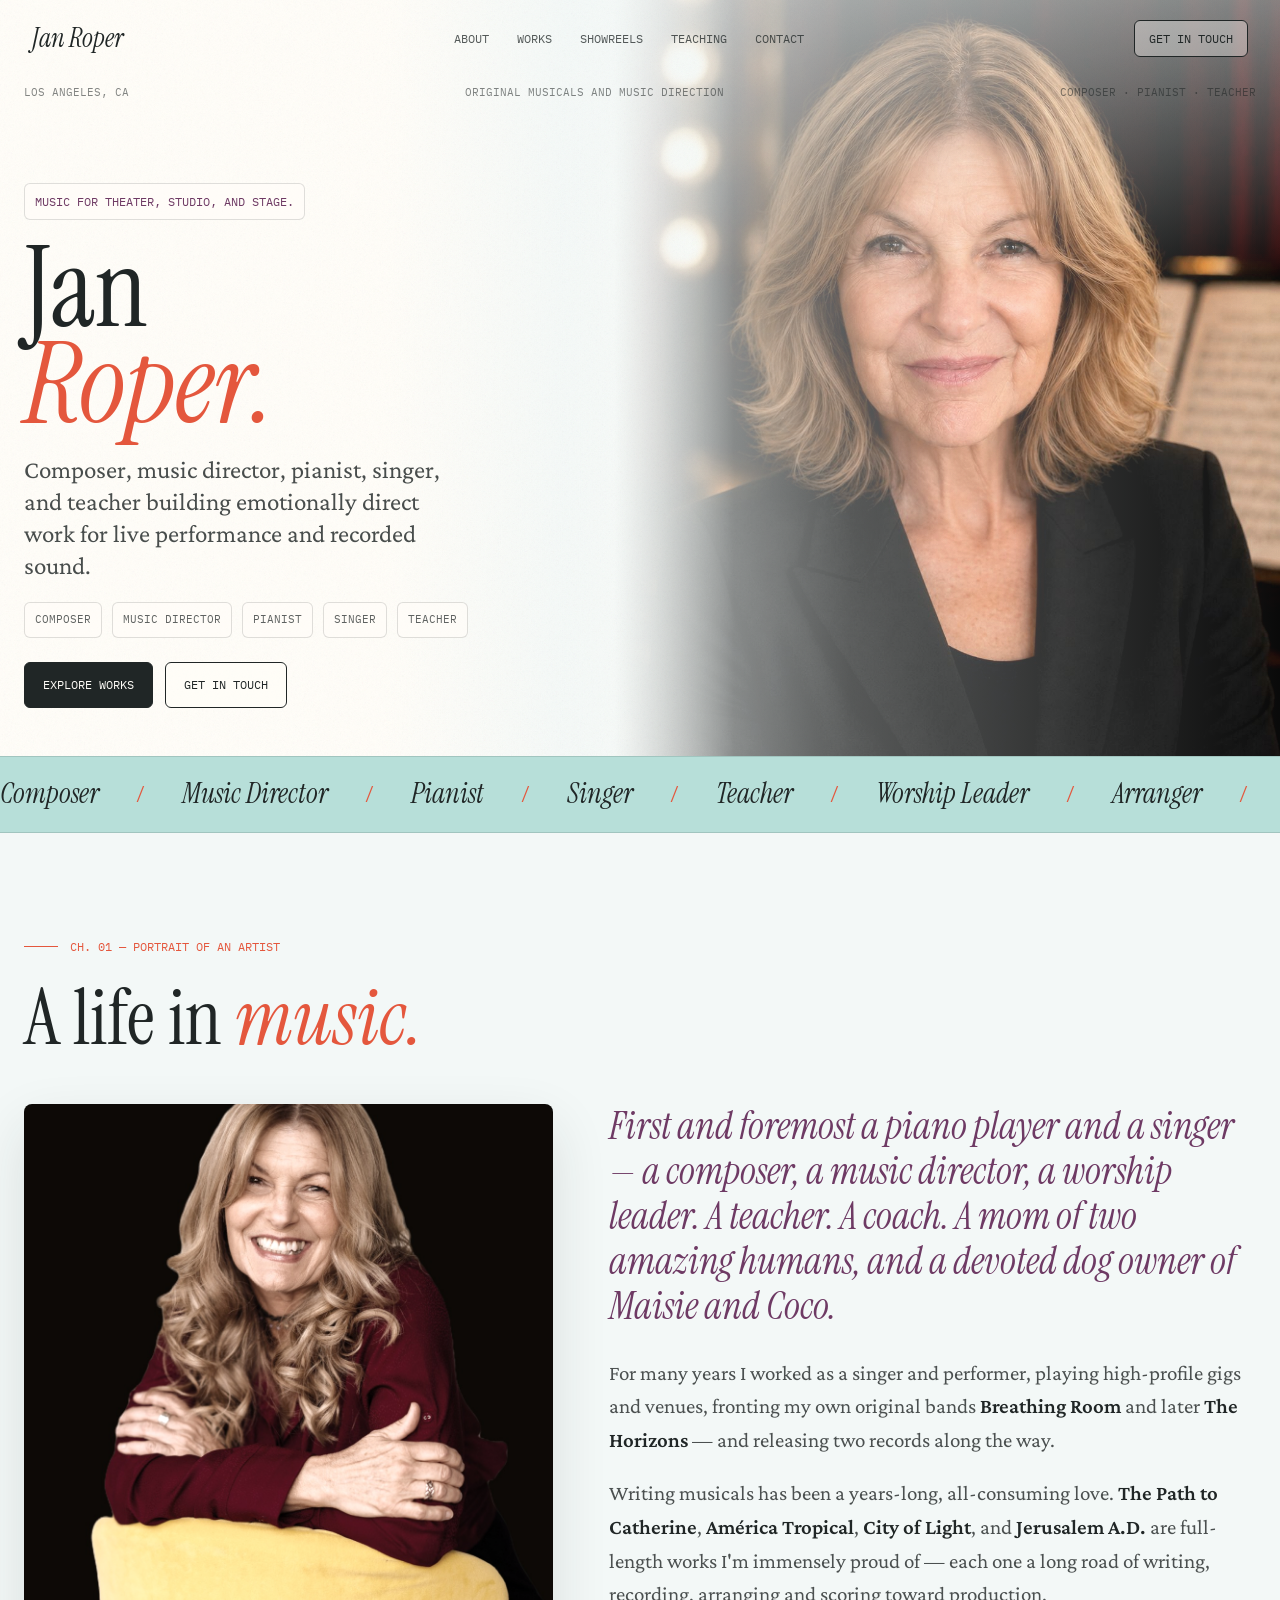
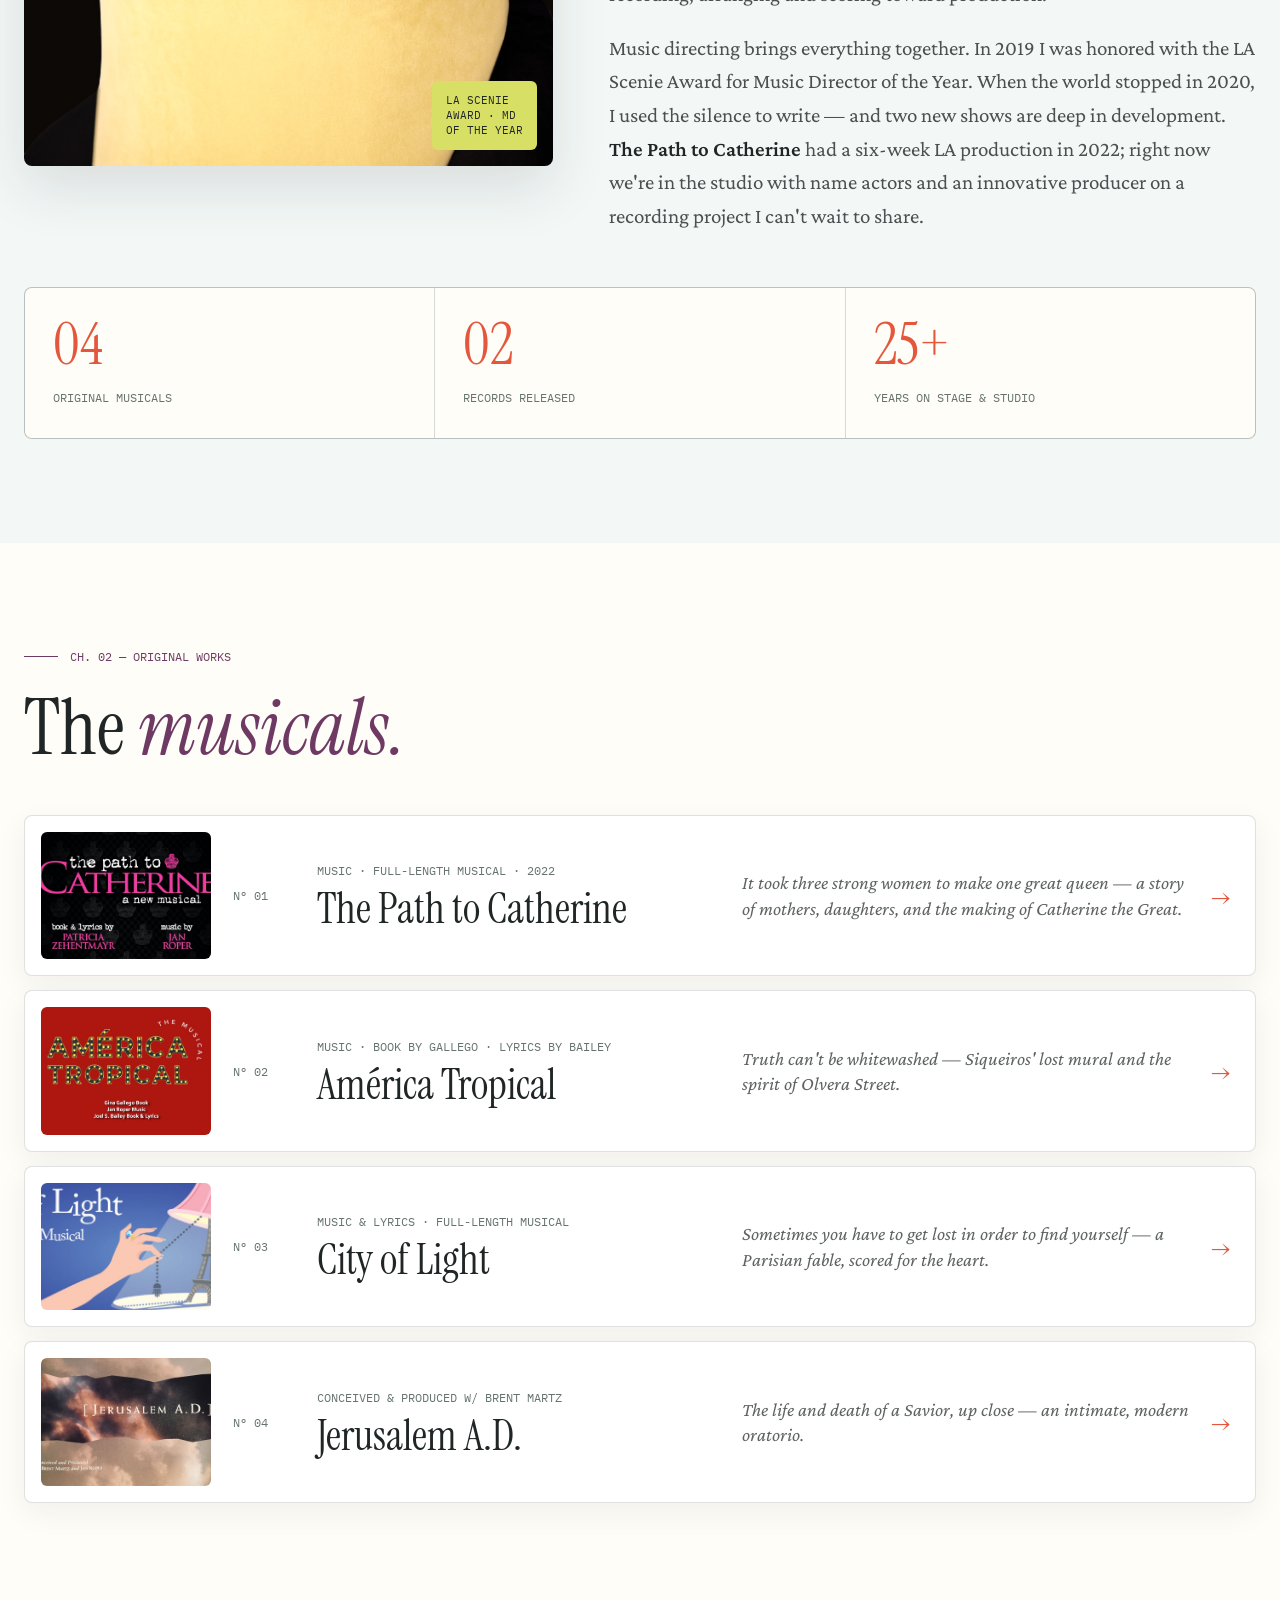
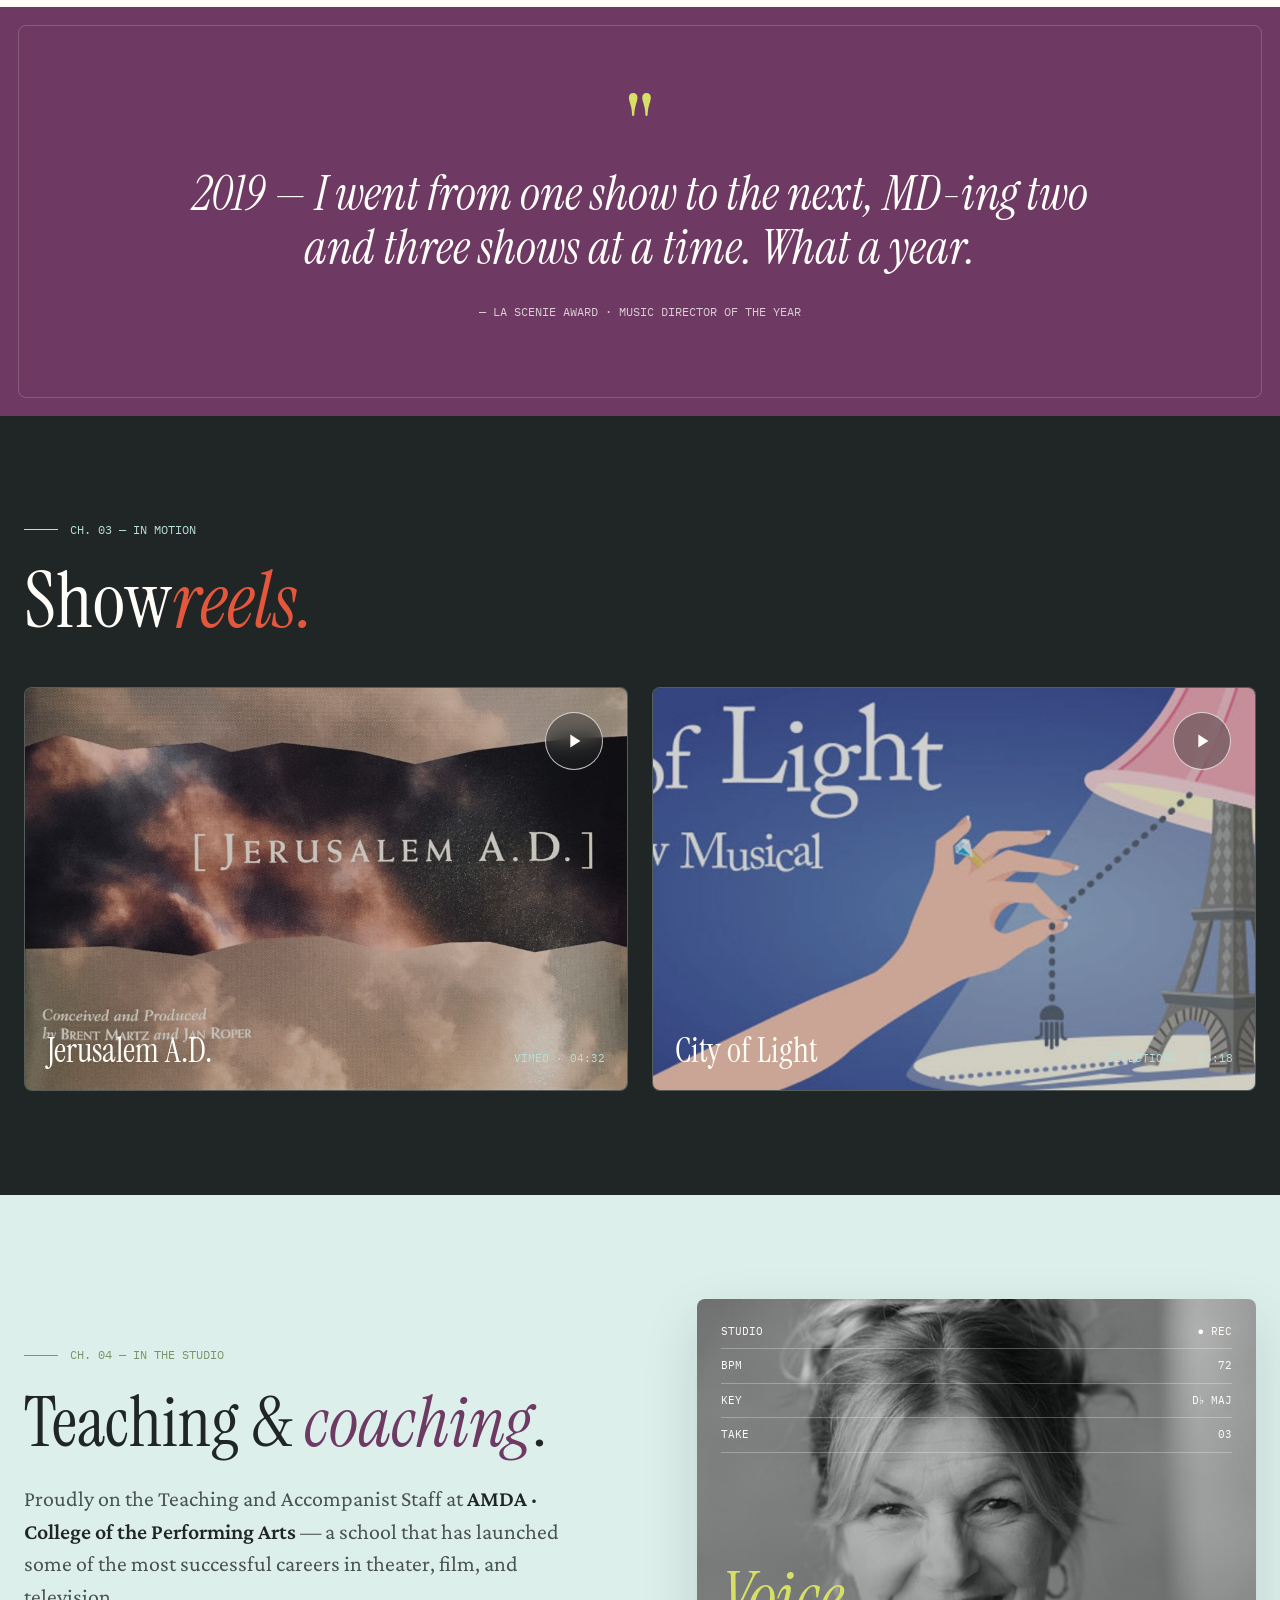
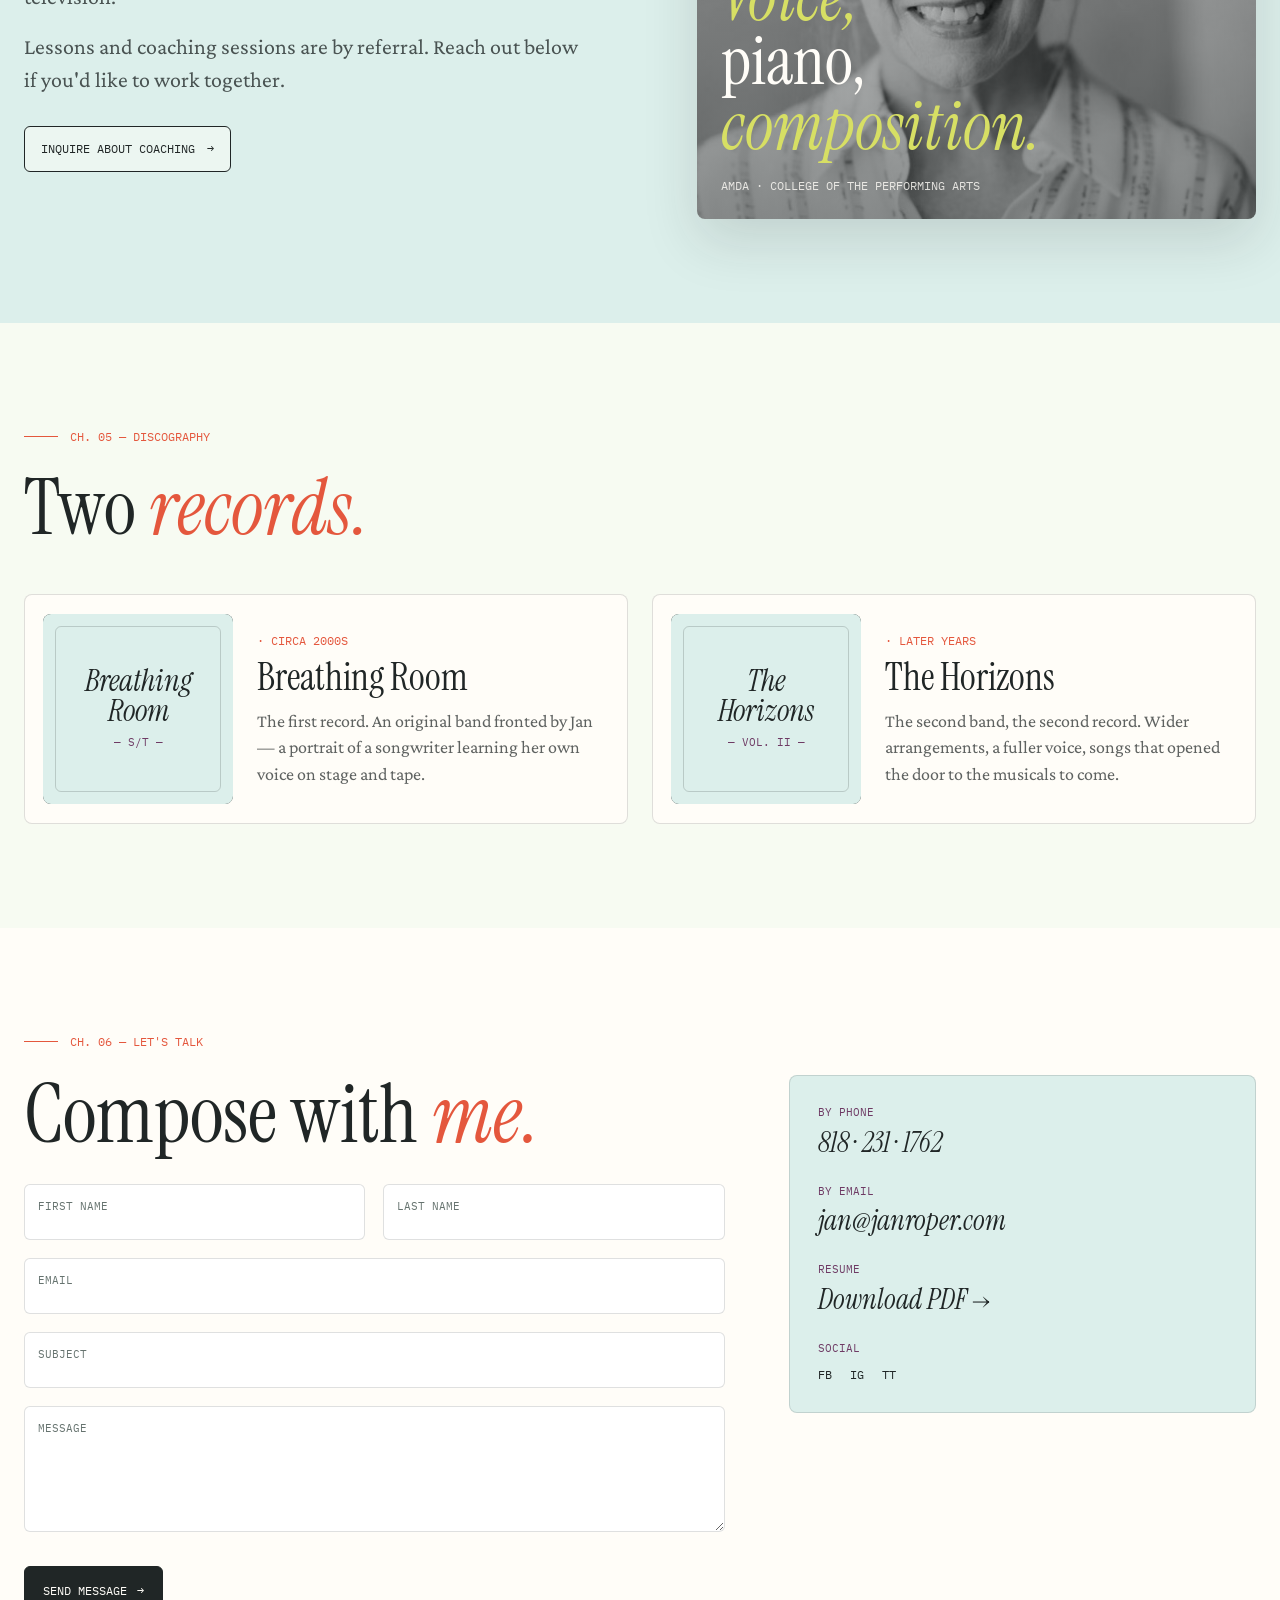
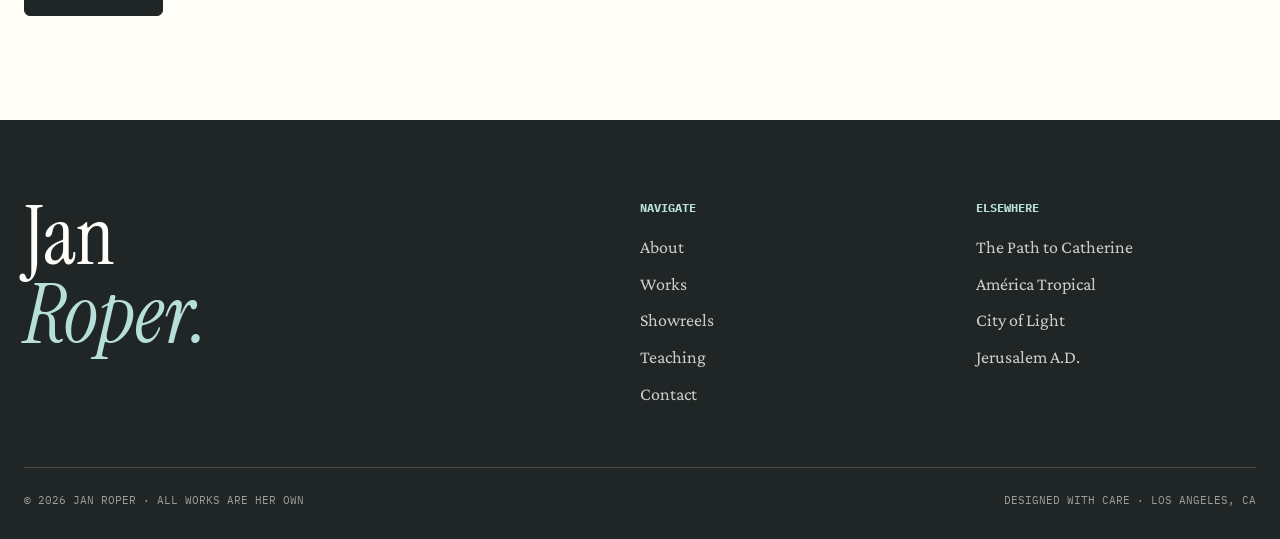
<file: index.html>
<!doctype html>
<html lang="en">
<head>
<meta charset="utf-8" />
<meta name="viewport" content="width=device-width, initial-scale=1" />
<title>Jan Roper — Composer · Music Director · Pianist</title>
<link rel="icon" href="data:,">
<link rel="preconnect" href="https://fonts.googleapis.com">
<link rel="preconnect" href="https://fonts.gstatic.com" crossorigin>
<link href="https://fonts.googleapis.com/css2?family=Instrument+Serif:ital@0;1&family=Crimson+Pro:ital,wght@0,300;0,400;0,500;0,600;1,400;1,500&family=IBM+Plex+Sans:wght@300;400;500;600&family=IBM+Plex+Mono:wght@300;400;500&display=swap" rel="stylesheet">
<link rel="stylesheet" href="styles.css">
<link href="https://fonts.googleapis.com/css2?family=Playfair+Display:ital,wght@0,400;0,500;1,400&family=Lora:ital@0;1&family=Fraunces:ital,wght@0,400;0,500;1,400&family=Bodoni+Moda:ital,wght@0,400;1,400&family=Cormorant+Garamond:ital,wght@0,400;1,400&display=swap" rel="stylesheet">
</head>
<body>

<!-- ============== NAV ============== -->
<nav class="nav">
  <a href="#top" class="nav-logo">Jan Roper</a>
  <div class="nav-links">
    <a href="#about">About</a>
    <a href="#works">Works</a>
    <a href="#reels">Showreels</a>
    <a href="#teaching">Teaching</a>
    <a href="#contact">Contact</a>
  </div>
  <a href="#contact" class="nav-cta">Get in touch</a>
</nav>

<!-- ============== HERO ============== -->
<header id="top" class="hero">
  <figure class="hero-portrait">
    <img src="images/jan-hero.jpg" alt="Jan Roper portrait" />
  </figure>
  <div class="hero-grain"></div>
  <div class="hero-marquee-top">
    <span>Los Angeles, CA</span>
    <span>Original musicals and music direction</span>
    <span>Composer · Pianist · Teacher</span>
  </div>

  <div class="hero-content">
    <div class="hero-left">
      <p class="hero-kicker">Music for theater, studio, and stage.</p>
      <h1 class="hero-name">
        <span class="first">Jan</span>
        <span class="last">Roper.</span>
      </h1>
      <p class="hero-copy">Composer, music director, pianist, singer, and teacher building emotionally direct work for live performance and recorded sound.</p>
      <div class="hero-roles">
        <span>Composer</span>
        <span>Music Director</span>
        <span>Pianist</span>
        <span>Singer</span>
        <span>Teacher</span>
      </div>
      <div class="hero-actions">
        <a class="button primary" href="#works">Explore works</a>
        <a class="button secondary" href="#contact">Get in touch</a>
      </div>
    </div>
  </div>
</header>

<!-- ============== TICKER ============== -->
<section class="ticker" aria-hidden="true">
  <div class="ticker-track">
    <span>Composer</span><span>Music Director</span><span>Pianist</span><span>Singer</span><span>Teacher</span><span>Worship Leader</span><span>Arranger</span><span>Recording Engineer</span>
    <span>Composer</span><span>Music Director</span><span>Pianist</span><span>Singer</span><span>Teacher</span><span>Worship Leader</span><span>Arranger</span><span>Recording Engineer</span>
  </div>
</section>

<!-- ============== ABOUT ============== -->
<section id="about" class="about section">
  <div class="section-meta reveal">CH. 01 — Portrait of an artist</div>
  <h2 class="section-h reveal reveal-1">A life in <em style="color:var(--copper); font-style:italic">music.</em></h2>

  <div class="about-grid">
    <figure class="about-portrait reveal reveal-2">
      <img src="images/jan-portrait.jpg" alt="Jan Roper" />
      <div class="stamp">LA Scenie<br/>Award · MD<br/>of the Year</div>
    </figure>

    <div class="about-text reveal reveal-3">
      <p class="lead">First and foremost a piano player and a singer — a composer, a music director, a worship leader. A teacher. A coach. A mom of two amazing humans, and a devoted dog owner of Maisie and Coco.</p>
      <p>For many years I worked as a singer and performer, playing high-profile gigs and venues, fronting my own original bands <strong>Breathing Room</strong> and later <strong>The Horizons</strong> — and releasing two records along the way.</p>
      <p>Writing musicals has been a years-long, all-consuming love. <strong>The Path to Catherine</strong>, <strong>América Tropical</strong>, <strong>City of Light</strong>, and <strong>Jerusalem A.D.</strong> are full-length works I'm immensely proud of — each one a long road of writing, recording, arranging and scoring toward production.</p>
      <p>Music directing brings everything together. In 2019 I was honored with the LA Scenie Award for Music Director of the Year. When the world stopped in 2020, I used the silence to write — and two new shows are deep in development. <strong>The Path to Catherine</strong> had a six-week LA production in 2022; right now we're in the studio with name actors and an innovative producer on a recording project I can't wait to share.</p>
    </div>
  </div>

  <div class="about-stats reveal">
    <div class="stat"><span class="num">04</span><span class="lbl">Original Musicals</span></div>
    <div class="stat"><span class="num">02</span><span class="lbl">Records Released</span></div>
    <div class="stat"><span class="num">25+</span><span class="lbl">Years on Stage &amp; Studio</span></div>
  </div>
</section>

<!-- ============== WORKS ============== -->
<section id="works" class="works section">
  <div class="section-meta reveal">CH. 02 — Original works</div>
  <h2 class="section-h reveal reveal-1">The <em style="font-style:italic; color:var(--burgundy)">musicals.</em></h2>

  <div class="works-list">
    <a href="https://thepathtocatherine.com" target="_blank" class="work-row reveal" data-preview="images/path-to-catherine.jpg">
      <img class="work-thumb" src="images/path-to-catherine.jpg" alt="The Path to Catherine artwork" />
      <div class="work-num">N° 01</div>
      <div class="work-title-block">
        <div class="work-tag">Music · Full-length musical · 2022</div>
        <div class="work-title">The Path to Catherine</div>
      </div>
      <div class="work-tagline">It took three strong women to make one great queen — a story of mothers, daughters, and the making of Catherine the Great.</div>
      <span class="work-arrow">→</span>
    </a>

    <a href="https://americatropicalmusical.com" target="_blank" class="work-row reveal" data-preview="images/america-tropical.jpg">
      <img class="work-thumb" src="images/america-tropical.jpg" alt="América Tropical artwork" />
      <div class="work-num">N° 02</div>
      <div class="work-title-block">
        <div class="work-tag">Music · Book by Gallego · Lyrics by Bailey</div>
        <div class="work-title">América Tropical</div>
      </div>
      <div class="work-tagline">Truth can't be whitewashed — Siqueiros' lost mural and the spirit of Olvera Street.</div>
      <span class="work-arrow">→</span>
    </a>

    <a href="https://www.cityoflightmusical.com" target="_blank" class="work-row reveal" data-preview="images/city-of-light.jpg">
      <img class="work-thumb" src="images/city-of-light.jpg" alt="City of Light artwork" />
      <div class="work-num">N° 03</div>
      <div class="work-title-block">
        <div class="work-tag">Music &amp; lyrics · Full-length musical</div>
        <div class="work-title">City of Light</div>
      </div>
      <div class="work-tagline">Sometimes you have to get lost in order to find yourself — a Parisian fable, scored for the heart.</div>
      <span class="work-arrow">→</span>
    </a>

    <a href="https://vimeo.com/800712864" target="_blank" class="work-row reveal" data-preview="images/jerusalem.jpg">
      <img class="work-thumb" src="images/jerusalem.jpg" alt="Jerusalem A.D. artwork" />
      <div class="work-num">N° 04</div>
      <div class="work-title-block">
        <div class="work-tag">Conceived &amp; produced w/ Brent Martz</div>
        <div class="work-title">Jerusalem A.D.</div>
      </div>
      <div class="work-tagline">The life and death of a Savior, up close — an intimate, modern oratorio.</div>
      <span class="work-arrow">→</span>
    </a>
  </div>
</section>

<div id="work-preview" class="work-preview" aria-hidden="true"></div>

<!-- ============== QUOTE BAND ============== -->
<section class="quote-band">
  <div class="marks">"</div>
  <blockquote class="reveal">2019 — I went from one show to the next, MD-ing two and three shows at a time. What a year.</blockquote>
  <cite class="reveal reveal-1">— LA Scenie Award · Music Director of the Year</cite>
</section>

<!-- ============== REELS ============== -->
<section id="reels" class="reels section">
  <div class="section-meta reveal">CH. 03 — In motion</div>
  <h2 class="section-h reveal reveal-1">Show<em style="font-style:italic; color:var(--copper)">reels.</em></h2>

  <div class="reels-grid">
    <a href="https://vimeo.com/800712864" target="_blank" class="reel-card reveal reveal-1">
      <img src="images/jerusalem.jpg" alt="Jerusalem A.D. reel" />
      <div class="play"><svg viewBox="0 0 24 24"><path d="M8 5v14l11-7z"/></svg></div>
      <div class="reel-meta">
        <div class="reel-title">Jerusalem A.D.</div>
        <div class="reel-tag">Vimeo · 04:32</div>
      </div>
    </a>
    <a href="https://www.cityoflightmusical.com" target="_blank" class="reel-card reveal reveal-2">
      <img src="images/city-of-light.jpg" alt="City of Light reel" />
      <div class="play"><svg viewBox="0 0 24 24"><path d="M8 5v14l11-7z"/></svg></div>
      <div class="reel-meta">
        <div class="reel-title">City of Light</div>
        <div class="reel-tag">Selections · 03:18</div>
      </div>
    </a>
  </div>
</section>

<!-- ============== TEACHING ============== -->
<section id="teaching" class="teaching section">
  <div class="teaching-inner">
    <div>
      <div class="section-meta reveal">CH. 04 — In the studio</div>
      <h2 class="reveal reveal-1">Teaching &amp; <em>coaching</em>.</h2>
      <p class="reveal reveal-2">Proudly on the Teaching and Accompanist Staff at <strong>AMDA · College of the Performing Arts</strong> — a school that has launched some of the most successful careers in theater, film, and television.</p>
      <p class="reveal reveal-3" style="margin-top: 18px;">Lessons and coaching sessions are by referral. Reach out below if you'd like to work together.</p>
      <a href="#contact" class="badge reveal reveal-3">Inquire about coaching <span style="margin-left:4px">→</span></a>
    </div>
    <div class="teaching-art reveal reveal-2">
      <div class="credits">
        <div class="meter"><span>STUDIO</span><span>● REC</span></div>
        <div class="meter"><span>BPM</span><span>72</span></div>
        <div class="meter"><span>KEY</span><span>D♭ MAJ</span></div>
        <div class="meter"><span>TAKE</span><span>03</span></div>
      </div>
      <div class="big">
        <em>Voice,</em><br/>piano,<br/><em>composition.</em>
        <small>AMDA · College of the Performing Arts</small>
      </div>
    </div>
  </div>
</section>

<!-- ============== RECORDS ============== -->
<section class="records section">
  <div class="section-meta reveal">CH. 05 — Discography</div>
  <h2 class="section-h reveal reveal-1">Two <em style="font-style:italic; color:var(--copper)">records.</em></h2>

  <div class="records-grid">
    <article class="record reveal reveal-1">
      <div class="record-sleeve">
        <div class="vinyl"></div>
        <div class="cover">
          <span class="album-name">Breathing<br/>Room</span>
          <span class="album-band">— S/T —</span>
        </div>
      </div>
      <div class="record-info">
        <div class="year">·  CIRCA 2000s</div>
        <h3>Breathing Room</h3>
        <p>The first record. An original band fronted by Jan — a portrait of a songwriter learning her own voice on stage and tape.</p>
      </div>
    </article>

    <article class="record reveal reveal-2">
      <div class="record-sleeve">
        <div class="vinyl"></div>
        <div class="cover">
          <span class="album-name">The<br/>Horizons</span>
          <span class="album-band">— Vol. II —</span>
        </div>
      </div>
      <div class="record-info">
        <div class="year">· LATER YEARS</div>
        <h3>The Horizons</h3>
        <p>The second band, the second record. Wider arrangements, a fuller voice, songs that opened the door to the musicals to come.</p>
      </div>
    </article>
  </div>
</section>

<!-- ============== CONTACT ============== -->
<section id="contact" class="contact section">
  <div class="section-meta reveal">CH. 06 — Let's talk</div>

  <div class="contact-grid">
    <div>
      <h2 class="reveal reveal-1">Compose with <em>me.</em></h2>
      <form class="contact-form reveal reveal-2" onsubmit="event.preventDefault(); this.querySelector('button').textContent = 'Sent - talk soon';">
        <div class="field"><input type="text" id="fn" placeholder=" " required /><label for="fn">First name</label></div>
        <div class="field"><input type="text" id="ln" placeholder=" " required /><label for="ln">Last name</label></div>
        <div class="field full"><input type="email" id="em" placeholder=" " required /><label for="em">Email</label></div>
        <div class="field full"><input type="text" id="sb" placeholder=" " /><label for="sb">Subject</label></div>
        <div class="field full"><textarea id="ms" placeholder=" " required></textarea><label for="ms">Message</label></div>
        <div class="full"><button type="submit" class="submit-btn">Send message <span>→</span></button></div>
      </form>
    </div>

    <aside class="contact-side reveal reveal-3">
      <div class="label">By phone</div>
      <a class="val" href="tel:8182311762">818 · 231 · 1762</a>
      <div class="label">By email</div>
      <a class="val" href="mailto:jan@janroper.com">jan@janroper.com</a>
      <div class="label">Resume</div>
      <a class="val" href="https://www.janroper.com/_files/ugd/aec641_14ad6aeba1d54260bba329073839c3d4.pdf" target="_blank">Download PDF →</a>
      <div class="label" style="margin-top: 24px;">Social</div>
      <div style="display:flex; gap: 18px; margin-top: 8px; font-family: var(--mono); font-size: 12px; letter-spacing: 0; text-transform: uppercase;">
        <a href="https://www.facebook.com/jan.roper2" target="_blank">FB</a>
        <a href="https://www.instagram.com/janropermusic/" target="_blank">IG</a>
        <a href="https://www.tiktok.com/@pathtocatherinemusical" target="_blank">TT</a>
      </div>
    </aside>
  </div>
</section>

<!-- ============== FOOTER ============== -->
<footer class="footer">
  <div class="footer-inner">
    <div class="footer-mark">Jan<br/><em>Roper.</em></div>
    <div>
      <h4>Navigate</h4>
      <ul>
        <li><a href="#about">About</a></li>
        <li><a href="#works">Works</a></li>
        <li><a href="#reels">Showreels</a></li>
        <li><a href="#teaching">Teaching</a></li>
        <li><a href="#contact">Contact</a></li>
      </ul>
    </div>
    <div>
      <h4>Elsewhere</h4>
      <ul>
        <li><a href="https://thepathtocatherine.com" target="_blank">The Path to Catherine</a></li>
        <li><a href="https://americatropicalmusical.com" target="_blank">América Tropical</a></li>
        <li><a href="https://www.cityoflightmusical.com" target="_blank">City of Light</a></li>
        <li><a href="https://vimeo.com/800712864" target="_blank">Jerusalem A.D.</a></li>
      </ul>
    </div>
  </div>
  <div class="footer-base">
    <span>© 2026 Jan Roper · All works are her own</span>
    <span>Designed with care · Los Angeles, CA</span>
  </div>
</footer>

<script src="app.js"></script>
</body>
</html>
</file>
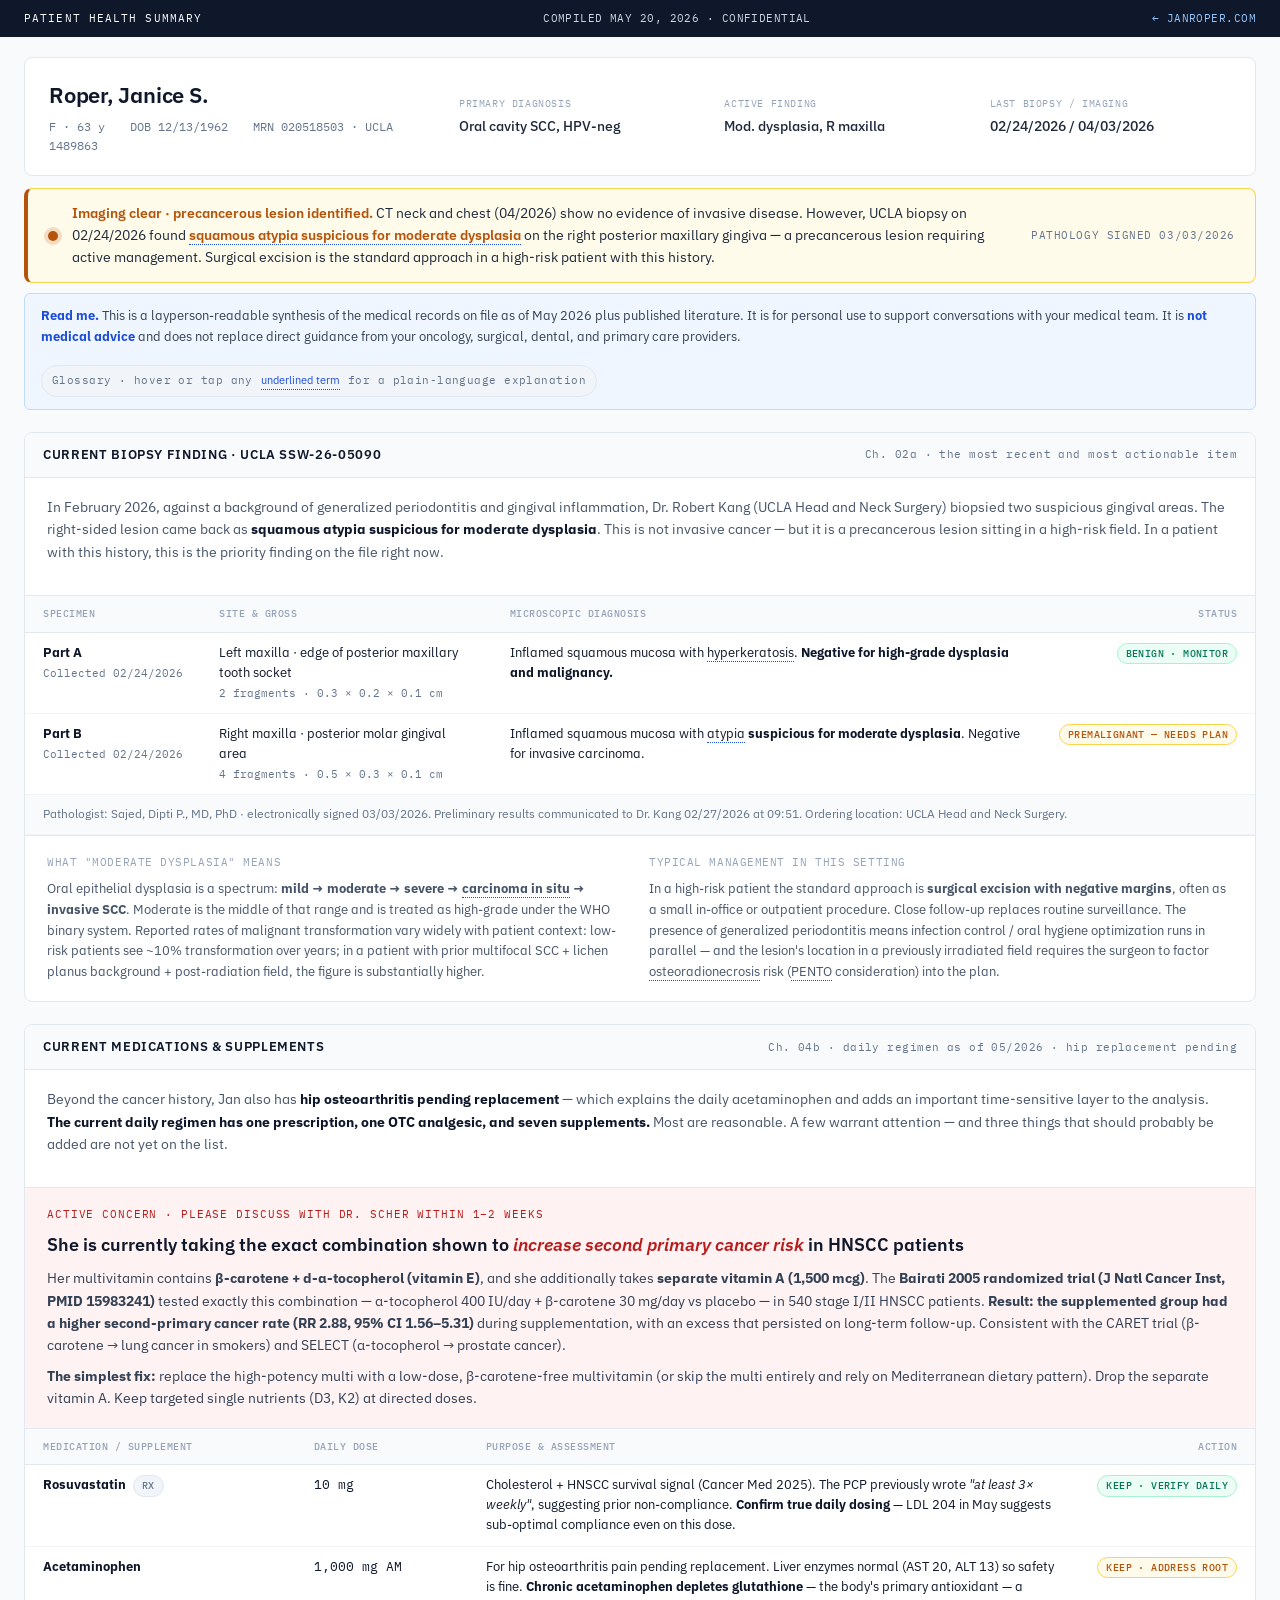
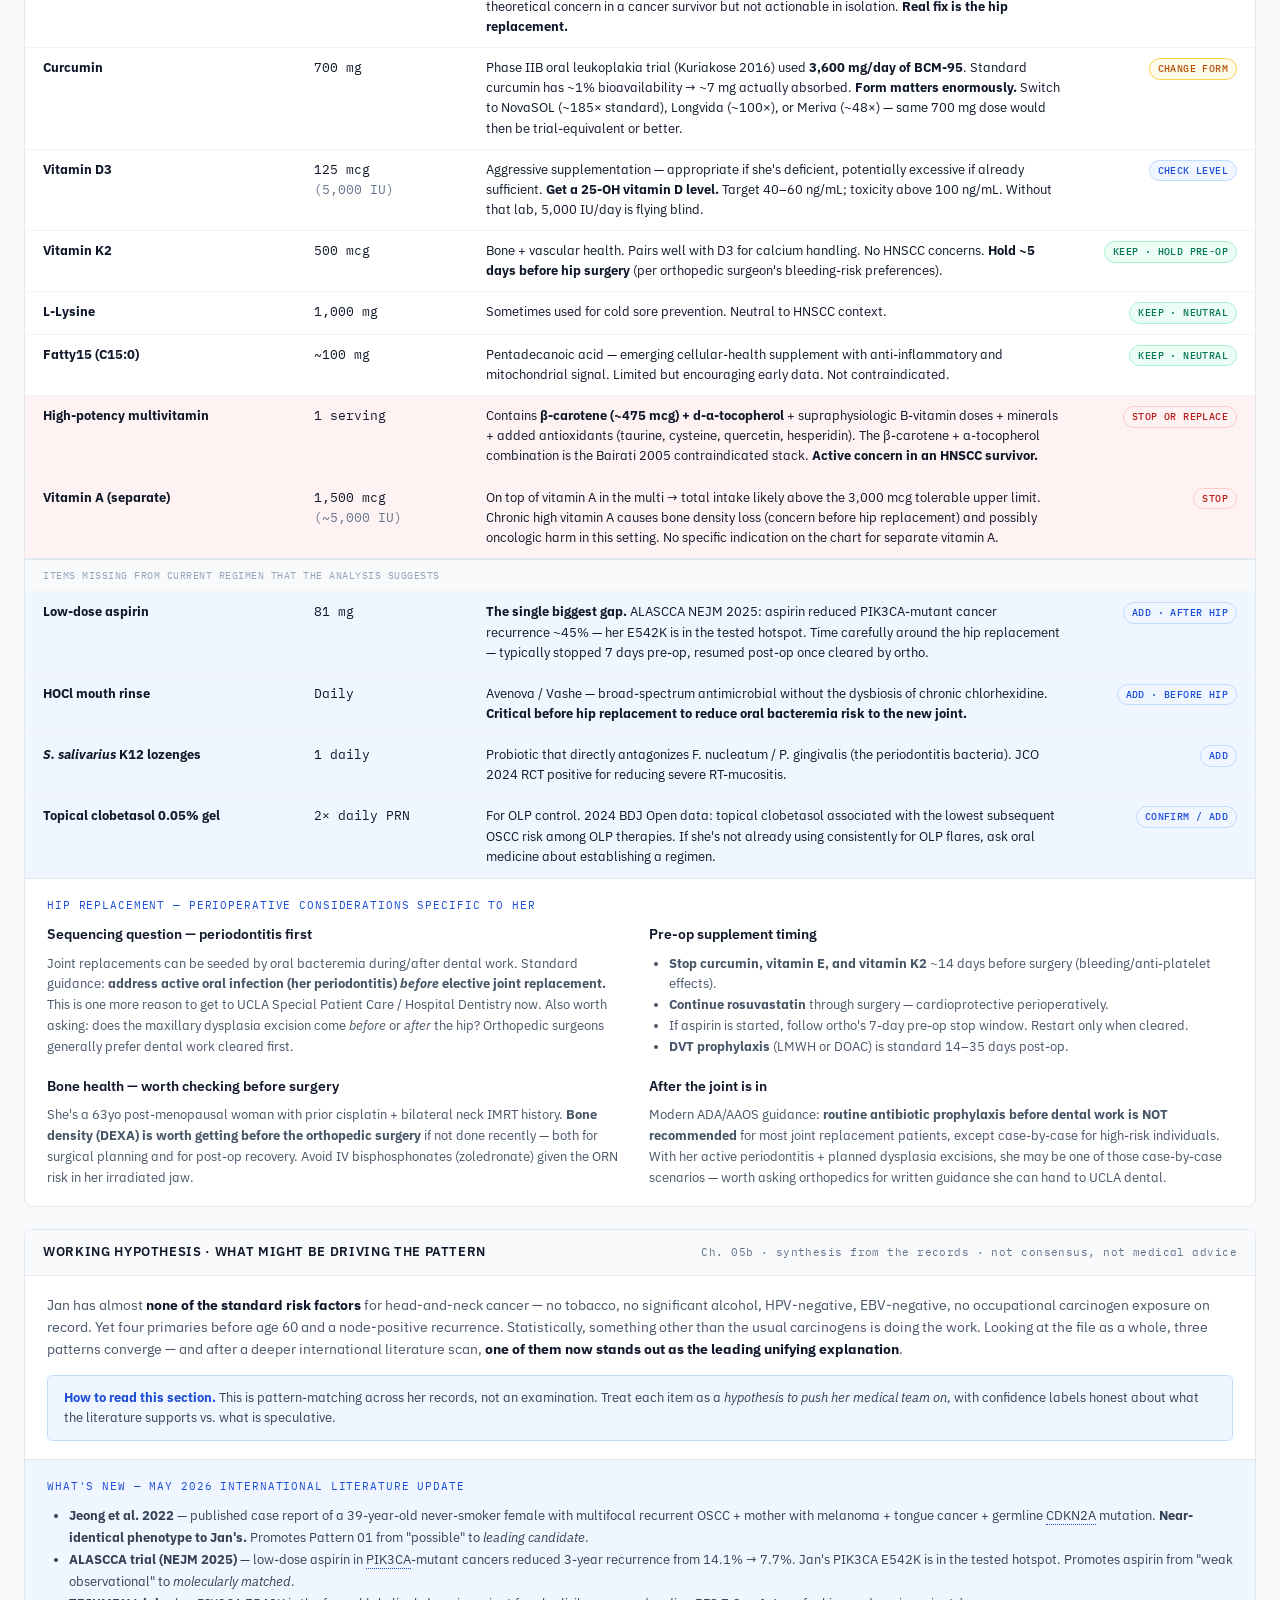
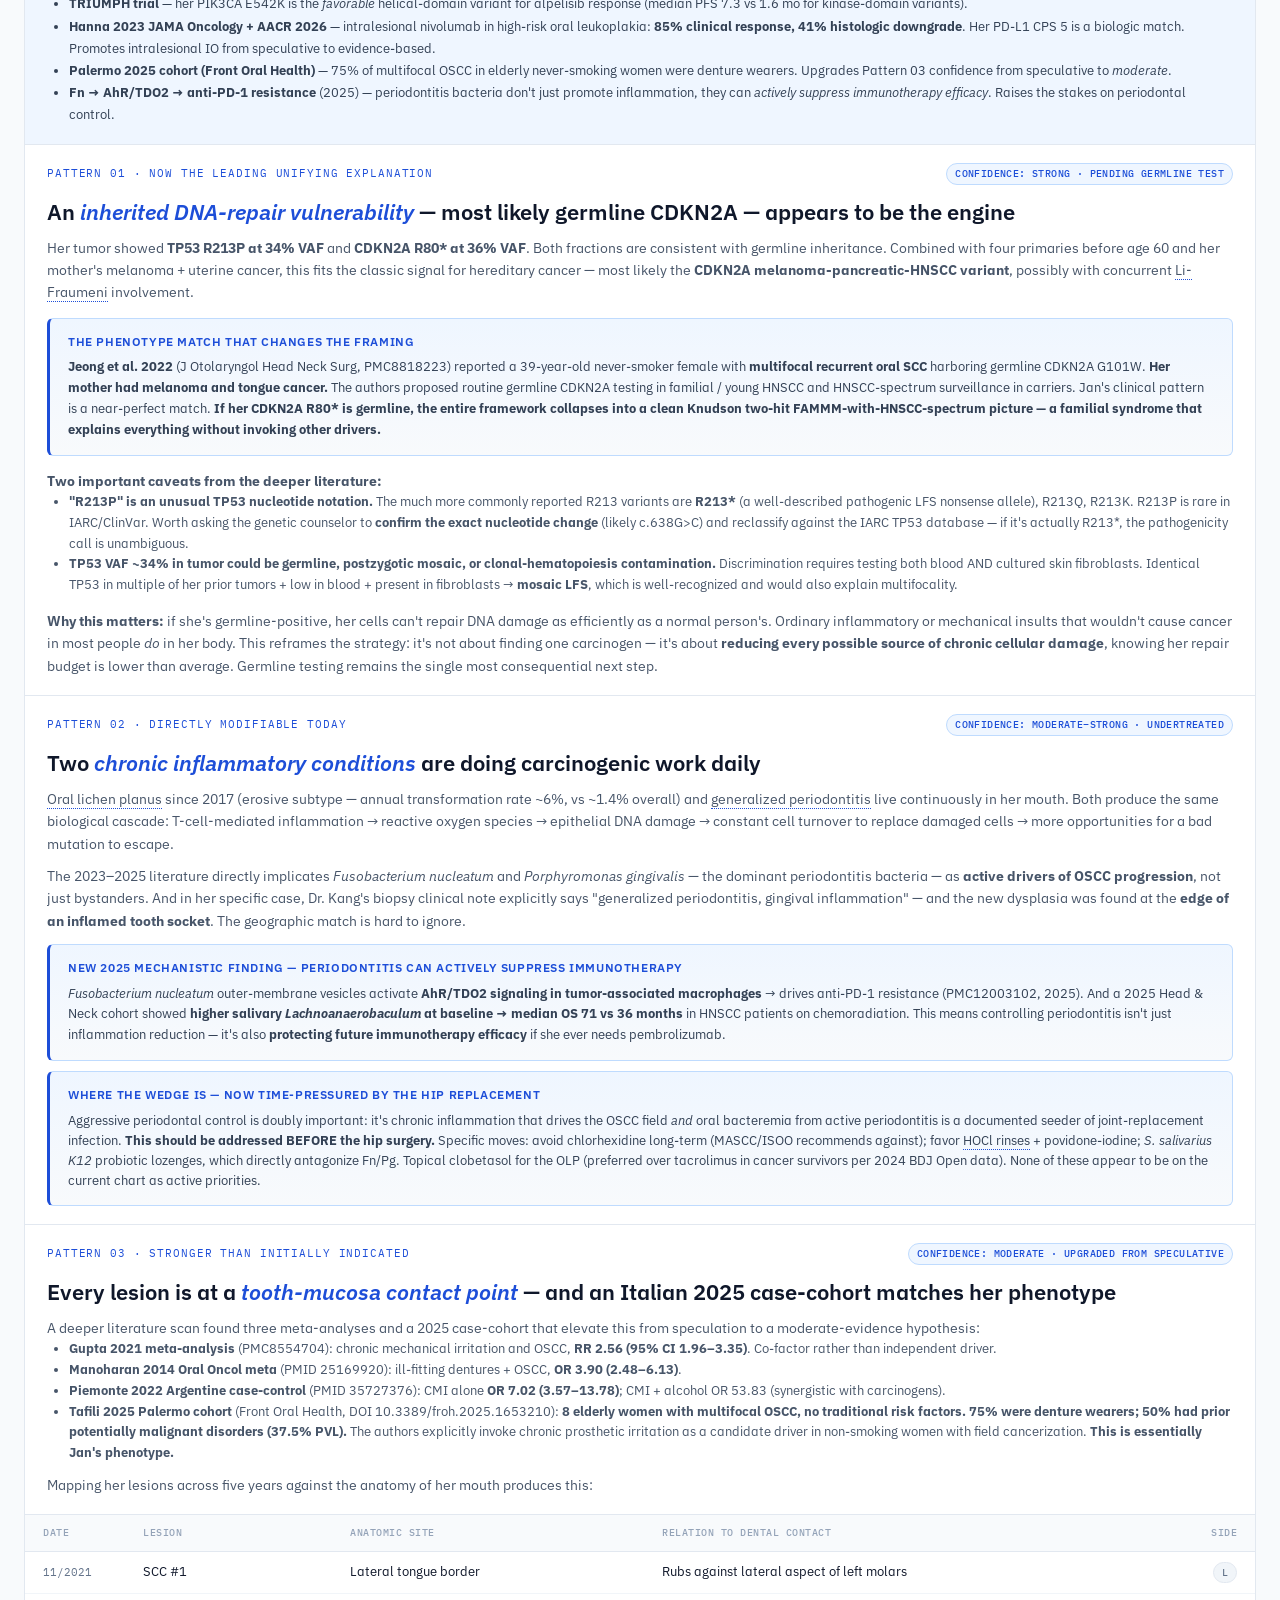
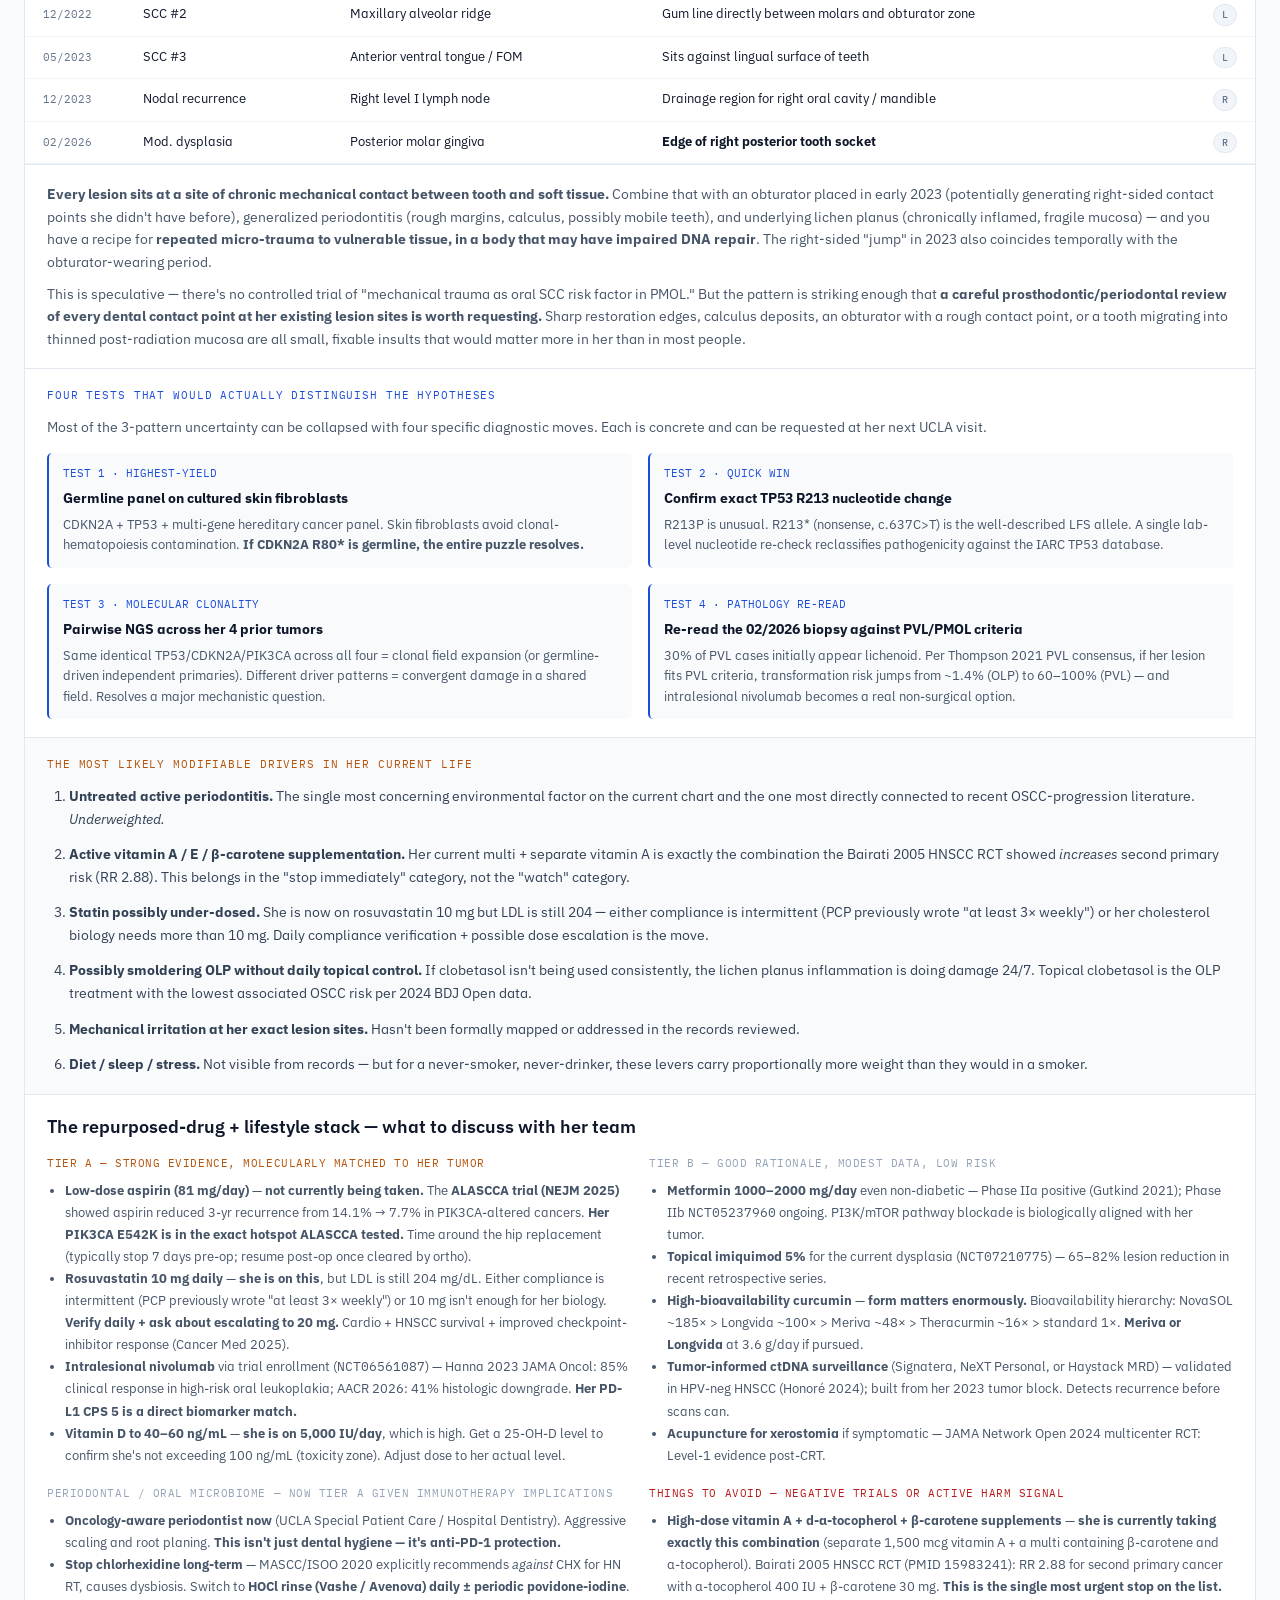
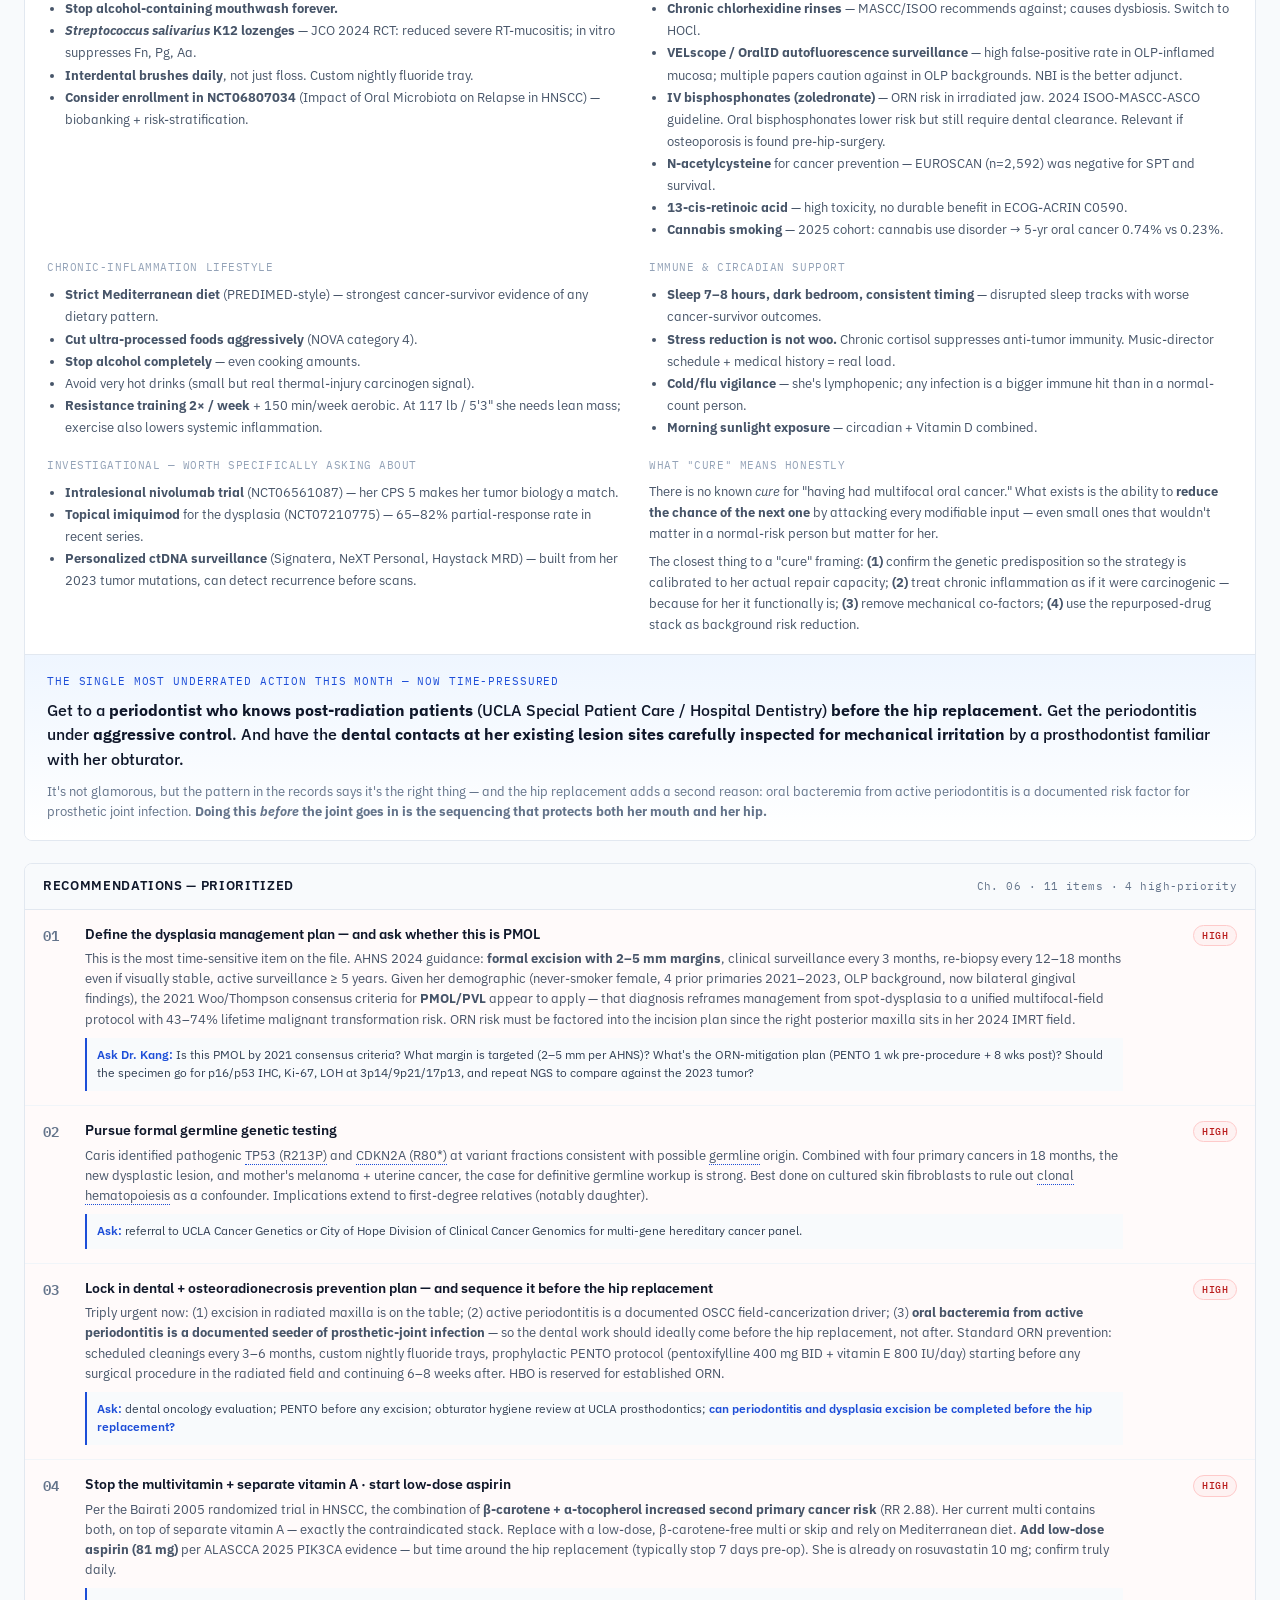
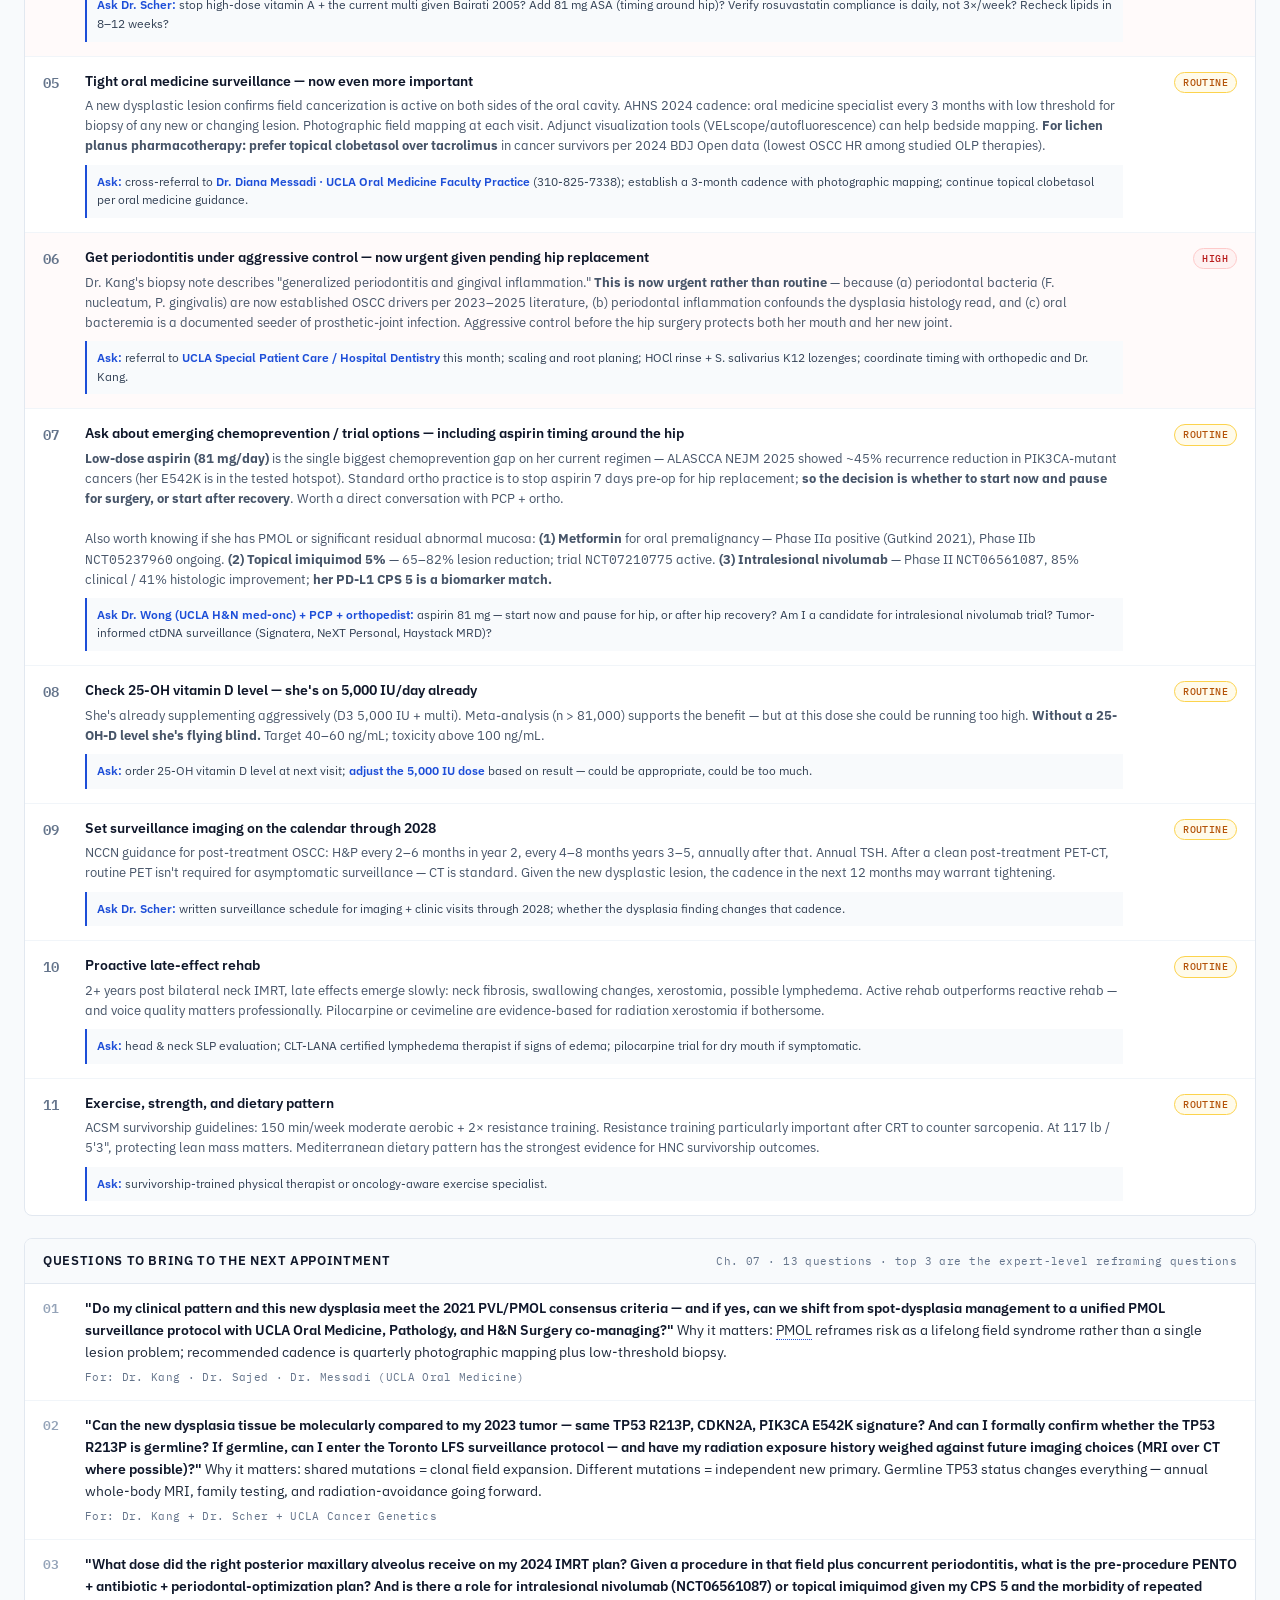
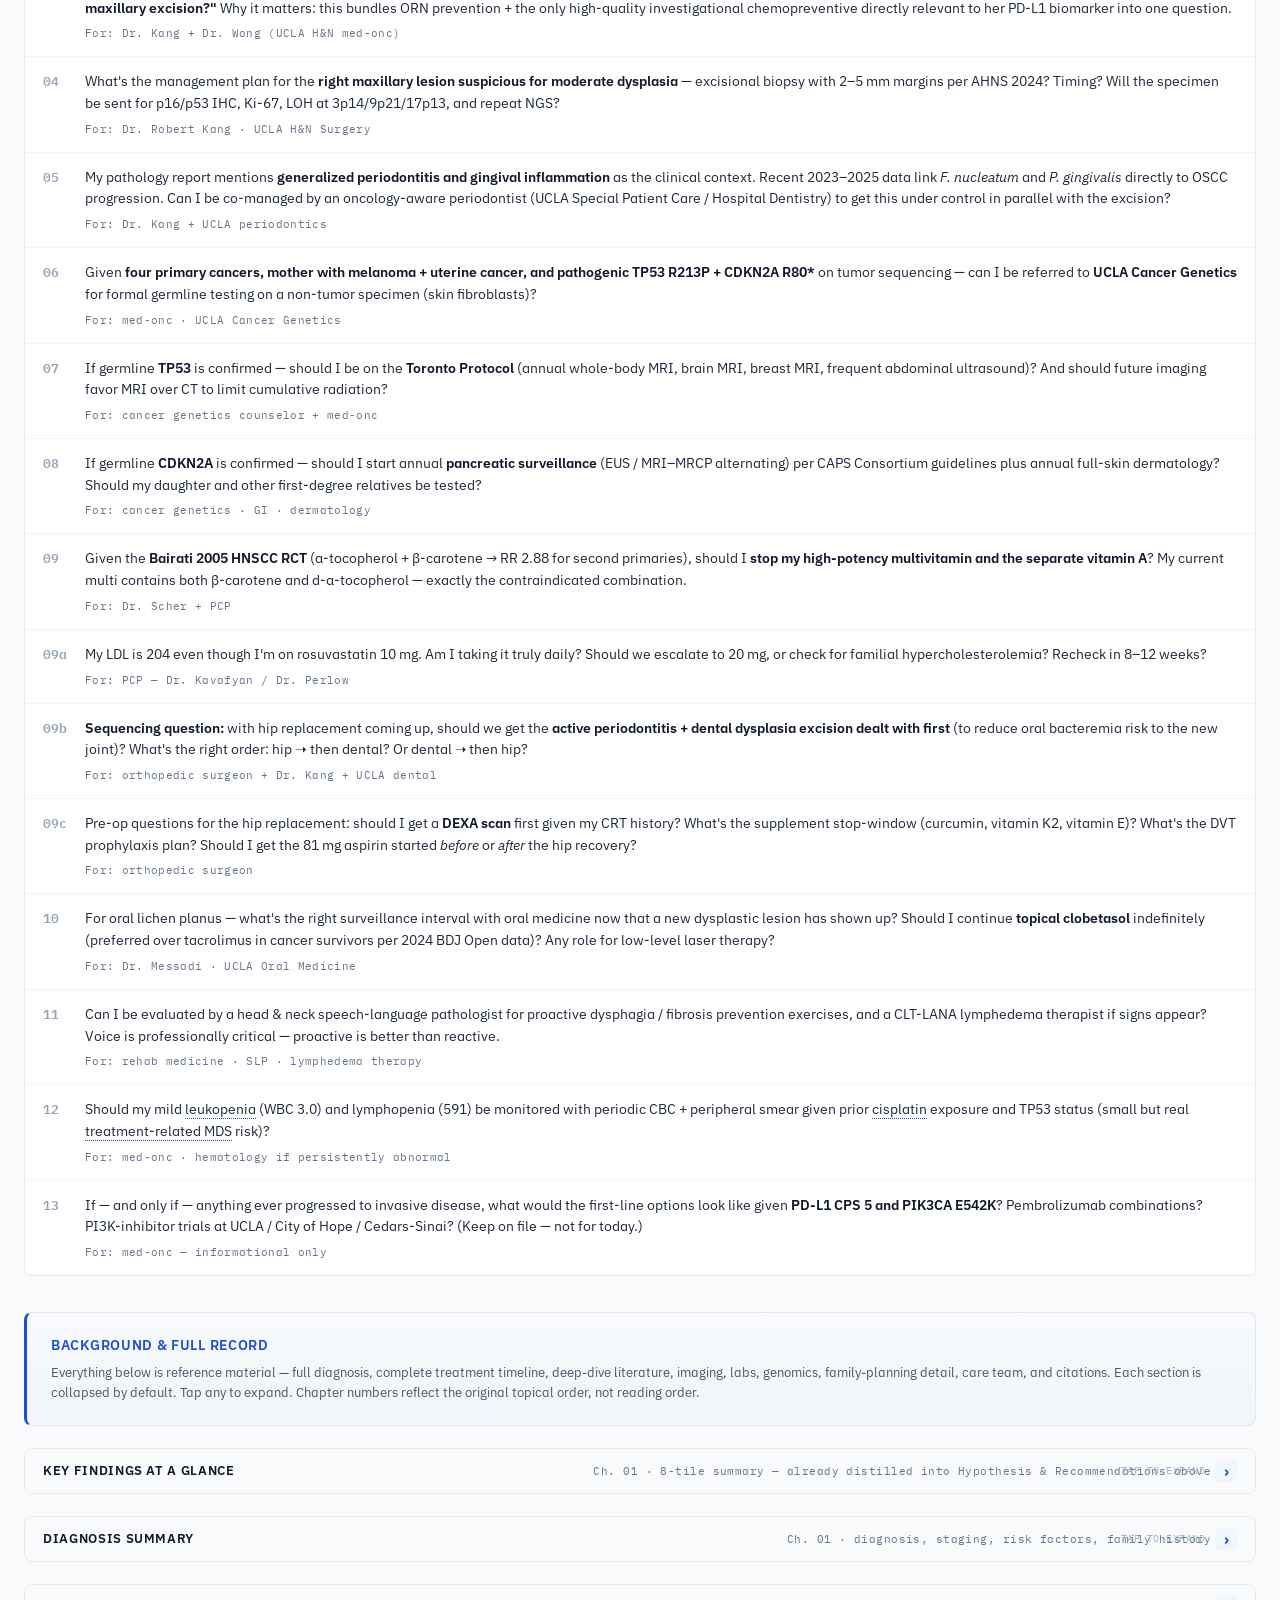
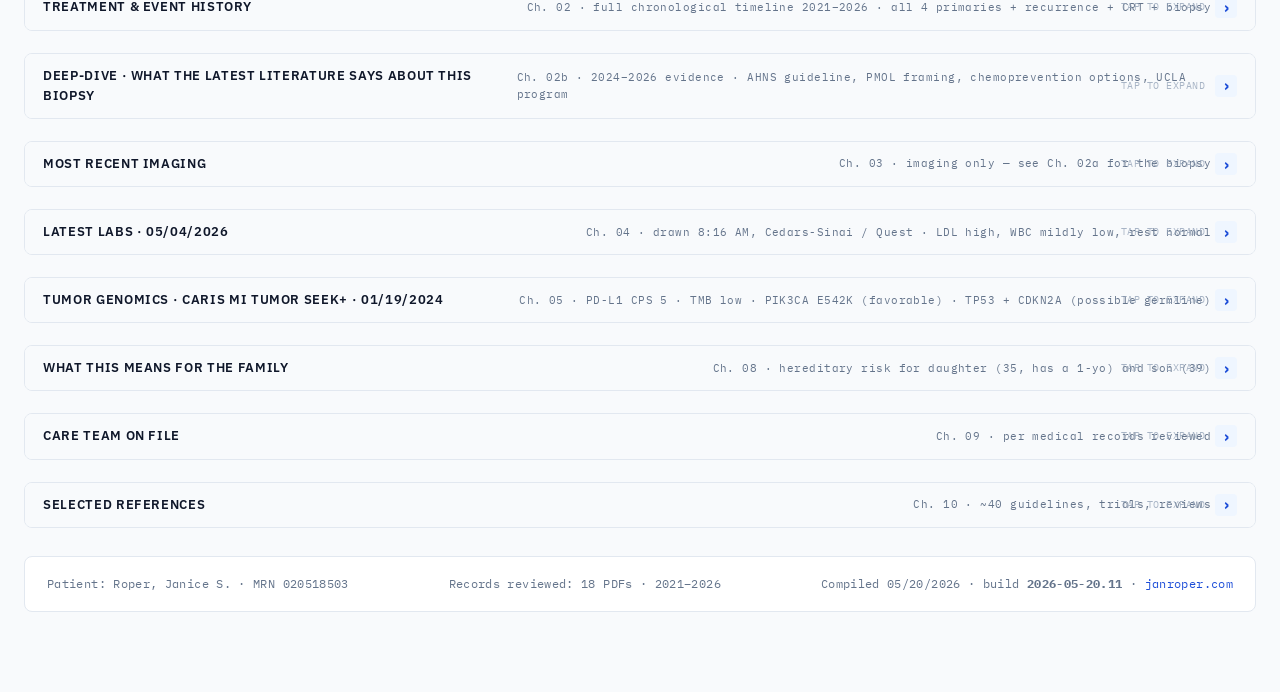
<file: cancer/index.html>
<!doctype html>
<html lang="en">
<head>
<meta charset="utf-8" />
<meta name="viewport" content="width=device-width, initial-scale=1" />
<title>Patient Health Summary — J. Roper</title>
<meta name="robots" content="noindex, nofollow">
<!-- Cache control — make sure browsers re-check for updates -->
<meta http-equiv="Cache-Control" content="no-cache, no-store, must-revalidate, max-age=0">
<meta http-equiv="Pragma" content="no-cache">
<meta http-equiv="Expires" content="0">
<meta name="build-version" content="2026-05-20.11">
<link rel="icon" href="data:,">
<link rel="preconnect" href="https://fonts.googleapis.com">
<link rel="preconnect" href="https://fonts.gstatic.com" crossorigin>
<link href="https://fonts.googleapis.com/css2?family=IBM+Plex+Sans:wght@300;400;500;600;700&family=IBM+Plex+Mono:wght@300;400;500;600&display=swap" rel="stylesheet">
<link rel="stylesheet" href="cancer.css?v=2026-05-20.11">
<script>
// Light-touch cache-buster: if the page came from cache and the user hits reload,
// force a fresh fetch of the HTML by appending a timestamp once per session.
(function() {
  try {
    var url = new URL(window.location.href);
    if (!url.searchParams.has('v') && performance && performance.getEntriesByType) {
      var nav = performance.getEntriesByType('navigation')[0];
      if (nav && nav.type === 'reload') {
        url.searchParams.set('v', Date.now());
        window.location.replace(url.toString());
      }
    }
  } catch (e) { /* no-op */ }
})();
</script>
</head>
<body>

<!-- ============== TOP STRIP ============== -->
<div class="topbar">
  <div class="inner">
    <span class="brand">Patient Health Summary</span>
    <span>Compiled May 20, 2026 · Confidential</span>
    <a href="../index.html">← janroper.com</a>
  </div>
</div>

<main class="shell">

  <!-- ============== PATIENT HEADER ============== -->
  <header class="patient-header">
    <div>
      <h1>Roper, Janice S.</h1>
      <div class="demo">
        <span>F · 63 y</span>
        <span>DOB 12/13/1962</span>
        <span>MRN 020518503 · UCLA 1489863</span>
      </div>
    </div>
    <div>
      <div class="field-label">Primary diagnosis</div>
      <div class="field-value">Oral cavity SCC, HPV-neg</div>
    </div>
    <div>
      <div class="field-label">Active finding</div>
      <div class="field-value">Mod. dysplasia, R maxilla</div>
    </div>
    <div>
      <div class="field-label">Last biopsy / imaging</div>
      <div class="field-value">02/24/2026 / 04/03/2026</div>
    </div>
  </header>

  <!-- ============== STATUS BANNER ============== -->
  <div class="status-banner warn">
    <span class="indicator"></span>
    <span><strong>Imaging clear · precancerous lesion identified.</strong> CT neck and chest (04/2026) show no evidence of invasive disease. However, UCLA biopsy on 02/24/2026 found <strong><span class="term" data-tip="Dysplasia means abnormal-looking cells that aren't cancer yet but could become cancer. Mild is least worrying, severe is closest to cancer. Moderate is in the middle and treated as 'high-grade' (more concerning).">squamous atypia suspicious for moderate dysplasia</span></strong> on the right posterior maxillary gingiva — a precancerous lesion requiring active management. Surgical excision is the standard approach in a high-risk patient with this history.</span>
    <span class="when">Pathology signed 03/03/2026</span>
  </div>

  <div class="advisory">
    <strong>Read me.</strong> This is a layperson-readable synthesis of the medical records on file as of May 2026 plus published literature. It is for personal use to support conversations with your medical team. It is <strong>not medical advice</strong> and does not replace direct guidance from your oncology, surgical, dental, and primary care providers.
    <div style="margin-top: 8px;">
      <span class="glossary-hint">Glossary · hover or tap any <span class="demo">underlined term</span> for a plain-language explanation</span>
    </div>
  </div>

  <!-- Mobile chapter nav -->
  <details class="mobile-nav">
    <summary>Jump to chapter</summary>
    <ul class="nav-list">
      <li style="font-family: var(--mono); font-size: 9px; color: var(--muted); padding: 4px 10px; text-transform: uppercase; letter-spacing: 0.06em;">Current &amp; actionable</li>
      <li><a href="#ch-biopsy">Ch. 02a · Current biopsy</a></li>
      <li><a href="#ch-medications">Ch. 04b · Medications &amp; supplements</a></li>
      <li><a href="#ch-hypothesis">Ch. 05b · Working hypothesis</a></li>
      <li><a href="#ch-recommendations">Ch. 06 · Recommendations</a></li>
      <li><a href="#ch-questions">Ch. 07 · Doctor questions</a></li>
      <li style="font-family: var(--mono); font-size: 9px; color: var(--muted); padding: 4px 10px; text-transform: uppercase; letter-spacing: 0.06em; margin-top: 8px;">Background (collapsed)</li>
      <li><a href="#ch-findings">Ch. 01 · Key findings at a glance</a></li>
      <li><a href="#ch-diagnosis">Ch. 01 · Diagnosis summary</a></li>
      <li><a href="#ch-history">Ch. 02 · Treatment &amp; event history</a></li>
      <li><a href="#ch-research">Ch. 02b · Deep-dive literature</a></li>
      <li><a href="#ch-imaging">Ch. 03 · Most recent imaging</a></li>
      <li><a href="#ch-labs">Ch. 04 · Latest labs</a></li>
      <li><a href="#ch-genomics">Ch. 05 · Tumor genomics</a></li>
      <li><a href="#ch-family">Ch. 08 · For the family</a></li>
      <li><a href="#ch-team">Ch. 09 · Care team</a></li>
      <li><a href="#ch-references">Ch. 10 · References</a></li>
    </ul>
  </details>

  <!-- ============== CURRENT BIOPSY FINDING ============== -->
  <section class="section" id="ch-biopsy">
    <div class="section-head">
      <h2>Current biopsy finding · UCLA SSW-26-05090</h2>
      <span class="note">Ch. 02a · the most recent and most actionable item</span>
    </div>
    <div class="section-body">
      <p class="lede-clinical">In February 2026, against a background of generalized periodontitis and gingival inflammation, Dr. Robert Kang (UCLA Head and Neck Surgery) biopsied two suspicious gingival areas. The right-sided lesion came back as <strong>squamous atypia suspicious for moderate dysplasia</strong>. This is not invasive cancer — but it is a precancerous lesion sitting in a high-risk field. In a patient with this history, this is the priority finding on the file right now.</p>
    </div>
    <div class="section-body nopad" style="border-top: 1px solid var(--line);">
      <table class="data">
        <thead>
          <tr>
            <th style="width: 130px;">Specimen</th>
            <th>Site &amp; gross</th>
            <th>Microscopic diagnosis</th>
            <th class="right" style="width: 180px;">Status</th>
          </tr>
        </thead>
        <tbody>
          <tr>
            <td><strong>Part A</strong><br><span class="when">Collected 02/24/2026</span></td>
            <td>Left maxilla · edge of posterior maxillary tooth socket<br><span class="muted mono" style="font-size:11px;">2 fragments · 0.3 × 0.2 × 0.1 cm</span></td>
            <td>Inflamed squamous mucosa with <span class="term" data-tip="Thickening of the outermost (keratin) layer of mucosa. Common in chronic irritation or inflammation; not itself precancerous but warrants follow-up in a high-risk patient.">hyperkeratosis</span>. <strong>Negative for high-grade dysplasia and malignancy.</strong></td>
            <td class="right"><span class="badge ok">Benign · monitor</span></td>
          </tr>
          <tr>
            <td><strong>Part B</strong><br><span class="when">Collected 02/24/2026</span></td>
            <td>Right maxilla · posterior molar gingival area<br><span class="muted mono" style="font-size:11px;">4 fragments · 0.5 × 0.3 × 0.1 cm</span></td>
            <td>Inflamed squamous mucosa with <span class="term" data-tip="Cellular changes that look abnormal but aren't clearly cancer or even dysplasia yet. 'Suspicious for' means the pathologist sees concerning features without a definitive call — typically treated as the suspected entity in a high-risk patient.">atypia</span> <strong>suspicious for moderate dysplasia</strong>. Negative for invasive carcinoma.</td>
            <td class="right"><span class="badge warn">Premalignant — needs plan</span></td>
          </tr>
        </tbody>
        <tfoot>
          <tr>
            <td colspan="4" style="background: var(--bg-tint); font-size: 12px; color: var(--text-soft); padding: 10px 18px;">
              Pathologist: Sajed, Dipti P., MD, PhD · electronically signed 03/03/2026. Preliminary results communicated to Dr. Kang 02/27/2026 at 09:51. Ordering location: UCLA Head and Neck Surgery.
            </td>
          </tr>
        </tfoot>
      </table>
    </div>
    <div class="section-body" style="border-top: 1px solid var(--line);">
      <div class="grid-2">
        <div>
          <div style="font-family: var(--mono); font-size: 11px; text-transform: uppercase; color: var(--muted); letter-spacing: 0.05em; margin-bottom: 8px;">What "moderate dysplasia" means</div>
          <p style="font-size: 13px; color: var(--text); line-height: 1.6;">Oral epithelial dysplasia is a spectrum: <strong>mild → moderate → severe → <span class="term" data-tip="Cancer cells confined to the surface layer, not yet invading deeper tissue. One step before invasive cancer. Almost always curable with complete excision.">carcinoma in situ</span> → invasive SCC</strong>. Moderate is the middle of that range and is treated as high-grade under the WHO binary system. Reported rates of malignant transformation vary widely with patient context: low-risk patients see ~10% transformation over years; in a patient with prior multifocal SCC + lichen planus background + post-radiation field, the figure is substantially higher.</p>
        </div>
        <div>
          <div style="font-family: var(--mono); font-size: 11px; text-transform: uppercase; color: var(--muted); letter-spacing: 0.05em; margin-bottom: 8px;">Typical management in this setting</div>
          <p style="font-size: 13px; color: var(--text); line-height: 1.6;">In a high-risk patient the standard approach is <strong>surgical excision with negative margins</strong>, often as a small in-office or outpatient procedure. Close follow-up replaces routine surveillance. The presence of generalized periodontitis means infection control / oral hygiene optimization runs in parallel — and the lesion's location in a previously irradiated field requires the surgeon to factor <span class="term" data-tip="Osteoradionecrosis — dead/damaged bone in a previously radiated area. Can be triggered by surgery in the radiated field. Less common in the upper jaw than the lower, but still a real risk.">osteoradionecrosis</span> risk (<span class="term" data-tip="Pentoxifylline (improves blood flow) + vitamin E (antioxidant) taken for several weeks. Modern evidence-based approach to preventing and treating radiation-related bone problems. Standard regimen: pentoxifylline 400 mg twice daily + vitamin E 1000 IU daily.">PENTO</span> consideration) into the plan.</p>
        </div>
      </div>
    </div>
  </section>

  <!-- ============== CURRENT MEDICATIONS & SUPPLEMENTS ============== -->
  <section class="section" id="ch-medications">
    <div class="section-head">
      <h2>Current medications & supplements</h2>
      <span class="note">Ch. 04b · daily regimen as of 05/2026 · hip replacement pending</span>
    </div>
    <div class="section-body">
      <p class="lede-clinical">Beyond the cancer history, Jan also has <strong>hip osteoarthritis pending replacement</strong> — which explains the daily acetaminophen and adds an important time-sensitive layer to the analysis. <strong>The current daily regimen has one prescription, one OTC analgesic, and seven supplements.</strong> Most are reasonable. A few warrant attention — and three things that should probably be added are not yet on the list.</p>
    </div>

    <!-- ACTIVE CONCERN — Vitamin A + E + β-carotene -->
    <div class="section-body" style="border-top: 1px solid var(--line); background: var(--flag-bg);">
      <div style="font-family: var(--mono); font-size: 11px; text-transform: uppercase; color: var(--flag); letter-spacing: 0.08em; margin-bottom: 8px;">Active concern · please discuss with Dr. Scher within 1–2 weeks</div>
      <h3 style="font-family: var(--sans); font-size: 18px; font-weight: 600; color: var(--ink); margin-bottom: 8px;">She is currently taking the exact combination shown to <em style="color:var(--flag)">increase second primary cancer risk</em> in HNSCC patients</h3>
      <p style="font-size: 14px; color: var(--ink-3); line-height: 1.6;">Her multivitamin contains <strong>β-carotene + d-α-tocopherol (vitamin E)</strong>, and she additionally takes <strong>separate vitamin A (1,500 mcg)</strong>. The <strong>Bairati 2005 randomized trial (J Natl Cancer Inst, PMID 15983241)</strong> tested exactly this combination — α-tocopherol 400 IU/day + β-carotene 30 mg/day vs placebo — in 540 stage I/II HNSCC patients. <strong>Result: the supplemented group had a higher second-primary cancer rate (RR 2.88, 95% CI 1.56–5.31)</strong> during supplementation, with an excess that persisted on long-term follow-up. Consistent with the CARET trial (β-carotene → lung cancer in smokers) and SELECT (α-tocopherol → prostate cancer).</p>
      <p style="font-size: 14px; color: var(--ink-3); line-height: 1.6; margin-top: 8px;"><strong>The simplest fix:</strong> replace the high-potency multi with a low-dose, β-carotene-free multivitamin (or skip the multi entirely and rely on Mediterranean dietary pattern). Drop the separate vitamin A. Keep targeted single nutrients (D3, K2) at directed doses.</p>
    </div>

    <!-- Medication / supplement table -->
    <div class="section-body nopad" style="border-top: 1px solid var(--line);">
      <table class="data">
        <thead>
          <tr>
            <th style="width: 22%;">Medication / supplement</th>
            <th style="width: 14%;">Daily dose</th>
            <th>Purpose & assessment</th>
            <th class="right" style="width: 140px;">Action</th>
          </tr>
        </thead>
        <tbody>
          <tr>
            <td><strong>Rosuvastatin</strong> <span class="badge muted" style="margin-left:4px;">Rx</span></td>
            <td class="num">10 mg</td>
            <td>Cholesterol + HNSCC survival signal (Cancer Med 2025). The PCP previously wrote <em>"at least 3× weekly"</em>, suggesting prior non-compliance. <strong>Confirm true daily dosing</strong> — LDL 204 in May suggests sub-optimal compliance even on this dose.</td>
            <td class="right"><span class="badge ok">Keep · verify daily</span></td>
          </tr>
          <tr>
            <td><strong>Acetaminophen</strong></td>
            <td class="num">1,000 mg AM</td>
            <td>For hip osteoarthritis pain pending replacement. Liver enzymes normal (AST 20, ALT 13) so safety is fine. <strong>Chronic acetaminophen depletes glutathione</strong> — the body's primary antioxidant — a theoretical concern in a cancer survivor but not actionable in isolation. <strong>Real fix is the hip replacement.</strong></td>
            <td class="right"><span class="badge warn">Keep · address root</span></td>
          </tr>
          <tr>
            <td><strong>Curcumin</strong></td>
            <td class="num">700 mg</td>
            <td>Phase IIB oral leukoplakia trial (Kuriakose 2016) used <strong>3,600 mg/day of BCM-95</strong>. Standard curcumin has ~1% bioavailability → ~7 mg actually absorbed. <strong>Form matters enormously.</strong> Switch to NovaSOL (~185× standard), Longvida (~100×), or Meriva (~48×) — same 700 mg dose would then be trial-equivalent or better.</td>
            <td class="right"><span class="badge warn">Change form</span></td>
          </tr>
          <tr>
            <td><strong>Vitamin D3</strong></td>
            <td class="num">125 mcg<br><span class="muted">(5,000 IU)</span></td>
            <td>Aggressive supplementation — appropriate if she's deficient, potentially excessive if already sufficient. <strong>Get a 25-OH vitamin D level.</strong> Target 40–60 ng/mL; toxicity above 100 ng/mL. Without that lab, 5,000 IU/day is flying blind.</td>
            <td class="right"><span class="badge info">Check level</span></td>
          </tr>
          <tr>
            <td><strong>Vitamin K2</strong></td>
            <td class="num">500 mcg</td>
            <td>Bone + vascular health. Pairs well with D3 for calcium handling. No HNSCC concerns. <strong>Hold ~5 days before hip surgery</strong> (per orthopedic surgeon's bleeding-risk preferences).</td>
            <td class="right"><span class="badge ok">Keep · hold pre-op</span></td>
          </tr>
          <tr>
            <td><strong>L-Lysine</strong></td>
            <td class="num">1,000 mg</td>
            <td>Sometimes used for cold sore prevention. Neutral to HNSCC context.</td>
            <td class="right"><span class="badge ok">Keep · neutral</span></td>
          </tr>
          <tr>
            <td><strong>Fatty15 (C15:0)</strong></td>
            <td class="num">~100 mg</td>
            <td>Pentadecanoic acid — emerging cellular-health supplement with anti-inflammatory and mitochondrial signal. Limited but encouraging early data. Not contraindicated.</td>
            <td class="right"><span class="badge ok">Keep · neutral</span></td>
          </tr>
          <tr style="background: var(--flag-bg);">
            <td><strong>High-potency multivitamin</strong></td>
            <td class="num">1 serving</td>
            <td>Contains <strong>β-carotene (~475 mcg) + d-α-tocopherol</strong> + supraphysiologic B-vitamin doses + minerals + added antioxidants (taurine, cysteine, quercetin, hesperidin). The β-carotene + α-tocopherol combination is the Bairati 2005 contraindicated stack. <strong>Active concern in an HNSCC survivor.</strong></td>
            <td class="right"><span class="badge flag">Stop or replace</span></td>
          </tr>
          <tr style="background: var(--flag-bg);">
            <td><strong>Vitamin A (separate)</strong></td>
            <td class="num">1,500 mcg<br><span class="muted">(~5,000 IU)</span></td>
            <td>On top of vitamin A in the multi → total intake likely above the 3,000 mcg tolerable upper limit. Chronic high vitamin A causes bone density loss (concern before hip replacement) and possibly oncologic harm in this setting. No specific indication on the chart for separate vitamin A.</td>
            <td class="right"><span class="badge flag">Stop</span></td>
          </tr>
          <tr style="border-top: 2px solid var(--line);">
            <td colspan="4" style="background: var(--bg-tint); padding: 8px 18px; font-family: var(--mono); font-size: 10px; text-transform: uppercase; letter-spacing: 0.05em; color: var(--muted);">Items missing from current regimen that the analysis suggests</td>
          </tr>
          <tr style="background: var(--info-bg);">
            <td><strong>Low-dose aspirin</strong></td>
            <td class="num">81 mg</td>
            <td><strong>The single biggest gap.</strong> ALASCCA NEJM 2025: aspirin reduced PIK3CA-mutant cancer recurrence ~45% — her E542K is in the tested hotspot. Time carefully around the hip replacement — typically stopped 7 days pre-op, resumed post-op once cleared by ortho.</td>
            <td class="right"><span class="badge info">Add · after hip</span></td>
          </tr>
          <tr style="background: var(--info-bg);">
            <td><strong>HOCl mouth rinse</strong></td>
            <td class="num">Daily</td>
            <td>Avenova / Vashe — broad-spectrum antimicrobial without the dysbiosis of chronic chlorhexidine. <strong>Critical before hip replacement to reduce oral bacteremia risk to the new joint.</strong></td>
            <td class="right"><span class="badge info">Add · before hip</span></td>
          </tr>
          <tr style="background: var(--info-bg);">
            <td><strong><em>S. salivarius</em> K12 lozenges</strong></td>
            <td class="num">1 daily</td>
            <td>Probiotic that directly antagonizes F. nucleatum / P. gingivalis (the periodontitis bacteria). JCO 2024 RCT positive for reducing severe RT-mucositis.</td>
            <td class="right"><span class="badge info">Add</span></td>
          </tr>
          <tr style="background: var(--info-bg);">
            <td><strong>Topical clobetasol 0.05% gel</strong></td>
            <td class="num">2× daily PRN</td>
            <td>For OLP control. 2024 BDJ Open data: topical clobetasol associated with the lowest subsequent OSCC risk among OLP therapies. If she's not already using consistently for OLP flares, ask oral medicine about establishing a regimen.</td>
            <td class="right"><span class="badge info">Confirm / add</span></td>
          </tr>
        </tbody>
      </table>
    </div>

    <!-- HIP REPLACEMENT CONTEXT -->
    <div class="section-body" style="border-top: 1px solid var(--line);">
      <div style="font-family: var(--mono); font-size: 11px; text-transform: uppercase; color: var(--info); letter-spacing: 0.08em; margin-bottom: 10px;">Hip replacement — perioperative considerations specific to her</div>
      <div class="grid-2">
        <div>
          <h4 style="font-family: var(--sans); font-size: 14px; font-weight: 600; color: var(--ink); margin-bottom: 8px;">Sequencing question — periodontitis first</h4>
          <p style="font-size: 13px; color: var(--text); line-height: 1.6;">Joint replacements can be seeded by oral bacteremia during/after dental work. Standard guidance: <strong>address active oral infection (her periodontitis) <em>before</em> elective joint replacement.</strong> This is one more reason to get to UCLA Special Patient Care / Hospital Dentistry now. Also worth asking: does the maxillary dysplasia excision come <em>before</em> or <em>after</em> the hip? Orthopedic surgeons generally prefer dental work cleared first.</p>
        </div>
        <div>
          <h4 style="font-family: var(--sans); font-size: 14px; font-weight: 600; color: var(--ink); margin-bottom: 8px;">Pre-op supplement timing</h4>
          <ul style="font-size: 13px; color: var(--text); padding-left: 20px; line-height: 1.6;">
            <li><strong>Stop curcumin, vitamin E, and vitamin K2</strong> ~14 days before surgery (bleeding/anti-platelet effects).</li>
            <li><strong>Continue rosuvastatin</strong> through surgery — cardioprotective perioperatively.</li>
            <li>If aspirin is started, follow ortho's 7-day pre-op stop window. Restart only when cleared.</li>
            <li><strong>DVT prophylaxis</strong> (LMWH or DOAC) is standard 14–35 days post-op.</li>
          </ul>
        </div>
      </div>
      <div class="grid-2" style="margin-top: 18px;">
        <div>
          <h4 style="font-family: var(--sans); font-size: 14px; font-weight: 600; color: var(--ink); margin-bottom: 8px;">Bone health — worth checking before surgery</h4>
          <p style="font-size: 13px; color: var(--text); line-height: 1.6;">She's a 63yo post-menopausal woman with prior cisplatin + bilateral neck IMRT history. <strong>Bone density (DEXA) is worth getting before the orthopedic surgery</strong> if not done recently — both for surgical planning and for post-op recovery. Avoid IV bisphosphonates (zoledronate) given the ORN risk in her irradiated jaw.</p>
        </div>
        <div>
          <h4 style="font-family: var(--sans); font-size: 14px; font-weight: 600; color: var(--ink); margin-bottom: 8px;">After the joint is in</h4>
          <p style="font-size: 13px; color: var(--text); line-height: 1.6;">Modern ADA/AAOS guidance: <strong>routine antibiotic prophylaxis before dental work is NOT recommended</strong> for most joint replacement patients, except case-by-case for high-risk individuals. With her active periodontitis + planned dysplasia excisions, she may be one of those case-by-case scenarios — worth asking orthopedics for written guidance she can hand to UCLA dental.</p>
        </div>
      </div>
    </div>
  </section>

  <!-- ============== WORKING HYPOTHESIS ============== -->
  <section class="section" id="ch-hypothesis">
    <div class="section-head">
      <h2>Working hypothesis · what might be driving the pattern</h2>
      <span class="note">Ch. 05b · synthesis from the records · not consensus, not medical advice</span>
    </div>
    <div class="section-body">
      <p class="lede-clinical">Jan has almost <strong>none of the standard risk factors</strong> for head-and-neck cancer — no tobacco, no significant alcohol, HPV-negative, EBV-negative, no occupational carcinogen exposure on record. Yet four primaries before age 60 and a node-positive recurrence. Statistically, something other than the usual carcinogens is doing the work. Looking at the file as a whole, three patterns converge — and after a deeper international literature scan, <strong>one of them now stands out as the leading unifying explanation</strong>.</p>
      <div class="advisory" style="margin-top: 14px;">
        <strong>How to read this section.</strong> This is pattern-matching across her records, not an examination. Treat each item as a <em>hypothesis to push her medical team on</em>, with confidence labels honest about what the literature supports vs. what is speculative.
      </div>
    </div>

    <!-- Update banner -->
    <div class="section-body" style="border-top: 1px solid var(--line); background: var(--info-bg);">
      <div style="font-family: var(--mono); font-size: 11px; text-transform: uppercase; color: var(--info); letter-spacing: 0.08em; margin-bottom: 10px;">What's new — May 2026 international literature update</div>
      <ul style="font-size: 13px; color: var(--ink-3); padding-left: 22px; line-height: 1.7;">
        <li><strong>Jeong et al. 2022</strong> — published case report of a 39-year-old never-smoker female with multifocal recurrent OSCC + mother with melanoma + tongue cancer + germline <span class="term" data-tip="A tumor suppressor gene encoding p16. Inherited mutations cause melanoma-pancreatic cancer syndrome.">CDKN2A</span> mutation. <strong>Near-identical phenotype to Jan's.</strong> Promotes Pattern 01 from "possible" to <em>leading candidate</em>.</li>
        <li><strong>ALASCCA trial (NEJM 2025)</strong> — low-dose aspirin in <span class="term" data-tip="A cancer-driver gene mutation in the PI3-kinase pathway. The E542K hotspot is exactly the one ALASCCA showed responds to aspirin.">PIK3CA</span>-mutant cancers reduced 3-year recurrence from 14.1% → 7.7%. Jan's PIK3CA E542K is in the tested hotspot. Promotes aspirin from "weak observational" to <em>molecularly matched</em>.</li>
        <li><strong>TRIUMPH trial</strong> — her PIK3CA E542K is the <em>favorable</em> helical-domain variant for alpelisib response (median PFS 7.3 vs 1.6 mo for kinase-domain variants).</li>
        <li><strong>Hanna 2023 JAMA Oncology + AACR 2026</strong> — intralesional nivolumab in high-risk oral leukoplakia: <strong>85% clinical response, 41% histologic downgrade</strong>. Her PD-L1 CPS 5 is a biologic match. Promotes intralesional IO from speculative to evidence-based.</li>
        <li><strong>Palermo 2025 cohort (Front Oral Health)</strong> — 75% of multifocal OSCC in elderly never-smoking women were denture wearers. Upgrades Pattern 03 confidence from speculative to <em>moderate</em>.</li>
        <li><strong>Fn → AhR/TDO2 → anti-PD-1 resistance</strong> (2025) — periodontitis bacteria don't just promote inflammation, they can <em>actively suppress immunotherapy efficacy</em>. Raises the stakes on periodontal control.</li>
      </ul>
    </div>

    <!-- Pattern 1 -->
    <div class="section-body" style="border-top: 1px solid var(--line);">
      <div style="display: flex; align-items: center; justify-content: space-between; gap: 12px; margin-bottom: 10px; flex-wrap: wrap;">
        <div style="font-family: var(--mono); font-size: 11px; text-transform: uppercase; color: var(--info); letter-spacing: 0.08em;">Pattern 01 · now the leading unifying explanation</div>
        <span class="badge info">Confidence: strong · pending germline test</span>
      </div>
      <h3 style="font-family: var(--sans); font-size: 22px; font-weight: 600; color: var(--ink); margin-bottom: 8px;">An <em style="color:var(--info)">inherited DNA-repair vulnerability</em> — most likely germline CDKN2A — appears to be the engine</h3>
      <p style="font-size: 14px; color: var(--text); line-height: 1.6;">Her tumor showed <strong>TP53 R213P at 34% VAF</strong> and <strong>CDKN2A R80* at 36% VAF</strong>. Both fractions are consistent with germline inheritance. Combined with four primaries before age 60 and her mother's melanoma + uterine cancer, this fits the classic signal for hereditary cancer — most likely the <strong>CDKN2A melanoma-pancreatic-HNSCC variant</strong>, possibly with concurrent <span class="term" data-tip="Li-Fraumeni Syndrome — a hereditary cancer predisposition caused by inherited TP53 mutations. People with LFS develop multiple cancers (sarcomas, breast, brain, adrenal) often at younger-than-typical ages.">Li-Fraumeni</span> involvement.</p>

      <div class="deep" style="margin-top: 14px;">
        <h5>The phenotype match that changes the framing</h5>
        <p style="font-size: 13px; color: var(--ink-3); line-height: 1.6;"><strong>Jeong et al. 2022</strong> (J Otolaryngol Head Neck Surg, PMC8818223) reported a 39-year-old never-smoker female with <strong>multifocal recurrent oral SCC</strong> harboring germline CDKN2A G101W. <strong>Her mother had melanoma and tongue cancer.</strong> The authors proposed routine germline CDKN2A testing in familial / young HNSCC and HNSCC-spectrum surveillance in carriers. Jan's clinical pattern is a near-perfect match. <strong>If her CDKN2A R80* is germline, the entire framework collapses into a clean Knudson two-hit FAMMM-with-HNSCC-spectrum picture — a familial syndrome that explains everything without invoking other drivers.</strong></p>
      </div>

      <p style="font-size: 14px; color: var(--text); line-height: 1.6; margin-top: 14px;"><strong>Two important caveats from the deeper literature:</strong></p>
      <ul style="font-size: 13px; color: var(--text); padding-left: 22px; line-height: 1.6;">
        <li><strong>"R213P" is an unusual TP53 nucleotide notation.</strong> The much more commonly reported R213 variants are <strong>R213*</strong> (a well-described pathogenic LFS nonsense allele), R213Q, R213K. R213P is rare in IARC/ClinVar. Worth asking the genetic counselor to <strong>confirm the exact nucleotide change</strong> (likely c.638G>C) and reclassify against the IARC TP53 database — if it's actually R213*, the pathogenicity call is unambiguous.</li>
        <li><strong>TP53 VAF ~34% in tumor could be germline, postzygotic mosaic, or clonal-hematopoiesis contamination.</strong> Discrimination requires testing both blood AND cultured skin fibroblasts. Identical TP53 in multiple of her prior tumors + low in blood + present in fibroblasts → <strong>mosaic LFS</strong>, which is well-recognized and would also explain multifocality.</li>
      </ul>

      <p style="font-size: 14px; color: var(--text); line-height: 1.6; margin-top: 14px;"><strong>Why this matters:</strong> if she's germline-positive, her cells can't repair DNA damage as efficiently as a normal person's. Ordinary inflammatory or mechanical insults that wouldn't cause cancer in most people <em>do</em> in her body. This reframes the strategy: it's not about finding one carcinogen — it's about <strong>reducing every possible source of chronic cellular damage</strong>, knowing her repair budget is lower than average. Germline testing remains the single most consequential next step.</p>
    </div>

    <!-- Pattern 2 -->
    <div class="section-body" style="border-top: 1px solid var(--line);">
      <div style="display: flex; align-items: center; justify-content: space-between; gap: 12px; margin-bottom: 10px; flex-wrap: wrap;">
        <div style="font-family: var(--mono); font-size: 11px; text-transform: uppercase; color: var(--info); letter-spacing: 0.08em;">Pattern 02 · directly modifiable today</div>
        <span class="badge info">Confidence: moderate–strong · undertreated</span>
      </div>
      <h3 style="font-family: var(--sans); font-size: 22px; font-weight: 600; color: var(--ink); margin-bottom: 8px;">Two <em style="color:var(--info)">chronic inflammatory conditions</em> are doing carcinogenic work daily</h3>
      <p style="font-size: 14px; color: var(--text); line-height: 1.6;"><span class="term" data-tip="A chronic immune-mediated inflammation of the mouth lining causing white lacy patches and sometimes painful erosions.">Oral lichen planus</span> since 2017 (erosive subtype — annual transformation rate ~6%, vs ~1.4% overall) and <span class="term" data-tip="Inflammation and destruction of the gums and the bone supporting teeth, driven mainly by F. nucleatum, P. gingivalis, and related bacteria.">generalized periodontitis</span> live continuously in her mouth. Both produce the same biological cascade: T-cell-mediated inflammation → reactive oxygen species → epithelial DNA damage → constant cell turnover to replace damaged cells → more opportunities for a bad mutation to escape.</p>
      <p style="font-size: 14px; color: var(--text); line-height: 1.6; margin-top: 10px;">The 2023–2025 literature directly implicates <em>Fusobacterium nucleatum</em> and <em>Porphyromonas gingivalis</em> — the dominant periodontitis bacteria — as <strong>active drivers of OSCC progression</strong>, not just bystanders. And in her specific case, Dr. Kang's biopsy clinical note explicitly says "generalized periodontitis, gingival inflammation" — and the new dysplasia was found at the <strong>edge of an inflamed tooth socket</strong>. The geographic match is hard to ignore.</p>
      <div class="deep" style="margin-top: 12px;">
        <h5>New 2025 mechanistic finding — periodontitis can actively suppress immunotherapy</h5>
        <p style="font-size: 13px; color: var(--ink-3); line-height: 1.6;"><em>Fusobacterium nucleatum</em> outer-membrane vesicles activate <strong>AhR/TDO2 signaling in tumor-associated macrophages</strong> → drives anti-PD-1 resistance (PMC12003102, 2025). And a 2025 Head & Neck cohort showed <strong>higher salivary <em>Lachnoanaerobaculum</em> at baseline → median OS 71 vs 36 months</strong> in HNSCC patients on chemoradiation. This means controlling periodontitis isn't just inflammation reduction — it's also <strong>protecting future immunotherapy efficacy</strong> if she ever needs pembrolizumab.</p>
      </div>
      <div class="deep" style="margin-top: 10px;">
        <h5>Where the wedge is — now time-pressured by the hip replacement</h5>
        Aggressive periodontal control is doubly important: it's chronic inflammation that drives the OSCC field <em>and</em> oral bacteremia from active periodontitis is a documented seeder of joint-replacement infection. <strong>This should be addressed BEFORE the hip surgery.</strong> Specific moves: avoid chlorhexidine long-term (MASCC/ISOO recommends against); favor <span class="term" data-tip="Hypochlorous acid — a gentle, broad-spectrum antimicrobial mouth rinse (brands: Vashe, Avenova). Preferred over chlorhexidine in oncology dentistry because it doesn't disrupt the microbiome or stain teeth.">HOCl rinses</span> + povidone-iodine; <em>S. salivarius K12</em> probiotic lozenges, which directly antagonize Fn/Pg. Topical clobetasol for the OLP (preferred over tacrolimus in cancer survivors per 2024 BDJ Open data). None of these appear to be on the current chart as active priorities.
      </div>
    </div>

    <!-- Pattern 3 -->
    <div class="section-body" style="border-top: 1px solid var(--line);">
      <div style="display: flex; align-items: center; justify-content: space-between; gap: 12px; margin-bottom: 10px; flex-wrap: wrap;">
        <div style="font-family: var(--mono); font-size: 11px; text-transform: uppercase; color: var(--info); letter-spacing: 0.08em;">Pattern 03 · stronger than initially indicated</div>
        <span class="badge info">Confidence: moderate · upgraded from speculative</span>
      </div>
      <h3 style="font-family: var(--sans); font-size: 22px; font-weight: 600; color: var(--ink); margin-bottom: 8px;">Every lesion is at a <em style="color:var(--info)">tooth-mucosa contact point</em> — and an Italian 2025 case-cohort matches her phenotype</h3>
      <p style="font-size: 14px; color: var(--text); line-height: 1.6;">A deeper literature scan found three meta-analyses and a 2025 case-cohort that elevate this from speculation to a moderate-evidence hypothesis:</p>
      <ul style="font-size: 13px; color: var(--text); padding-left: 22px; line-height: 1.6;">
        <li><strong>Gupta 2021 meta-analysis</strong> (PMC8554704): chronic mechanical irritation and OSCC, <strong>RR 2.56 (95% CI 1.96–3.35)</strong>. Co-factor rather than independent driver.</li>
        <li><strong>Manoharan 2014 Oral Oncol meta</strong> (PMID 25169920): ill-fitting dentures + OSCC, <strong>OR 3.90 (2.48–6.13)</strong>.</li>
        <li><strong>Piemonte 2022 Argentine case-control</strong> (PMID 35727376): CMI alone <strong>OR 7.02 (3.57–13.78)</strong>; CMI + alcohol OR 53.83 (synergistic with carcinogens).</li>
        <li><strong>Tafili 2025 Palermo cohort</strong> (Front Oral Health, DOI 10.3389/froh.2025.1653210): <strong>8 elderly women with multifocal OSCC, no traditional risk factors. 75% were denture wearers; 50% had prior potentially malignant disorders (37.5% PVL).</strong> The authors explicitly invoke chronic prosthetic irritation as a candidate driver in non-smoking women with field cancerization. <strong>This is essentially Jan's phenotype.</strong></li>
      </ul>
      <p style="font-size: 14px; color: var(--text); line-height: 1.6; margin-top: 10px;">Mapping her lesions across five years against the anatomy of her mouth produces this:</p>
    </div>

    <div class="section-body nopad" style="border-top: 1px solid var(--line);">
      <table class="data">
        <thead>
          <tr>
            <th style="width: 100px;">Date</th>
            <th>Lesion</th>
            <th>Anatomic site</th>
            <th>Relation to dental contact</th>
            <th class="right" style="width: 90px;">Side</th>
          </tr>
        </thead>
        <tbody>
          <tr>
            <td><span class="when">11/2021</span></td>
            <td>SCC #1</td>
            <td>Lateral tongue border</td>
            <td>Rubs against lateral aspect of left molars</td>
            <td class="right"><span class="badge muted">L</span></td>
          </tr>
          <tr>
            <td><span class="when">12/2022</span></td>
            <td>SCC #2</td>
            <td>Maxillary alveolar ridge</td>
            <td>Gum line directly between molars and obturator zone</td>
            <td class="right"><span class="badge muted">L</span></td>
          </tr>
          <tr>
            <td><span class="when">05/2023</span></td>
            <td>SCC #3</td>
            <td>Anterior ventral tongue / FOM</td>
            <td>Sits against lingual surface of teeth</td>
            <td class="right"><span class="badge muted">L</span></td>
          </tr>
          <tr>
            <td><span class="when">12/2023</span></td>
            <td>Nodal recurrence</td>
            <td>Right level I lymph node</td>
            <td>Drainage region for right oral cavity / mandible</td>
            <td class="right"><span class="badge muted">R</span></td>
          </tr>
          <tr>
            <td><span class="when">02/2026</span></td>
            <td>Mod. dysplasia</td>
            <td>Posterior molar gingiva</td>
            <td><strong>Edge of right posterior tooth socket</strong></td>
            <td class="right"><span class="badge muted">R</span></td>
          </tr>
        </tbody>
      </table>
    </div>

    <div class="section-body" style="border-top: 1px solid var(--line);">
      <p style="font-size: 14px; color: var(--text); line-height: 1.6;"><strong>Every lesion sits at a site of chronic mechanical contact between tooth and soft tissue.</strong> Combine that with an obturator placed in early 2023 (potentially generating right-sided contact points she didn't have before), generalized periodontitis (rough margins, calculus, possibly mobile teeth), and underlying lichen planus (chronically inflamed, fragile mucosa) — and you have a recipe for <strong>repeated micro-trauma to vulnerable tissue, in a body that may have impaired DNA repair</strong>. The right-sided "jump" in 2023 also coincides temporally with the obturator-wearing period.</p>
      <p style="font-size: 14px; color: var(--text); line-height: 1.6; margin-top: 10px;">This is speculative — there's no controlled trial of "mechanical trauma as oral SCC risk factor in PMOL." But the pattern is striking enough that <strong>a careful prosthodontic/periodontal review of every dental contact point at her existing lesion sites is worth requesting.</strong> Sharp restoration edges, calculus deposits, an obturator with a rough contact point, or a tooth migrating into thinned post-radiation mucosa are all small, fixable insults that would matter more in her than in most people.</p>
    </div>

    <!-- Four tests that would resolve the hypothesis -->
    <div class="section-body" style="border-top: 1px solid var(--line);">
      <div style="font-family: var(--mono); font-size: 11px; text-transform: uppercase; color: var(--info); letter-spacing: 0.08em; margin-bottom: 12px;">Four tests that would actually distinguish the hypotheses</div>
      <p style="font-size: 14px; color: var(--text); line-height: 1.6; margin-bottom: 14px;">Most of the 3-pattern uncertainty can be collapsed with four specific diagnostic moves. Each is concrete and can be requested at her next UCLA visit.</p>
      <div class="expand-grid" style="margin-top: 0;">
        <div>
          <div style="font-family: var(--mono); font-size: 11px; text-transform: uppercase; color: var(--info); margin-bottom: 6px;">Test 1 · highest-yield</div>
          <strong style="font-size: 14px; color: var(--ink);">Germline panel on cultured skin fibroblasts</strong>
          <p style="font-size: 13px; color: var(--text); line-height: 1.55; margin-top: 6px;">CDKN2A + TP53 + multi-gene hereditary cancer panel. Skin fibroblasts avoid clonal-hematopoiesis contamination. <strong>If CDKN2A R80* is germline, the entire puzzle resolves.</strong></p>
        </div>
        <div>
          <div style="font-family: var(--mono); font-size: 11px; text-transform: uppercase; color: var(--info); margin-bottom: 6px;">Test 2 · quick win</div>
          <strong style="font-size: 14px; color: var(--ink);">Confirm exact TP53 R213 nucleotide change</strong>
          <p style="font-size: 13px; color: var(--text); line-height: 1.55; margin-top: 6px;">R213P is unusual. R213* (nonsense, c.637C>T) is the well-described LFS allele. A single lab-level nucleotide re-check reclassifies pathogenicity against the IARC TP53 database.</p>
        </div>
        <div>
          <div style="font-family: var(--mono); font-size: 11px; text-transform: uppercase; color: var(--info); margin-bottom: 6px;">Test 3 · molecular clonality</div>
          <strong style="font-size: 14px; color: var(--ink);">Pairwise NGS across her 4 prior tumors</strong>
          <p style="font-size: 13px; color: var(--text); line-height: 1.55; margin-top: 6px;">Same identical TP53/CDKN2A/PIK3CA across all four = clonal field expansion (or germline-driven independent primaries). Different driver patterns = convergent damage in a shared field. Resolves a major mechanistic question.</p>
        </div>
        <div>
          <div style="font-family: var(--mono); font-size: 11px; text-transform: uppercase; color: var(--info); margin-bottom: 6px;">Test 4 · pathology re-read</div>
          <strong style="font-size: 14px; color: var(--ink);">Re-read the 02/2026 biopsy against PVL/PMOL criteria</strong>
          <p style="font-size: 13px; color: var(--text); line-height: 1.55; margin-top: 6px;">30% of PVL cases initially appear lichenoid. Per Thompson 2021 PVL consensus, if her lesion fits PVL criteria, transformation risk jumps from ~1.4% (OLP) to 60–100% (PVL) — and intralesional nivolumab becomes a real non-surgical option.</p>
        </div>
      </div>
    </div>

    <!-- What might be making it come back -->
    <div class="section-body" style="border-top: 1px solid var(--line); background: var(--bg-tint);">
      <div style="font-family: var(--mono); font-size: 11px; text-transform: uppercase; color: var(--copper, #b45309); letter-spacing: 0.08em; margin-bottom: 12px;">The most likely modifiable drivers in her current life</div>
      <ol style="font-size: 14px; color: var(--ink-3); padding-left: 22px; line-height: 1.65;">
        <li style="margin-bottom: 12px;"><strong>Untreated active periodontitis.</strong> The single most concerning environmental factor on the current chart and the one most directly connected to recent OSCC-progression literature. <em>Underweighted.</em></li>
        <li style="margin-bottom: 12px;"><strong>Active vitamin A / E / β-carotene supplementation.</strong> Her current multi + separate vitamin A is exactly the combination the Bairati 2005 HNSCC RCT showed <em>increases</em> second primary risk (RR 2.88). This belongs in the "stop immediately" category, not the "watch" category.</li>
        <li style="margin-bottom: 12px;"><strong>Statin possibly under-dosed.</strong> She is now on rosuvastatin 10 mg but LDL is still 204 — either compliance is intermittent (PCP previously wrote "at least 3× weekly") or her cholesterol biology needs more than 10 mg. Daily compliance verification + possible dose escalation is the move.</li>
        <li style="margin-bottom: 12px;"><strong>Possibly smoldering OLP without daily topical control.</strong> If clobetasol isn't being used consistently, the lichen planus inflammation is doing damage 24/7. Topical clobetasol is the OLP treatment with the lowest associated OSCC risk per 2024 BDJ Open data.</li>
        <li style="margin-bottom: 12px;"><strong>Mechanical irritation at her exact lesion sites.</strong> Hasn't been formally mapped or addressed in the records reviewed.</li>
        <li><strong>Diet / sleep / stress.</strong> Not visible from records — but for a never-smoker, never-drinker, these levers carry proportionally more weight than they would in a smoker.</li>
      </ol>
    </div>

    <!-- The repurposed drug + lifestyle stack -->
    <div class="section-body" style="border-top: 1px solid var(--line);">
      <h3 style="font-family: var(--sans); font-size: 18px; font-weight: 600; color: var(--ink); margin-bottom: 14px;">The repurposed-drug + lifestyle stack — what to discuss with her team</h3>

      <div class="grid-2">
        <div>
          <div style="font-family: var(--mono); font-size: 11px; text-transform: uppercase; color: var(--copper, #b45309); letter-spacing: 0.05em; margin-bottom: 8px;">Tier A — strong evidence, molecularly matched to her tumor</div>
          <ul style="font-size: 13px; color: var(--text); padding-left: 18px; line-height: 1.7;">
            <li><strong>Low-dose aspirin (81 mg/day)</strong> — <strong>not currently being taken.</strong> The <strong>ALASCCA trial (NEJM 2025)</strong> showed aspirin reduced 3-yr recurrence from 14.1% → 7.7% in PIK3CA-altered cancers. <strong>Her PIK3CA E542K is in the exact hotspot ALASCCA tested.</strong> Time around the hip replacement (typically stop 7 days pre-op; resume post-op once cleared by ortho).</li>
            <li><strong>Rosuvastatin 10 mg daily</strong> — <strong>she is on this</strong>, but LDL is still 204 mg/dL. Either compliance is intermittent (PCP previously wrote "at least 3× weekly") or 10 mg isn't enough for her biology. <strong>Verify daily + ask about escalating to 20 mg.</strong> Cardio + HNSCC survival + improved checkpoint-inhibitor response (Cancer Med 2025).</li>
            <li><strong>Intralesional nivolumab</strong> via trial enrollment (<span class="mono">NCT06561087</span>) — Hanna 2023 JAMA Oncol: 85% clinical response in high-risk oral leukoplakia; AACR 2026: 41% histologic downgrade. <strong>Her PD-L1 CPS 5 is a direct biomarker match.</strong></li>
            <li><strong>Vitamin D to 40–60 ng/mL</strong> — <strong>she is on 5,000 IU/day</strong>, which is high. Get a 25-OH-D level to confirm she's not exceeding 100 ng/mL (toxicity zone). Adjust dose to her actual level.</li>
          </ul>
        </div>
        <div>
          <div style="font-family: var(--mono); font-size: 11px; text-transform: uppercase; color: var(--muted); letter-spacing: 0.05em; margin-bottom: 8px;">Tier B — good rationale, modest data, low risk</div>
          <ul style="font-size: 13px; color: var(--text); padding-left: 18px; line-height: 1.7;">
            <li><strong>Metformin 1000–2000 mg/day</strong> even non-diabetic — Phase IIa positive (Gutkind 2021); Phase IIb <span class="mono">NCT05237960</span> ongoing. PI3K/mTOR pathway blockade is biologically aligned with her tumor.</li>
            <li><strong>Topical imiquimod 5%</strong> for the current dysplasia (<span class="mono">NCT07210775</span>) — 65–82% lesion reduction in recent retrospective series.</li>
            <li><strong>High-bioavailability curcumin</strong> — <strong>form matters enormously.</strong> Bioavailability hierarchy: NovaSOL ~185× &gt; Longvida ~100× &gt; Meriva ~48× &gt; Theracurmin ~16× &gt; standard 1×. <strong>Meriva or Longvida</strong> at 3.6 g/day if pursued.</li>
            <li><strong>Tumor-informed ctDNA surveillance</strong> (Signatera, NeXT Personal, or Haystack MRD) — validated in HPV-neg HNSCC (Honoré 2024); built from her 2023 tumor block. Detects recurrence before scans can.</li>
            <li><strong>Acupuncture for xerostomia</strong> if symptomatic — JAMA Network Open 2024 multicenter RCT: Level-1 evidence post-CRT.</li>
          </ul>
        </div>
      </div>

      <div class="grid-2" style="margin-top: 18px;">
        <div>
          <div style="font-family: var(--mono); font-size: 11px; text-transform: uppercase; color: var(--muted); letter-spacing: 0.05em; margin-bottom: 8px;">Periodontal / oral microbiome — now Tier A given immunotherapy implications</div>
          <ul style="font-size: 13px; color: var(--text); padding-left: 18px; line-height: 1.7;">
            <li><strong>Oncology-aware periodontist now</strong> (UCLA Special Patient Care / Hospital Dentistry). Aggressive scaling and root planing. <strong>This isn't just dental hygiene — it's anti-PD-1 protection.</strong></li>
            <li><strong>Stop chlorhexidine long-term</strong> — MASCC/ISOO 2020 explicitly recommends <em>against</em> CHX for HN RT, causes dysbiosis. Switch to <strong>HOCl rinse (Vashe / Avenova) daily ± periodic povidone-iodine</strong>.</li>
            <li><strong>Stop alcohol-containing mouthwash forever.</strong></li>
            <li><strong><em>Streptococcus salivarius</em> K12 lozenges</strong> — JCO 2024 RCT: reduced severe RT-mucositis; in vitro suppresses Fn, Pg, Aa.</li>
            <li><strong>Interdental brushes daily</strong>, not just floss. Custom nightly fluoride tray.</li>
            <li><strong>Consider enrollment in NCT06807034</strong> (Impact of Oral Microbiota on Relapse in HNSCC) — biobanking + risk-stratification.</li>
          </ul>
        </div>
        <div>
          <div style="font-family: var(--mono); font-size: 11px; text-transform: uppercase; color: var(--flag); letter-spacing: 0.05em; margin-bottom: 8px;">Things to avoid — negative trials or active harm signal</div>
          <ul style="font-size: 13px; color: var(--text); padding-left: 18px; line-height: 1.7;">
            <li><strong>High-dose vitamin A + d-α-tocopherol + β-carotene supplements</strong> — <strong>she is currently taking exactly this combination</strong> (separate 1,500 mcg vitamin A + a multi containing β-carotene and α-tocopherol). Bairati 2005 HNSCC RCT (PMID 15983241): RR 2.88 for second primary cancer with α-tocopherol 400 IU + β-carotene 30 mg. <strong>This is the single most urgent stop on the list.</strong></li>
            <li><strong>Chronic chlorhexidine rinses</strong> — MASCC/ISOO recommends against; causes dysbiosis. Switch to HOCl.</li>
            <li><strong>VELscope / OralID autofluorescence surveillance</strong> — high false-positive rate in OLP-inflamed mucosa; multiple papers caution against in OLP backgrounds. NBI is the better adjunct.</li>
            <li><strong>IV bisphosphonates (zoledronate)</strong> — ORN risk in irradiated jaw. 2024 ISOO-MASCC-ASCO guideline. Oral bisphosphonates lower risk but still require dental clearance. Relevant if osteoporosis is found pre-hip-surgery.</li>
            <li><strong>N-acetylcysteine</strong> for cancer prevention — EUROSCAN (n=2,592) was negative for SPT and survival.</li>
            <li><strong>13-cis-retinoic acid</strong> — high toxicity, no durable benefit in ECOG-ACRIN C0590.</li>
            <li><strong>Cannabis smoking</strong> — 2025 cohort: cannabis use disorder → 5-yr oral cancer 0.74% vs 0.23%.</li>
          </ul>
        </div>
      </div>

      <div class="grid-2" style="margin-top: 18px;">
        <div>
          <div style="font-family: var(--mono); font-size: 11px; text-transform: uppercase; color: var(--muted); letter-spacing: 0.05em; margin-bottom: 8px;">Chronic-inflammation lifestyle</div>
          <ul style="font-size: 13px; color: var(--text); padding-left: 18px; line-height: 1.7;">
            <li><strong>Strict Mediterranean diet</strong> (PREDIMED-style) — strongest cancer-survivor evidence of any dietary pattern.</li>
            <li><strong>Cut ultra-processed foods aggressively</strong> (NOVA category 4).</li>
            <li><strong>Stop alcohol completely</strong> — even cooking amounts.</li>
            <li>Avoid very hot drinks (small but real thermal-injury carcinogen signal).</li>
            <li><strong>Resistance training 2× / week</strong> + 150 min/week aerobic. At 117 lb / 5'3" she needs lean mass; exercise also lowers systemic inflammation.</li>
          </ul>
        </div>
        <div>
          <div style="font-family: var(--mono); font-size: 11px; text-transform: uppercase; color: var(--muted); letter-spacing: 0.05em; margin-bottom: 8px;">Immune & circadian support</div>
          <ul style="font-size: 13px; color: var(--text); padding-left: 18px; line-height: 1.7;">
            <li><strong>Sleep 7–8 hours, dark bedroom, consistent timing</strong> — disrupted sleep tracks with worse cancer-survivor outcomes.</li>
            <li><strong>Stress reduction is not woo.</strong> Chronic cortisol suppresses anti-tumor immunity. Music-director schedule + medical history = real load.</li>
            <li><strong>Cold/flu vigilance</strong> — she's lymphopenic; any infection is a bigger immune hit than in a normal-count person.</li>
            <li><strong>Morning sunlight exposure</strong> — circadian + Vitamin D combined.</li>
          </ul>
        </div>
      </div>

      <div class="grid-2" style="margin-top: 18px;">
        <div>
          <div style="font-family: var(--mono); font-size: 11px; text-transform: uppercase; color: var(--muted); letter-spacing: 0.05em; margin-bottom: 8px;">Investigational — worth specifically asking about</div>
          <ul style="font-size: 13px; color: var(--text); padding-left: 18px; line-height: 1.7;">
            <li><strong>Intralesional nivolumab trial</strong> (NCT06561087) — her CPS 5 makes her tumor biology a match.</li>
            <li><strong>Topical imiquimod</strong> for the dysplasia (NCT07210775) — 65–82% partial-response rate in recent series.</li>
            <li><strong>Personalized ctDNA surveillance</strong> (Signatera, NeXT Personal, Haystack MRD) — built from her 2023 tumor mutations, can detect recurrence before scans.</li>
          </ul>
        </div>
        <div>
          <div style="font-family: var(--mono); font-size: 11px; text-transform: uppercase; color: var(--muted); letter-spacing: 0.05em; margin-bottom: 8px;">What "cure" means honestly</div>
          <p style="font-size: 13px; color: var(--text); line-height: 1.6;">There is no known <em>cure</em> for "having had multifocal oral cancer." What exists is the ability to <strong>reduce the chance of the next one</strong> by attacking every modifiable input — even small ones that wouldn't matter in a normal-risk person but matter for her.</p>
          <p style="font-size: 13px; color: var(--text); line-height: 1.6; margin-top: 8px;">The closest thing to a "cure" framing: <strong>(1)</strong> confirm the genetic predisposition so the strategy is calibrated to her actual repair capacity; <strong>(2)</strong> treat chronic inflammation as if it were carcinogenic — because for her it functionally is; <strong>(3)</strong> remove mechanical co-factors; <strong>(4)</strong> use the repurposed-drug stack as background risk reduction.</p>
        </div>
      </div>
    </div>

    <!-- The single most underrated action -->
    <div class="section-body" style="border-top: 1px solid var(--line); background: linear-gradient(180deg, var(--info-bg), var(--bg));">
      <div style="font-family: var(--mono); font-size: 11px; text-transform: uppercase; color: var(--info); letter-spacing: 0.08em; margin-bottom: 8px;">The single most underrated action this month — now time-pressured</div>
      <p style="font-size: 16px; color: var(--ink); line-height: 1.55; font-weight: 500;">
        Get to a <strong>periodontist who knows post-radiation patients</strong> (UCLA Special Patient Care / Hospital Dentistry) <strong>before the hip replacement</strong>. Get the periodontitis under <strong>aggressive control</strong>. And have the <strong>dental contacts at her existing lesion sites carefully inspected for mechanical irritation</strong> by a prosthodontist familiar with her obturator.
      </p>
      <p style="font-size: 13px; color: var(--text-soft); margin-top: 10px; line-height: 1.55;">It's not glamorous, but the pattern in the records says it's the right thing — and the hip replacement adds a second reason: oral bacteremia from active periodontitis is a documented risk factor for prosthetic joint infection. <strong>Doing this <em>before</em> the joint goes in is the sequencing that protects both her mouth and her hip.</strong></p>
    </div>
  </section>

  <!-- ============== ACTIVE CONCERNS / RECOMMENDATIONS ============== -->
  <section class="section" id="ch-recommendations">
    <div class="section-head">
      <h2>Recommendations — prioritized</h2>
      <span class="note">Ch. 06 · 11 items · 4 high-priority</span>
    </div>
    <div class="section-body nopad">
      <div class="recs">
        <div class="rec high">
          <div class="rec-num">01</div>
          <div>
            <div class="rec-title">Define the dysplasia management plan — and ask whether this is PMOL</div>
            <div class="rec-detail">This is the most time-sensitive item on the file. AHNS 2024 guidance: <strong>formal excision with 2–5 mm margins</strong>, clinical surveillance every 3 months, re-biopsy every 12–18 months even if visually stable, active surveillance ≥ 5 years. Given her demographic (never-smoker female, 4 prior primaries 2021–2023, OLP background, now bilateral gingival findings), the 2021 Woo/Thompson consensus criteria for <strong>PMOL/PVL</strong> appear to apply — that diagnosis reframes management from spot-dysplasia to a unified multifocal-field protocol with 43–74% lifetime malignant transformation risk. ORN risk must be factored into the incision plan since the right posterior maxilla sits in her 2024 IMRT field.</div>
            <div class="rec-ask"><strong>Ask Dr. Kang:</strong> Is this PMOL by 2021 consensus criteria? What margin is targeted (2–5 mm per AHNS)? What's the ORN-mitigation plan (PENTO 1 wk pre-procedure + 8 wks post)? Should the specimen go for p16/p53 IHC, Ki-67, LOH at 3p14/9p21/17p13, and repeat NGS to compare against the 2023 tumor?</div>
          </div>
          <div class="rec-priority"><span class="badge flag">High</span></div>
        </div>
        <div class="rec high">
          <div class="rec-num">02</div>
          <div>
            <div class="rec-title">Pursue formal germline genetic testing</div>
            <div class="rec-detail">Caris identified pathogenic <span class="term" data-tip="TP53 is the most-mutated gene in human cancer. The R213P variant here has been reported in some families as germline (inherited) — and germline TP53 = Li-Fraumeni syndrome, a hereditary cancer predisposition.">TP53 (R213P)</span> and <span class="term" data-tip="A tumor suppressor gene encoding p16. Inherited mutations cause the melanoma-pancreatic cancer syndrome. Her mother had melanoma — a clue worth pursuing.">CDKN2A (R80*)</span> at variant fractions consistent with possible <span class="term" data-tip="Inherited from a parent and present in every cell of the body (vs 'somatic' which is acquired only in the tumor).">germline</span> origin. Combined with four primary cancers in 18 months, the new dysplastic lesion, and mother's melanoma + uterine cancer, the case for definitive germline workup is strong. Best done on cultured skin fibroblasts to rule out <span class="term" data-tip="Clonal Hematopoiesis of Indeterminate Potential — when normal blood cells accumulate cancer-like mutations with age. Can give false 'germline' readings on tumor sequencing. Common in people over 60.">clonal hematopoiesis</span> as a confounder. Implications extend to first-degree relatives (notably daughter).</div>
            <div class="rec-ask"><strong>Ask:</strong> referral to UCLA Cancer Genetics or City of Hope Division of Clinical Cancer Genomics for multi-gene hereditary cancer panel.</div>
          </div>
          <div class="rec-priority"><span class="badge flag">High</span></div>
        </div>
        <div class="rec high">
          <div class="rec-num">03</div>
          <div>
            <div class="rec-title">Lock in dental + osteoradionecrosis prevention plan — and sequence it before the hip replacement</div>
            <div class="rec-detail">Triply urgent now: (1) excision in radiated maxilla is on the table; (2) active periodontitis is a documented OSCC field-cancerization driver; (3) <strong>oral bacteremia from active periodontitis is a documented seeder of prosthetic-joint infection</strong> — so the dental work should ideally come before the hip replacement, not after. Standard ORN prevention: scheduled cleanings every 3–6 months, custom nightly fluoride trays, prophylactic PENTO protocol (pentoxifylline 400 mg BID + vitamin E 800 IU/day) starting before any surgical procedure in the radiated field and continuing 6–8 weeks after. HBO is reserved for established ORN.</div>
            <div class="rec-ask"><strong>Ask:</strong> dental oncology evaluation; PENTO before any excision; obturator hygiene review at UCLA prosthodontics; <strong>can periodontitis and dysplasia excision be completed before the hip replacement?</strong></div>
          </div>
          <div class="rec-priority"><span class="badge flag">High</span></div>
        </div>
        <div class="rec high">
          <div class="rec-num">04</div>
          <div>
            <div class="rec-title">Stop the multivitamin + separate vitamin A · start low-dose aspirin</div>
            <div class="rec-detail">Per the Bairati 2005 randomized trial in HNSCC, the combination of <strong>β-carotene + α-tocopherol increased second primary cancer risk</strong> (RR 2.88). Her current multi contains both, on top of separate vitamin A — exactly the contraindicated stack. Replace with a low-dose, β-carotene-free multi or skip and rely on Mediterranean diet. <strong>Add low-dose aspirin (81 mg)</strong> per ALASCCA 2025 PIK3CA evidence — but time around the hip replacement (typically stop 7 days pre-op). She is already on rosuvastatin 10 mg; confirm truly daily.</div>
            <div class="rec-ask"><strong>Ask Dr. Scher:</strong> stop high-dose vitamin A + the current multi given Bairati 2005? Add 81 mg ASA (timing around hip)? Verify rosuvastatin compliance is daily, not 3×/week? Recheck lipids in 8–12 weeks?</div>
          </div>
          <div class="rec-priority"><span class="badge flag">High</span></div>
        </div>
        <div class="rec">
          <div class="rec-num">05</div>
          <div>
            <div class="rec-title">Tight oral medicine surveillance — now even more important</div>
            <div class="rec-detail">A new dysplastic lesion confirms field cancerization is active on both sides of the oral cavity. AHNS 2024 cadence: oral medicine specialist every 3 months with low threshold for biopsy of any new or changing lesion. Photographic field mapping at each visit. Adjunct visualization tools (VELscope/autofluorescence) can help bedside mapping. <strong>For lichen planus pharmacotherapy: prefer topical clobetasol over tacrolimus</strong> in cancer survivors per 2024 BDJ Open data (lowest OSCC HR among studied OLP therapies).</div>
            <div class="rec-ask"><strong>Ask:</strong> cross-referral to <strong>Dr. Diana Messadi · UCLA Oral Medicine Faculty Practice</strong> (310-825-7338); establish a 3-month cadence with photographic mapping; continue topical clobetasol per oral medicine guidance.</div>
          </div>
          <div class="rec-priority"><span class="badge warn">Routine</span></div>
        </div>
        <div class="rec high">
          <div class="rec-num">06</div>
          <div>
            <div class="rec-title">Get periodontitis under aggressive control — now urgent given pending hip replacement</div>
            <div class="rec-detail">Dr. Kang's biopsy note describes "generalized periodontitis and gingival inflammation." <strong>This is now urgent rather than routine</strong> — because (a) periodontal bacteria (F. nucleatum, P. gingivalis) are now established OSCC drivers per 2023–2025 literature, (b) periodontal inflammation confounds the dysplasia histology read, and (c) oral bacteremia is a documented seeder of prosthetic-joint infection. Aggressive control before the hip surgery protects both her mouth and her new joint.</div>
            <div class="rec-ask"><strong>Ask:</strong> referral to <strong>UCLA Special Patient Care / Hospital Dentistry</strong> this month; scaling and root planing; HOCl rinse + S. salivarius K12 lozenges; coordinate timing with orthopedic and Dr. Kang.</div>
          </div>
          <div class="rec-priority"><span class="badge flag">High</span></div>
        </div>
        <div class="rec">
          <div class="rec-num">07</div>
          <div>
            <div class="rec-title">Ask about emerging chemoprevention / trial options — including aspirin timing around the hip</div>
            <div class="rec-detail"><strong>Low-dose aspirin (81 mg/day)</strong> is the single biggest chemoprevention gap on her current regimen — ALASCCA NEJM 2025 showed ~45% recurrence reduction in PIK3CA-mutant cancers (her E542K is in the tested hotspot). Standard ortho practice is to stop aspirin 7 days pre-op for hip replacement; <strong>so the decision is whether to start now and pause for surgery, or start after recovery</strong>. Worth a direct conversation with PCP + ortho.<br><br>Also worth knowing if she has PMOL or significant residual abnormal mucosa: <strong>(1) Metformin</strong> for oral premalignancy — Phase IIa positive (Gutkind 2021), Phase IIb <span class="mono">NCT05237960</span> ongoing. <strong>(2) Topical imiquimod 5%</strong> — 65–82% lesion reduction; trial <span class="mono">NCT07210775</span> active. <strong>(3) Intralesional nivolumab</strong> — Phase II <span class="mono">NCT06561087</span>, 85% clinical / 41% histologic improvement; <strong>her PD-L1 CPS 5 is a biomarker match.</strong></div>
            <div class="rec-ask"><strong>Ask Dr. Wong (UCLA H&N med-onc) + PCP + orthopedist:</strong> aspirin 81 mg — start now and pause for hip, or after hip recovery? Am I a candidate for intralesional nivolumab trial? Tumor-informed ctDNA surveillance (Signatera, NeXT Personal, Haystack MRD)?</div>
          </div>
          <div class="rec-priority"><span class="badge warn">Routine</span></div>
        </div>
        <div class="rec">
          <div class="rec-num">08</div>
          <div>
            <div class="rec-title">Check 25-OH vitamin D level — she's on 5,000 IU/day already</div>
            <div class="rec-detail">She's already supplementing aggressively (D3 5,000 IU + multi). Meta-analysis (n &gt; 81,000) supports the benefit — but at this dose she could be running too high. <strong>Without a 25-OH-D level she's flying blind.</strong> Target 40–60 ng/mL; toxicity above 100 ng/mL.</div>
            <div class="rec-ask"><strong>Ask:</strong> order 25-OH vitamin D level at next visit; <strong>adjust the 5,000 IU dose</strong> based on result — could be appropriate, could be too much.</div>
          </div>
          <div class="rec-priority"><span class="badge warn">Routine</span></div>
        </div>
        <div class="rec">
          <div class="rec-num">09</div>
          <div>
            <div class="rec-title">Set surveillance imaging on the calendar through 2028</div>
            <div class="rec-detail">NCCN guidance for post-treatment OSCC: H&P every 2–6 months in year 2, every 4–8 months years 3–5, annually after that. Annual TSH. After a clean post-treatment PET-CT, routine PET isn't required for asymptomatic surveillance — CT is standard. Given the new dysplastic lesion, the cadence in the next 12 months may warrant tightening.</div>
            <div class="rec-ask"><strong>Ask Dr. Scher:</strong> written surveillance schedule for imaging + clinic visits through 2028; whether the dysplasia finding changes that cadence.</div>
          </div>
          <div class="rec-priority"><span class="badge warn">Routine</span></div>
        </div>
        <div class="rec">
          <div class="rec-num">10</div>
          <div>
            <div class="rec-title">Proactive late-effect rehab</div>
            <div class="rec-detail">2+ years post bilateral neck IMRT, late effects emerge slowly: neck fibrosis, swallowing changes, xerostomia, possible lymphedema. Active rehab outperforms reactive rehab — and voice quality matters professionally. Pilocarpine or cevimeline are evidence-based for radiation xerostomia if bothersome.</div>
            <div class="rec-ask"><strong>Ask:</strong> head & neck SLP evaluation; CLT-LANA certified lymphedema therapist if signs of edema; pilocarpine trial for dry mouth if symptomatic.</div>
          </div>
          <div class="rec-priority"><span class="badge warn">Routine</span></div>
        </div>
        <div class="rec">
          <div class="rec-num">11</div>
          <div>
            <div class="rec-title">Exercise, strength, and dietary pattern</div>
            <div class="rec-detail">ACSM survivorship guidelines: 150 min/week moderate aerobic + 2× resistance training. Resistance training particularly important after CRT to counter sarcopenia. At 117 lb / 5'3", protecting lean mass matters. Mediterranean dietary pattern has the strongest evidence for HNC survivorship outcomes.</div>
            <div class="rec-ask"><strong>Ask:</strong> survivorship-trained physical therapist or oncology-aware exercise specialist.</div>
          </div>
          <div class="rec-priority"><span class="badge warn">Routine</span></div>
        </div>
      </div>
    </div>
  </section>

  <!-- ============== QUESTIONS FOR DOCTORS ============== -->
  <section class="section" id="ch-questions">
    <div class="section-head">
      <h2>Questions to bring to the next appointment</h2>
      <span class="note">Ch. 07 · 13 questions · top 3 are the expert-level reframing questions</span>
    </div>
    <div class="section-body nopad">
      <div class="qs">
        <div class="q">
          <div class="qnum">01</div>
          <div>
            <div class="qbody"><strong>"Do my clinical pattern and this new dysplasia meet the 2021 PVL/PMOL consensus criteria — and if yes, can we shift from spot-dysplasia management to a unified PMOL surveillance protocol with UCLA Oral Medicine, Pathology, and H&N Surgery co-managing?"</strong> Why it matters: <span class="term" data-tip="Proliferative (Multifocal) Leukoplakia — a rare oral disease pattern with multiple white patches that appear at different times in different parts of the mouth, often in non-smoking women. Has a much higher cancer-conversion rate than ordinary leukoplakia.">PMOL</span> reframes risk as a lifelong field syndrome rather than a single lesion problem; recommended cadence is quarterly photographic mapping plus low-threshold biopsy.</div>
            <div class="qmeta">For: Dr. Kang · Dr. Sajed · Dr. Messadi (UCLA Oral Medicine)</div>
          </div>
        </div>
        <div class="q">
          <div class="qnum">02</div>
          <div>
            <div class="qbody"><strong>"Can the new dysplasia tissue be molecularly compared to my 2023 tumor — same TP53 R213P, CDKN2A, PIK3CA E542K signature? And can I formally confirm whether the TP53 R213P is germline? If germline, can I enter the Toronto LFS surveillance protocol — and have my radiation exposure history weighed against future imaging choices (MRI over CT where possible)?"</strong> Why it matters: shared mutations = clonal field expansion. Different mutations = independent new primary. Germline TP53 status changes everything — annual whole-body MRI, family testing, and radiation-avoidance going forward.</div>
            <div class="qmeta">For: Dr. Kang + Dr. Scher + UCLA Cancer Genetics</div>
          </div>
        </div>
        <div class="q">
          <div class="qnum">03</div>
          <div>
            <div class="qbody"><strong>"What dose did the right posterior maxillary alveolus receive on my 2024 IMRT plan? Given a procedure in that field plus concurrent periodontitis, what is the pre-procedure PENTO + antibiotic + periodontal-optimization plan? And is there a role for intralesional nivolumab (NCT06561087) or topical imiquimod given my CPS 5 and the morbidity of repeated maxillary excision?"</strong> Why it matters: this bundles ORN prevention + the only high-quality investigational chemopreventive directly relevant to her PD-L1 biomarker into one question.</div>
            <div class="qmeta">For: Dr. Kang + Dr. Wong (UCLA H&N med-onc)</div>
          </div>
        </div>
        <div class="q">
          <div class="qnum">04</div>
          <div>
            <div class="qbody">What's the management plan for the <strong>right maxillary lesion suspicious for moderate dysplasia</strong> — excisional biopsy with 2–5 mm margins per AHNS 2024? Timing? Will the specimen be sent for p16/p53 IHC, Ki-67, LOH at 3p14/9p21/17p13, and repeat NGS?</div>
            <div class="qmeta">For: Dr. Robert Kang · UCLA H&N Surgery</div>
          </div>
        </div>
        <div class="q">
          <div class="qnum">05</div>
          <div>
            <div class="qbody">My pathology report mentions <strong>generalized periodontitis and gingival inflammation</strong> as the clinical context. Recent 2023–2025 data link <em>F. nucleatum</em> and <em>P. gingivalis</em> directly to OSCC progression. Can I be co-managed by an oncology-aware periodontist (UCLA Special Patient Care / Hospital Dentistry) to get this under control in parallel with the excision?</div>
            <div class="qmeta">For: Dr. Kang + UCLA periodontics</div>
          </div>
        </div>
        <div class="q">
          <div class="qnum">06</div>
          <div>
            <div class="qbody">Given <strong>four primary cancers, mother with melanoma + uterine cancer, and pathogenic TP53 R213P + CDKN2A R80*</strong> on tumor sequencing — can I be referred to <strong>UCLA Cancer Genetics</strong> for formal germline testing on a non-tumor specimen (skin fibroblasts)?</div>
            <div class="qmeta">For: med-onc · UCLA Cancer Genetics</div>
          </div>
        </div>
        <div class="q">
          <div class="qnum">07</div>
          <div>
            <div class="qbody">If germline <strong>TP53</strong> is confirmed — should I be on the <strong>Toronto Protocol</strong> (annual whole-body MRI, brain MRI, breast MRI, frequent abdominal ultrasound)? And should future imaging favor MRI over CT to limit cumulative radiation?</div>
            <div class="qmeta">For: cancer genetics counselor + med-onc</div>
          </div>
        </div>
        <div class="q">
          <div class="qnum">08</div>
          <div>
            <div class="qbody">If germline <strong>CDKN2A</strong> is confirmed — should I start annual <strong>pancreatic surveillance</strong> (EUS / MRI–MRCP alternating) per CAPS Consortium guidelines plus annual full-skin dermatology? Should my daughter and other first-degree relatives be tested?</div>
            <div class="qmeta">For: cancer genetics · GI · dermatology</div>
          </div>
        </div>
        <div class="q">
          <div class="qnum">09</div>
          <div>
            <div class="qbody">Given the <strong>Bairati 2005 HNSCC RCT</strong> (α-tocopherol + β-carotene → RR 2.88 for second primaries), should I <strong>stop my high-potency multivitamin and the separate vitamin A</strong>? My current multi contains both β-carotene and d-α-tocopherol — exactly the contraindicated combination.</div>
            <div class="qmeta">For: Dr. Scher + PCP</div>
          </div>
        </div>
        <div class="q">
          <div class="qnum">09a</div>
          <div>
            <div class="qbody">My LDL is 204 even though I'm on rosuvastatin 10 mg. Am I taking it truly daily? Should we escalate to 20 mg, or check for familial hypercholesterolemia? Recheck in 8–12 weeks?</div>
            <div class="qmeta">For: PCP — Dr. Kavafyan / Dr. Perlow</div>
          </div>
        </div>
        <div class="q">
          <div class="qnum">09b</div>
          <div>
            <div class="qbody"><strong>Sequencing question:</strong> with hip replacement coming up, should we get the <strong>active periodontitis + dental dysplasia excision dealt with first</strong> (to reduce oral bacteremia risk to the new joint)? What's the right order: hip ➝ then dental? Or dental ➝ then hip?</div>
            <div class="qmeta">For: orthopedic surgeon + Dr. Kang + UCLA dental</div>
          </div>
        </div>
        <div class="q">
          <div class="qnum">09c</div>
          <div>
            <div class="qbody">Pre-op questions for the hip replacement: should I get a <strong>DEXA scan</strong> first given my CRT history? What's the supplement stop-window (curcumin, vitamin K2, vitamin E)? What's the DVT prophylaxis plan? Should I get the 81 mg aspirin started <em>before</em> or <em>after</em> the hip recovery?</div>
            <div class="qmeta">For: orthopedic surgeon</div>
          </div>
        </div>
        <div class="q">
          <div class="qnum">10</div>
          <div>
            <div class="qbody">For oral lichen planus — what's the right surveillance interval with oral medicine now that a new dysplastic lesion has shown up? Should I continue <strong>topical clobetasol</strong> indefinitely (preferred over tacrolimus in cancer survivors per 2024 BDJ Open data)? Any role for low-level laser therapy?</div>
            <div class="qmeta">For: Dr. Messadi · UCLA Oral Medicine</div>
          </div>
        </div>
        <div class="q">
          <div class="qnum">11</div>
          <div>
            <div class="qbody">Can I be evaluated by a head & neck speech-language pathologist for proactive dysphagia / fibrosis prevention exercises, and a CLT-LANA lymphedema therapist if signs appear? Voice is professionally critical — proactive is better than reactive.</div>
            <div class="qmeta">For: rehab medicine · SLP · lymphedema therapy</div>
          </div>
        </div>
        <div class="q">
          <div class="qnum">12</div>
          <div>
            <div class="qbody">Should my mild <span class="term" data-tip="Lower-than-normal white blood cell count.">leukopenia</span> (WBC 3.0) and lymphopenia (591) be monitored with periodic CBC + peripheral smear given prior <span class="term" data-tip="A chemotherapy drug commonly used with radiation for head/neck cancer. Very effective but can cause long-term low blood counts and rare late risk of bone marrow disorders.">cisplatin</span> exposure and TP53 status (small but real <span class="term" data-tip="Treatment-related Myelodysplastic Syndrome — a rare blood cancer that can develop years after chemotherapy. Risk is small but worth monitoring with periodic CBC.">treatment-related MDS</span> risk)?</div>
            <div class="qmeta">For: med-onc · hematology if persistently abnormal</div>
          </div>
        </div>
        <div class="q">
          <div class="qnum">13</div>
          <div>
            <div class="qbody">If — and only if — anything ever progressed to invasive disease, what would the first-line options look like given <strong>PD-L1 CPS 5 and PIK3CA E542K</strong>? Pembrolizumab combinations? PI3K-inhibitor trials at UCLA / City of Hope / Cedars-Sinai? (Keep on file — not for today.)</div>
            <div class="qmeta">For: med-onc — informational only</div>
          </div>
        </div>
      </div>
    </div>
  </section>


  <!-- ============== BACKGROUND SEPARATOR ============== -->
  <div class="bg-separator">
    <h2>Background &amp; full record</h2>
    <p>Everything below is reference material — full diagnosis, complete treatment timeline, deep-dive literature, imaging, labs, genomics, family-planning detail, care team, and citations. Each section is collapsed by default. Tap any to expand. Chapter numbers reflect the original topical order, not reading order.</p>
  </div>

  <!-- ============== KEY FINDINGS ============== -->
  <section class="section" id="ch-findings">
    <details class="section-collapsible">
    <summary class="section-head">
      <h2>Key findings at a glance</h2>
      <span class="note">Ch. 01 · 8-tile summary — already distilled into Hypothesis &amp; Recommendations above</span>
    </summary>
    <div class="section-body">
      <div class="findings">
        <div class="finding warn">
          <div class="label">Active premalignant lesion</div>
          <div class="value"><span class="term" data-tip="A precancerous lesion in the middle of the dysplasia spectrum (mild → moderate → severe → carcinoma in situ → invasive cancer). 'Moderate' is treated as high-grade under modern WHO criteria.">Mod. dysplasia</span>, R maxilla</div>
          <div class="sub">UCLA biopsy 02/24/2026 · Dr. Kang · awaiting management plan</div>
        </div>
        <div class="finding warn">
          <div class="label">Likely diagnostic framing</div>
          <div class="value"><span class="term" data-tip="Proliferative (Multifocal) Leukoplakia. A specific oral disease pattern with multiple white/precancerous patches at different times in different places. Affects mainly non-smoking women. Has a 43–74% lifetime cancer-conversion rate.">PMOL</span> pattern fits</div>
          <div class="sub">Per 2021 consensus criteria · escalates surveillance intensity</div>
        </div>
        <div class="finding ok">
          <div class="label">Imaging status</div>
          <div class="value">CT neck + chest clear</div>
          <div class="sub">04/03/2026 · no invasive disease seen</div>
        </div>
        <div class="finding info">
          <div class="label">Actionable biomarkers</div>
          <div class="value"><span class="term" data-tip="PD-L1 is a protein that some cancers use to evade the immune system. CPS (Combined Positive Score) of 5 means moderate expression — qualifies her for pembrolizumab (Keytruda) monotherapy if recurrence ever occurs.">PD-L1 CPS 5</span>, <span class="term" data-tip="A common cancer-driver mutation in the PI3-kinase pathway. Opens eligibility for clinical trials of drugs like alpelisib, inavolisib, capivasertib. Only relevant if there's a recurrence.">PIK3CA E542K</span></div>
          <div class="sub">If recurrence: immunotherapy + PI3K-trial eligible</div>
        </div>
        <div class="finding warn">
          <div class="label">Possible hereditary syndrome</div>
          <div class="value"><span class="term" data-tip="TP53 is the most-mutated gene in human cancer ('guardian of the genome'). The R213P variant detected here has been reported in some families as a cause of Li-Fraumeni syndrome — a hereditary cancer predisposition.">TP53</span> + <span class="term" data-tip="CDKN2A encodes p16, a brake on cell division. Inherited mutations in CDKN2A cause the melanoma-pancreatic cancer syndrome. Her mother had melanoma, which raises the question.">CDKN2A</span> on tumor <span class="term" data-tip="Next-Generation Sequencing — DNA testing that reads many genes at once. Caris ran this on her 2023 lymph node tumor.">NGS</span></div>
          <div class="sub">High-<span class="term" data-tip="Variant Allele Fraction — what percentage of the DNA copies carry the mutation. Around 50% suggests the mutation may be inherited (germline) rather than just in the tumor.">VAF</span> + 4 primaries — germline testing indicated</div>
        </div>
        <div class="finding flag">
          <div class="label">Cardiovascular risk</div>
          <div class="value">LDL 204 mg/dL</div>
          <div class="sub">Trending up · PCP recommends <span class="term" data-tip="Cholesterol-lowering medications (e.g., atorvastatin, rosuvastatin). Beyond cardiovascular protection, observational data link statin use to improved survival in head and neck cancer.">statin</span> resumption</div>
        </div>
        <div class="finding warn">
          <div class="label">CBC</div>
          <div class="value">WBC 3.0 · Lymph 591</div>
          <div class="sub">Mild <span class="term" data-tip="Lower-than-normal white blood cell count. Often persists for months to years after chemoradiation. Worth trending but rarely needs intervention unless severe.">leukopenia</span>, likely post-CRT; monitor trend</div>
        </div>
        <div class="finding info">
          <div class="label">Background condition</div>
          <div class="value"><span class="term" data-tip="A chronic immune-mediated inflammation of the mouth lining causing white lacy patches and sometimes painful erosions. About 1–2% transforms to oral cancer over years; that risk is much higher when combined with other features.">Oral lichen planus</span> since 2017</div>
          <div class="sub"><span class="term" data-tip="When an entire area of tissue (the 'field') has been damaged by carcinogens or chronic inflammation and develops cancer-prone changes. Multiple separate cancers can arise from the same field.">Field cancerization</span> driver — lifelong oral surveillance</div>
        </div>
        <div class="finding info">
          <div class="label">Late effects to manage</div>
          <div class="value"><span class="term" data-tip="Osteoradionecrosis — dead/damaged bone in previously radiated tissue. Can be triggered by dental extractions or surgery in the radiated area.">ORN</span> risk, <span class="term" data-tip="Chronic dry mouth from radiation damage to salivary glands. Common after head and neck IMRT. Treatable with pilocarpine, cevimeline, saliva substitutes.">xerostomia</span>, neck fibrosis</div>
          <div class="sub">Active prevention preferred over reactive care</div>
        </div>
      </div>
    </div>
    </details>
  </section>

  <!-- ============== DIAGNOSIS SUMMARY ============== -->
  <section class="section" id="ch-diagnosis">
    <details class="section-collapsible">
    <summary class="section-head">
      <h2>Diagnosis summary</h2>
      <span class="note">Ch. 01 · diagnosis, staging, risk factors, family history</span>
    </summary>
    <div class="section-body">
      <p class="lede-clinical">Between Nov 2021 and May 2023, four primary <span class="term" data-tip="Squamous Cell Carcinoma — the most common cancer of the head and neck. Arises from the flat 'squamous' cells lining the mouth, throat, larynx.">squamous cell carcinomas</span> arose in the left oral cavity (lateral tongue, maxillary alveolar ridge, ventral tongue). All were <span class="term" data-tip="The smallest tumor stage: ≤2 cm in size with shallow invasion (≤5 mm deep). p = pathologic, T1 = the size/depth category.">pT1</span>, low-grade, with negative or widely clear margins. In Dec 2023 a contralateral right-sided cervical lymph node demonstrated metastatic SCC with <strong><span class="term" data-tip="Extranodal Extension — cancer cells in a lymph node broke through the node's outer wall (capsule). A high-risk feature that strongly predicts the need for chemoradiation after surgery.">extranodal extension (ENE)</span></strong> — staged rpTxN2aM0. Definitive adjuvant <span class="term" data-tip="Chemotherapy + radiation given at the same time. Each makes the other more effective. Standard approach for high-risk head/neck cancer after surgery, especially with ENE.">chemoradiation</span> followed in early 2024. CT surveillance has remained clear. In February 2026, a UCLA biopsy of a gingival lesion identified <strong>squamous atypia suspicious for moderate dysplasia on the right posterior maxilla</strong> — a precancerous lesion in a previously uninvolved field on the same side as the prior nodal recurrence.</p>
      <dl class="kv">
        <dt>Primary site</dt><dd>Oral cavity — multifocal (tongue × 2, maxillary alveolar ridge × 1)</dd>
        <dt>Histology</dt><dd>Keratinizing squamous cell carcinoma, NOS · G1–G2</dd>
        <dt>HPV status</dt><dd>Negative (HPV 16/18 negative; EBV negative)</dd>
        <dt>Initial T stage</dt><dd>pT1 (all four primaries)</dd>
        <dt>Initial N stage</dt><dd>pN0 left neck (0/55 nodes); pN2a right neck (1/37, ENE+, 1.3 cm)</dd>
        <dt>Initial M stage</dt><dd>M0 (no distant disease)</dd>
        <dt>Current lesion</dt><dd><strong>Right posterior maxilla — atypia suspicious for moderate dysplasia</strong> (UCLA SSW-26-05090, 02/24/2026). Left maxilla biopsy at same encounter: <span class="term" data-tip="Thickening of the outermost (keratin) layer of mucosa. Common, often inflammatory, and not itself precancerous — but in a high-risk patient warrants follow-up.">hyperkeratosis</span> only, negative for dysplasia/malignancy.</dd>
        <dt>Background</dt><dd>Oral <span class="term" data-tip="A chronic immune-mediated inflammation of the mouth lining causing white lacy patches and sometimes painful erosions. About 1–2% transforms to oral cancer over years.">lichen planus</span> (since 2017) · history of oral dysplasia · generalized <span class="term" data-tip="Inflammation and destruction of the gums and the bone supporting teeth. Recent data links the bacteria responsible (F. nucleatum, P. gingivalis) directly to oral cancer progression.">periodontitis</span> · hyperlipidemia (on rosuvastatin) · <strong>hip osteoarthritis — replacement pending</strong></dd>
        <dt>Risk factors</dt><dd>Never smoker · no significant alcohol · no HPV — atypical demographic for HNSCC</dd>
        <dt>Family history</dt><dd>Mother: melanoma + uterine cancer + cervical precancer (TAH 30s)</dd>
      </dl>
    </div>
    </details>
  </section>

  <!-- ============== TREATMENT HISTORY ============== -->
  <section class="section" id="ch-history">
    <details class="section-collapsible">
    <summary class="section-head">
      <h2>Treatment & event history</h2>
      <span class="note">Ch. 02 · full chronological timeline 2021–2026 · all 4 primaries + recurrence + CRT + biopsy</span>
    </summary>
    <div class="section-body nopad">
      <div class="timeline">
        <div class="tl-row surgery">
          <span class="tl-date">11/30/2021</span>
          <span class="tl-marker"></span>
          <div class="tl-body">
            <div class="tl-title">Partial glossectomy — left lateral tongue</div>
            <div class="tl-detail">Surgeon: McNicoll. Path: focal residual invasive SCC, 1.5 mm, DOI 2.5 mm, −LVI, −PNI, margins clear (closest 1.5 mm). No adjuvant.</div>
          </div>
          <div class="tl-badges"><span class="badge muted">pT1Nx</span></div>
        </div>
        <div class="tl-row surgery">
          <span class="tl-date">12/27/2022</span>
          <span class="tl-marker"></span>
          <div class="tl-body">
            <div class="tl-title">Subtotal maxillectomy + STSG — left maxillary alveolar ridge</div>
            <div class="tl-detail">Surgeon: McNicoll. Path: 0.9 cm G2 SCC, DOI 5 mm, +focal PNI, margins clear (closest 3 mm). Fitted for obturator at UCLA.</div>
          </div>
          <div class="tl-badges"><span class="badge muted">pT1Nx</span><span class="badge warn">+PNI</span></div>
        </div>
        <div class="tl-row surgery">
          <span class="tl-date">01/31/2023</span>
          <span class="tl-marker"></span>
          <div class="tl-body">
            <div class="tl-title">Elective left neck dissection, levels I–IV</div>
            <div class="tl-detail">Surgeon: Lin. Path: 0/55 nodes positive — completely clean.</div>
          </div>
          <div class="tl-badges"><span class="badge ok">pN0</span></div>
        </div>
        <div class="tl-row surgery">
          <span class="tl-date">05/23/2023</span>
          <span class="tl-marker"></span>
          <div class="tl-body">
            <div class="tl-title">Partial glossectomy — left anterior ventral tongue</div>
            <div class="tl-detail">Surgeon: McNicoll. Path: 1.5 mm residual SCC, DOI 2 mm, margins widely clear, −LVI, −PNI.</div>
          </div>
          <div class="tl-badges"><span class="badge muted">pT1</span></div>
        </div>
        <div class="tl-row recurrence">
          <span class="tl-date">11/17/2023</span>
          <span class="tl-marker"></span>
          <div class="tl-body">
            <div class="tl-title">Right level I lymph node noticed by patient</div>
            <div class="tl-detail">Did not respond to antibiotics; FNAs 11/22 and 12/01 showed atypical cells. CT chest/abdomen negative for distant disease.</div>
          </div>
          <div class="tl-badges"><span class="badge warn">Workup</span></div>
        </div>
        <div class="tl-row recurrence">
          <span class="tl-date">12/19/2023</span>
          <span class="tl-marker"></span>
          <div class="tl-body">
            <div class="tl-title">Right modified radical neck dissection — recurrence confirmed</div>
            <div class="tl-detail">Surgeon: Lin. Path: 1/7 level I nodes positive — 1.3 cm metastatic SCC with <strong>extranodal extension (ENE)</strong>. Levels II–IV all negative (0/30).</div>
          </div>
          <div class="tl-badges"><span class="badge flag">pN2a · ENE+</span></div>
        </div>
        <div class="tl-row imaging">
          <span class="tl-date">01/19/2024</span>
          <span class="tl-marker"></span>
          <div class="tl-body">
            <div class="tl-title">Caris MI Tumor Seek+ molecular profile</div>
            <div class="tl-detail">Tumor genomic profiling completed on right neck node specimen. Key findings: PD-L1 CPS 5+, PIK3CA E542K, TP53 R213P, CDKN2A R80*. See Tumor genomics section.</div>
          </div>
          <div class="tl-badges"><span class="badge info">NGS</span></div>
        </div>
        <div class="tl-row treatment">
          <span class="tl-date">Early 2024</span>
          <span class="tl-marker"></span>
          <div class="tl-body">
            <div class="tl-title">Adjuvant chemoradiation — cisplatin + IMRT</div>
            <div class="tl-detail">Bilateral neck <span class="term" data-tip="Intensity-Modulated Radiation Therapy — a precise form of radiation that shapes the dose to match the tumor while sparing nearby healthy tissue (salivary glands, spinal cord). Standard for head/neck cancer.">IMRT</span> over 6–6.5 weeks with concurrent <span class="term" data-tip="A platinum-based chemotherapy drug. Given alongside radiation to make tumor cells more sensitive to radiation. Very effective but can cause hearing loss, kidney effects, and persistent low blood counts.">cisplatin</span>. Indication: ENE — per joint RTOG/EORTC analysis (Bernier NEJM 2004, Cooper NEJM 2004). Consulted at both Kaiser (Iganej/Vazquez) and Cedars-Sinai (Zumsteg).</div>
          </div>
          <div class="tl-badges"><span class="badge warn">CRT</span></div>
        </div>
        <div class="tl-row clear">
          <span class="tl-date">03/26/2025</span>
          <span class="tl-marker"></span>
          <div class="tl-body">
            <div class="tl-title">1-year surveillance CT — clear</div>
            <div class="tl-detail">Used as comparison study for current imaging. No evidence of disease.</div>
          </div>
          <div class="tl-badges"><span class="badge ok">Clear</span></div>
        </div>
        <div class="tl-row clear">
          <span class="tl-date">03/30/2026</span>
          <span class="tl-marker"></span>
          <div class="tl-body">
            <div class="tl-title">CT neck + CT chest with contrast — both clear</div>
            <div class="tl-detail">CT neck: prior left hemimaxillectomy; no neck mass, no lymphadenopathy; mild bilateral maxillary sinus mucosal thickening; stable 4 mm left thyroid nodule. CT chest: no intrathoracic metastatic disease; mild biapical pleural-parenchymal scarring stable. <em>"Look great, no evidence of active cancer."</em> — Dr. Scher 04/04/2026.</div>
          </div>
          <div class="tl-badges"><span class="badge ok">NED</span></div>
        </div>
        <div class="tl-row recurrence">
          <span class="tl-date">02/24/2026</span>
          <span class="tl-marker"></span>
          <div class="tl-body">
            <div class="tl-title">UCLA gingival biopsy — moderate dysplasia found (right)</div>
            <div class="tl-detail">Surgeon: Kang. Pathologist: Sajed. Left maxilla: hyperkeratosis only, no dysplasia. <strong>Right maxilla: atypia suspicious for moderate dysplasia, negative for invasive carcinoma.</strong> First premalignant lesion identified on the right (contralateral) side. Surgical management indicated.</div>
          </div>
          <div class="tl-badges"><span class="badge warn">Mod. dysplasia</span></div>
        </div>
        <div class="tl-row imaging">
          <span class="tl-date">05/04/2026</span>
          <span class="tl-marker"></span>
          <div class="tl-body">
            <div class="tl-title">Preoperative labs drawn</div>
            <div class="tl-detail">CBC, CMP, lipid panel, urinalysis, PT/INR, PTT — "Preop labs will be forwarded to the surgeon" per PCP note 05/05. Likely tied to planned excision of the dysplastic lesion. LDL flagged at 204; mild leukopenia (WBC 3.0) noted.</div>
          </div>
          <div class="tl-badges"><span class="badge info">Preop</span></div>
        </div>
      </div>
    </div>
    </details>
  </section>

  <!-- ============== DEEP DIVE — WHAT THE 2024–2026 LITERATURE SAYS ============== -->
  <section class="section" id="ch-research">
    <details class="section-collapsible">
    <summary class="section-head">
      <h2>Deep-dive · what the latest literature says about this biopsy</h2>
      <span class="note">Ch. 02b · 2024–2026 evidence · AHNS guideline, PMOL framing, chemoprevention options, UCLA program</span>
    </summary>
    <div class="section-body">
      <p class="lede-clinical">A focused literature scan changes the framing in three important ways. <strong>(1)</strong> The pattern of four primaries + lichen planus + new bilateral gingival changes likely meets criteria for a specific entity called <span class="term" data-tip="Proliferative (Multifocal) Leukoplakia — a rare oral disease pattern with multiple white patches that appear at different times in different parts of the mouth, often in non-smoking women. Has a much higher cancer-conversion rate than ordinary leukoplakia.">PMOL</span>, not just "dysplasia on lichen planus background." <strong>(2)</strong> The 2024 American Head and Neck Society guideline is now the most authoritative US document on management of this exact problem. <strong>(3)</strong> Two investigational treatments — topical <span class="term" data-tip="A topical immune-stimulating cream (brand: Aldara) originally approved for skin precancers and warts. Being studied for oral dysplasia — recent reports show 65–82% of patients have lesions shrink ≥50%.">imiquimod</span> and <span class="term" data-tip="Pembrolizumab/nivolumab (Keytruda/Opdivo) injected directly into a precancerous lesion. Trial NCT06561087 reported 85% clinical response and 41% histologic improvement at low doses — and her PD-L1 CPS 5 result makes her tumor biology a match.">intralesional nivolumab</span> — are emerging with promising data that may matter to her specifically.</p>
    </div>

    <div class="section-body" style="border-top: 1px solid var(--line);">
      <div class="grid-2">
        <div>
          <div style="font-family: var(--mono); font-size: 11px; text-transform: uppercase; color: var(--muted); letter-spacing: 0.05em; margin-bottom: 8px;">Does Jan have PMOL?</div>
          <p style="font-size: 13px; color: var(--text); line-height: 1.6;">The 2021 Woo/Thompson expert consensus on <span class="term" data-tip="Two names for the same disease entity. PVL = Proliferative Verrucous Leukoplakia (older term, required wart-like appearance). PMOL = Proliferative Multifocal Oral Leukoplakia (newer, broader term that doesn't require the verrucous look).">PVL/PMOL</span> requires: <strong>(a)</strong> multifocal disease (≥2 separate sites), <strong>(b)</strong> progression over time (new sites, expansion, or histologic worsening), and <strong>(c)</strong> exclusion of clear etiology like heavy tobacco use. Jan's profile — never-smoker female, four prior primaries 2021–2023, oral lichen planus background, now new bilateral gingival lesions (one moderate dysplasia, one hyperkeratosis) — fits the demographic and progression criteria well.</p>
          <p style="font-size: 13px; color: var(--text); line-height: 1.6; margin-top: 10px;">Pooled malignant transformation rate for PMOL: <strong>43–74% over follow-up</strong>, vs ~10% for ordinary moderate dysplasia and ~1.4% for OLP alone. <strong>If accepted as a PMOL diagnosis, surveillance intensity escalates</strong> — quarterly oral medicine review with photographic field mapping, lower threshold for biopsy of any new lesion, and multidisciplinary co-management.</p>
          <div class="deep">
            <h5>Most important framing question for Dr. Kang</h5>
            "Do my clinical pattern + this new dysplasia meet the 2021 PVL/PMOL consensus criteria — and if yes, can we move from spot-dysplasia management to a unified PMOL surveillance protocol with UCLA Oral Medicine, Pathology, and H&N Surgery?"
          </div>
        </div>
        <div>
          <div style="font-family: var(--mono); font-size: 11px; text-transform: uppercase; color: var(--muted); letter-spacing: 0.05em; margin-bottom: 8px;">What AHNS 2024 actually recommends</div>
          <p style="font-size: 13px; color: var(--text); line-height: 1.6;">The American Head and Neck Society's Cancer Prevention Service published an updated 2024 guideline (Gates et al., Head & Neck, Nov 2024 — the most current US expert consensus on this exact problem).</p>
          <ul style="font-size: 13px; color: var(--text); margin-top: 10px; padding-left: 18px; line-height: 1.6;">
            <li><strong>Formal excision or ablation</strong> for any dysplastic lesion (mild, moderate, or severe) when feasible.</li>
            <li><strong>Excisional margins: 2–5 mm</strong> in depth and width.</li>
            <li><strong>Clinical surveillance every 3 months</strong> for moderate dysplasia.</li>
            <li><strong>Re-biopsy every 12–18 months</strong> for moderate dysplasia even if visually stable.</li>
            <li><strong>Active surveillance for at least 5 years</strong> — transformation risk persists 10–15 years.</li>
            <li>No single chemopreventive agent has durable efficacy as monotherapy.</li>
          </ul>
        </div>
      </div>
    </div>

    <div class="section-body" style="border-top: 1px solid var(--line);">
      <div class="grid-2">
        <div>
          <div style="font-family: var(--mono); font-size: 11px; text-transform: uppercase; color: var(--muted); letter-spacing: 0.05em; margin-bottom: 8px;">Molecular workup worth requesting on the excised tissue</div>
          <ul style="font-size: 13px; color: var(--text); padding-left: 18px; line-height: 1.6;">
            <li><strong><span class="term" data-tip="Immunohistochemistry — a lab test that uses antibodies to stain specific proteins in a tissue slide. Tells you which proteins a cell is making or has lost.">p53 IHC</span> pattern</strong> — distinguishes mutant pattern (overexpression/null) from wild-type. A mutant pattern argues for true neoplastic clonal expansion rather than reactive inflammation.</li>
            <li><strong>p16 IHC</strong> — given her CDKN2A R80* mutation, expect loss; confirms HPV-independent pathway.</li>
            <li><strong><span class="term" data-tip="A protein marker of cell division. High Ki-67 percentage means cells are multiplying rapidly. Useful for predicting which precancers are most likely to progress.">Ki-67</span> proliferation index</strong> — high suprabasal staining predicts higher transformation risk.</li>
            <li><strong><span class="term" data-tip="Loss of Heterozygosity — losing one of the two copies of a gene. Classic markers at chromosomes 3p14, 9p21, 17p13 identify oral lesions with greatly elevated cancer risk (30× higher in some studies).">LOH</span> at 3p14, 9p21, 17p13</strong> — the classical Rosin/Zhang field-cancerization panel.</li>
            <li><strong>Repeat <span class="term" data-tip="Next-Generation Sequencing — reading the DNA of the tumor to find mutations. Caris already did this on the 2023 tumor.">NGS</span> on the new lesion</strong> — does it share the same TP53 R213P, CDKN2A R80*, PIK3CA E542K signature as her 2023 tumor? Shared mutations → clonal field expansion. Different mutations → independent new primary. This changes prognostic framing.</li>
            <li><strong>Tumor-informed <span class="term" data-tip="Circulating Tumor DNA — small fragments of tumor DNA in the bloodstream. Custom panels built from her 2023 tumor (Signatera, NeXT Personal, Haystack MRD) can detect microscopic residual disease before imaging would catch it. Useful in HPV-negative HNSCC per 2024 Clin Cancer Res data.">ctDNA</span> (Signatera / NeXT Personal / Haystack MRD)</strong> — personalized panel built from her 2023 tumor for blood-based surveillance.</li>
          </ul>
        </div>
        <div>
          <div style="font-family: var(--mono); font-size: 11px; text-transform: uppercase; color: var(--muted); letter-spacing: 0.05em; margin-bottom: 8px;">Investigational chemoprevention worth knowing about</div>
          <ul style="font-size: 13px; color: var(--text); padding-left: 18px; line-height: 1.6;">
            <li><strong><span class="term" data-tip="A common diabetes medication (Glucophage) being studied for cancer prevention. Phase IIa in oral premalignancy showed 17% clinical and 60% partial histologic response. Generally safe even in non-diabetics.">Metformin</span> for oral premalignancy</strong> — Phase IIa (Gutkind 2021) positive; Phase IIb <span class="mono">NCT05237960</span> ongoing. Generally well-tolerated.</li>
            <li><strong>Topical <span class="term" data-tip="A topical immune-stimulating cream (brand: Aldara) originally approved for skin precancers and warts. Being studied for oral dysplasia — recent reports show 65–82% of patients have lesions shrink ≥50%.">imiquimod</span> 5%</strong> — 2025 two-center retrospective: 65–82% had ≥50% size reduction; 32–42% complete resolution. Trial <span class="mono">NCT07210775</span> active.</li>
            <li><strong>Intralesional <span class="term" data-tip="Anti-PD-1 immunotherapy (Opdivo) — the same class of drug as pembrolizumab. Being injected directly into precancerous oral lesions in trial NCT06561087. Early data: 85% clinical response, 41% histologic improvement.">nivolumab</span></strong> — Phase II <span class="mono">NCT06561087</span> in high-risk OPL. Early data: 85% clinical / 41% histologic improvement at low doses. <strong>Her CPS 5 makes her tumor biology a biomarker match.</strong></li>
            <li><strong><span class="term" data-tip="A natural turmeric compound. Phase IIB at 3.6 g/day showed clinical response 67.5% vs 55.3% placebo with durable 6-month effect. Adjunctive supplement; generally safe.">Curcumin</span> 3.6 g/day</strong> — Phase IIB Kuriakose 2016: 67.5% vs 55.3% response. Safe adjunct.</li>
            <li><strong>Photodynamic therapy (5-ALA)</strong> — 86% overall response in oral leukoplakia in published cohort; useful where surgery is morbid.</li>
            <li><strong>13-cis-retinoic acid · erlotinib (EPOC)</strong> — both <em>negative</em> in long-term trials. Not standard.</li>
          </ul>
          <div class="deep" style="margin-top: 12px;">
            <h5>Pragmatic note</h5>
            None of the above is FDA-approved for oral premalignancy as monotherapy. <strong>Surgical excision remains primary; these are adjuncts or trial options for diffuse / recurrent disease.</strong>
          </div>
        </div>
      </div>
    </div>

    <div class="section-body" style="border-top: 1px solid var(--line);">
      <div class="grid-2">
        <div>
          <div style="font-family: var(--mono); font-size: 11px; text-transform: uppercase; color: var(--muted); letter-spacing: 0.05em; margin-bottom: 8px;">Periodontitis as an active driver</div>
          <p style="font-size: 13px; color: var(--text); line-height: 1.6;">Dr. Kang's clinical note describes "generalized periodontitis and gingival inflammation" as the context for the biopsy. Recent literature (2023–2025) increasingly identifies <em>F. nucleatum</em> and <em>P. gingivalis</em> — the two main periodontitis bacteria — as <strong>active drivers of oral SCC progression</strong>, not just passengers. A 2025 study in <em>Infectious Agents and Cancer</em> showed their co-infection accelerates the cell cycle and amplifies pro-inflammatory pathways in oral cancer cells.</p>
          <p style="font-size: 13px; color: var(--text); line-height: 1.6; margin-top: 10px;">Two practical implications: <strong>(1)</strong> Active gingival inflammation can mimic dysplasia histologically — controlling the periodontitis aggressively before any re-biopsy or excision improves diagnostic clarity. <strong>(2)</strong> Aggressive periodontal management may itself be cancer-prevention, not just dental hygiene.</p>
          <div class="deep">
            <h5>Worth asking</h5>
            "Should I be co-managed by an oncology-aware periodontist (UCLA Special Patient Care / Hospital Dentistry) and have the periodontitis brought under control before/after the excision?"
          </div>
        </div>
        <div>
          <div style="font-family: var(--mono); font-size: 11px; text-transform: uppercase; color: var(--muted); letter-spacing: 0.05em; margin-bottom: 8px;">Operating in a previously radiated field</div>
          <p style="font-size: 13px; color: var(--text); line-height: 1.6;">The right posterior maxillary alveolus sits within her 2024 right neck IMRT field. <span class="term" data-tip="Osteoradionecrosis — dead/damaged bone in a previously radiated area. Can occur after dental extractions or surgery in radiated bone. Less common in the upper jaw than the lower, but still a meaningful concern.">Osteoradionecrosis (ORN)</span> is a real, if low-probability, complication of any procedure in that field.</p>
          <ul style="font-size: 13px; color: var(--text); padding-left: 18px; line-height: 1.6; margin-top: 10px;">
            <li><strong>PENTO protocol</strong> (<span class="term" data-tip="Pentoxifylline (a blood-flow-improving medication) plus vitamin E (an antioxidant). Combination shown in multiple studies to reduce or treat radiation-related bone necrosis. Standard regimen: pentoxifylline 400 mg twice daily + vitamin E 1000 IU daily, started 1 week before procedure and continued ~8 weeks after.">pentoxifylline 400 mg BID + vitamin E 1000 IU daily</span>) starting 1 wk pre-procedure, continued 8 wks post — supported by 2023–2025 reviews.</li>
            <li><strong>Hyperbaric oxygen no longer first-line</strong> after the 2019 HOPON trial showed no benefit for prophylaxis.</li>
            <li><strong>Maxillary ORN rarer than mandibular</strong> (better blood supply) — but post-IMRT maxilla is not no-risk.</li>
            <li>Atraumatic technique, primary closure where possible, antibiotic prophylaxis (amoxicillin or clindamycin if penicillin-allergic).</li>
          </ul>
          <div class="deep">
            <h5>Worth asking</h5>
            "What dose did the right posterior maxillary alveolus actually receive on my 2024 IMRT plan? If above 60 Gy, can we start PENTO before any excision?"
          </div>
        </div>
      </div>
    </div>

    <div class="section-body" style="border-top: 1px solid var(--line);">
      <div class="grid-2">
        <div>
          <div style="font-family: var(--mono); font-size: 11px; text-transform: uppercase; color: var(--muted); letter-spacing: 0.05em; margin-bottom: 8px;">Lichen planus treatment in a cancer survivor</div>
          <p style="font-size: 13px; color: var(--text); line-height: 1.6;">A 2024 retrospective in <em>BDJ Open</em> compared OLP treatments and found <strong>topical clobetasol associated with the lowest subsequent OSCC risk</strong> (HR 0.73) among studied OLP therapies. Tacrolimus showed a weaker protective signal and carries theoretical (though clinically weak) concerns about long-term local immunosuppression in cancer survivors. <strong>If pharmacotherapy is needed, clobetasol is preferred over tacrolimus in this setting.</strong></p>
        </div>
        <div>
          <div style="font-family: var(--mono); font-size: 11px; text-transform: uppercase; color: var(--muted); letter-spacing: 0.05em; margin-bottom: 8px;">UCLA program structure — who to be on file with</div>
          <ul style="font-size: 13px; color: var(--text); padding-left: 18px; line-height: 1.6;">
            <li><strong>Dr. Robert Kang</strong> — H&N Surgery (already on file, leading this case)</li>
            <li><strong>Dr. Dipti Sajed</strong> — UCLA H&N Pathology (signed this biopsy)</li>
            <li><strong>Dr. Diana Messadi</strong> — Chair, UCLA Oral Medicine Faculty Practice. Oral cancer early detection / chemoprevention research focus. Cross-referral worth asking about. <span class="mono">(310) 825-7338</span></li>
            <li><strong>Dr. Deborah Wong</strong> or <strong>Dr. Wanxing Chai-Ho</strong> — UCLA H&N medical oncology (separate from Dr. Scher at Cedars; useful for trial access)</li>
            <li><strong>UCLA Cancer Genetics</strong> — Gerald F. Strauss Cancer Genetics Program (for the TP53/CDKN2A germline workup)</li>
            <li><strong>UCLA Special Patient Care / Hospital Dentistry</strong> — for PENTO prescribing and oncology-aware dental/periodontal management</li>
            <li><strong>UCLA H&N Multidisciplinary Tumor Board</strong> — meets weekly; worth asking whether her case can be formally presented with the biopsy + 2023 ENE+ recurrence + Caris NGS + germline question on one slide</li>
          </ul>
        </div>
      </div>
    </div>
    </details>
  </section>

  <!-- ============== CURRENT IMAGING ============== -->
  <section class="section" id="ch-imaging">
    <details class="section-collapsible">
    <summary class="section-head">
      <h2>Most recent imaging</h2>
      <span class="note">Ch. 03 · imaging only — see Ch. 02a for the biopsy</span>
    </summary>
    <div class="section-body nopad">
      <table class="data">
        <thead>
          <tr>
            <th style="width: 120px;">Date</th>
            <th>Study</th>
            <th>Impression</th>
            <th>Reader</th>
            <th style="width: 100px;">Status</th>
          </tr>
        </thead>
        <tbody>
          <tr>
            <td><span class="when">04/03/2026</span></td>
            <td><strong>CT Neck w/ contrast</strong></td>
            <td>Prior left hemimaxillectomy. <strong>No evidence for neck mass or cervical lymphadenopathy.</strong> Mild bilateral maxillary sinus mucosal thickening. Stable 4 mm left thyroid nodule.</td>
            <td>Moser FG, MD<br><span class="when">Dictated by Nguyen DO</span></td>
            <td><span class="badge ok">Clear</span></td>
          </tr>
          <tr>
            <td><span class="when">03/30/2026</span></td>
            <td><strong>CT Chest w/ contrast</strong></td>
            <td>History of oral cavity cancer, <strong>without evidence of intrathoracic metastatic disease, stable.</strong> Mild coronary artery calcifications. Stable biapical pleural-parenchymal scarring.</td>
            <td>Lee C, MD</td>
            <td><span class="badge ok">Clear</span></td>
          </tr>
          <tr>
            <td><span class="when">03/26/2025</span></td>
            <td><strong>CT Neck (comparison)</strong></td>
            <td>Comparison study — no evidence of disease at 1-yr post-CRT.</td>
            <td>—</td>
            <td><span class="badge ok">Clear</span></td>
          </tr>
        </tbody>
      </table>
    </div>
    </details>
  </section>

  <!-- ============== LATEST LABS ============== -->
  <section class="section" id="ch-labs">
    <details class="section-collapsible">
    <summary class="section-head">
      <h2>Latest labs · 05/04/2026</h2>
      <span class="note">Ch. 04 · drawn 8:16 AM, Cedars-Sinai / Quest · LDL high, WBC mildly low, rest normal</span>
    </summary>
    <div class="section-body nopad">
      <div class="labs">
        <div class="lab flag">
          <span class="lab-name">Total cholesterol</span>
          <span class="lab-value">320 <span class="u">mg/dL</span></span>
          <div class="lab-bar">
            <div class="range-zone" style="left: 0%; width: 50%;"></div>
            <span class="mark" style="left: 80%;"></span>
          </div>
          <span class="lab-range">Normal &lt; 200</span>
        </div>
        <div class="lab flag">
          <span class="lab-name">LDL cholesterol</span>
          <span class="lab-value">204 <span class="u">mg/dL</span></span>
          <div class="lab-bar">
            <div class="range-zone" style="left: 0%; width: 28%;"></div>
            <span class="mark" style="left: 82%;"></span>
          </div>
          <span class="lab-range">Goal &lt; 70 (cardiac hx) · was 177 in Jan</span>
        </div>
        <div class="lab ok">
          <span class="lab-name">HDL cholesterol</span>
          <span class="lab-value">99 <span class="u">mg/dL</span></span>
          <div class="lab-bar">
            <div class="range-zone" style="left: 25%; width: 75%;"></div>
            <span class="mark" style="left: 75%;"></span>
          </div>
          <span class="lab-range">Goal ≥ 50 · excellent</span>
        </div>
        <div class="lab warn">
          <span class="lab-name">WBC</span>
          <span class="lab-value">3.0 <span class="u">K/µL</span></span>
          <div class="lab-bar">
            <div class="range-zone" style="left: 35%; width: 60%;"></div>
            <span class="mark" style="left: 26%;"></span>
          </div>
          <span class="lab-range">Normal 3.8 – 10.8 · mild leukopenia</span>
        </div>
        <div class="lab warn">
          <span class="lab-name"><span class="term" data-tip="Lymphocytes are a type of white blood cell that fights infections and tumors. Lower-than-normal lymphocytes are very common after chemoradiation and usually recover over time.">Lymphocytes</span> (abs.)</span>
          <span class="lab-value">591 <span class="u">/µL</span></span>
          <div class="lab-bar">
            <div class="range-zone" style="left: 20%; width: 75%;"></div>
            <span class="mark" style="left: 14%;"></span>
          </div>
          <span class="lab-range">Normal 850 – 3900</span>
        </div>
        <div class="lab ok">
          <span class="lab-name">Hemoglobin</span>
          <span class="lab-value">13.7 <span class="u">g/dL</span></span>
          <div class="lab-bar">
            <div class="range-zone" style="left: 0%; width: 100%;"></div>
            <span class="mark" style="left: 53%;"></span>
          </div>
          <span class="lab-range">Normal 11.7 – 15.5</span>
        </div>
        <div class="lab ok">
          <span class="lab-name">Platelets</span>
          <span class="lab-value">233 <span class="u">K/µL</span></span>
          <div class="lab-bar">
            <div class="range-zone" style="left: 0%; width: 100%;"></div>
            <span class="mark" style="left: 36%;"></span>
          </div>
          <span class="lab-range">Normal 140 – 400</span>
        </div>
        <div class="lab ok">
          <span class="lab-name">Glucose (fasting)</span>
          <span class="lab-value">81 <span class="u">mg/dL</span></span>
          <div class="lab-bar">
            <div class="range-zone" style="left: 0%; width: 100%;"></div>
            <span class="mark" style="left: 47%;"></span>
          </div>
          <span class="lab-range">Normal 65 – 99</span>
        </div>
        <div class="lab ok">
          <span class="lab-name">Creatinine</span>
          <span class="lab-value">0.67 <span class="u">mg/dL</span></span>
          <div class="lab-bar">
            <div class="range-zone" style="left: 0%; width: 100%;"></div>
            <span class="mark" style="left: 31%;"></span>
          </div>
          <span class="lab-range">Normal 0.50 – 1.05</span>
        </div>
        <div class="lab ok">
          <span class="lab-name"><span class="term" data-tip="Estimated Glomerular Filtration Rate — measures how well the kidneys filter blood. Higher is better. Above 60 is normal; below 30 is significant kidney impairment.">eGFR</span></span>
          <span class="lab-value">98</span>
          <div class="lab-bar">
            <div class="range-zone" style="left: 60%; width: 40%;"></div>
            <span class="mark" style="left: 98%;"></span>
          </div>
          <span class="lab-range">Goal ≥ 60</span>
        </div>
        <div class="lab ok">
          <span class="lab-name">AST / ALT</span>
          <span class="lab-value">20 / 13</span>
          <div class="lab-bar">
            <div class="range-zone" style="left: 0%; width: 100%;"></div>
            <span class="mark" style="left: 30%;"></span>
          </div>
          <span class="lab-range">Normal (10–35 / 6–29)</span>
        </div>
        <div class="lab ok">
          <span class="lab-name"><span class="term" data-tip="Thyroid Stimulating Hormone — measures thyroid function. High TSH = underactive thyroid (common late effect of neck radiation). Should be checked annually after head/neck radiation.">TSH</span></span>
          <span class="lab-value">3.56 <span class="u">mIU/L</span></span>
          <div class="lab-bar">
            <div class="range-zone" style="left: 0%; width: 100%;"></div>
            <span class="mark" style="left: 70%;"></span>
          </div>
          <span class="lab-range">Normal 0.35 – 4.94 · monitor annually</span>
        </div>
        <div class="lab ok">
          <span class="lab-name">INR</span>
          <span class="lab-value">1.0</span>
          <div class="lab-bar">
            <div class="range-zone" style="left: 0%; width: 100%;"></div>
            <span class="mark" style="left: 50%;"></span>
          </div>
          <span class="lab-range">Normal 0.9 – 1.1</span>
        </div>
        <div class="lab ok">
          <span class="lab-name">PTT</span>
          <span class="lab-value">25 <span class="u">sec</span></span>
          <div class="lab-bar">
            <div class="range-zone" style="left: 0%; width: 100%;"></div>
            <span class="mark" style="left: 22%;"></span>
          </div>
          <span class="lab-range">Normal 23 – 32</span>
        </div>
        <div class="lab ok">
          <span class="lab-name">Urinalysis</span>
          <span class="lab-value">No UTI</span>
          <div class="lab-bar">
            <div class="range-zone" style="left: 0%; width: 100%;"></div>
            <span class="mark" style="left: 50%;"></span>
          </div>
          <span class="lab-range">Mild WBC (likely contamination); culture neg</span>
        </div>
      </div>
    </div>
    </details>
  </section>

  <!-- ============== TUMOR GENOMICS ============== -->
  <section class="section" id="ch-genomics">
    <details class="section-collapsible">
    <summary class="section-head">
      <h2>Tumor genomics · Caris MI Tumor Seek+ · 01/19/2024</h2>
      <span class="note">Ch. 05 · PD-L1 CPS 5 · TMB low · PIK3CA E542K (favorable) · TP53 + CDKN2A (possible germline)</span>
    </summary>
    <div class="section-body">
      <p class="lede-clinical">Whole exome and transcriptome sequencing of the right cervical node specimen identified <strong>PD-L1 positivity (CPS 5)</strong> — qualifying for pembrolizumab monotherapy if first-line treatment for recurrent/metastatic disease ever becomes necessary — and a <strong>PIK3CA E542K hotspot mutation</strong> opening eligibility for PI3K-inhibitor clinical trials. HPV and EBV negative. Microsatellite stable. Tumor mutational burden low (4 mut/Mb). Two mutations (TP53 R213P, CDKN2A R80*) at variant allele fractions consistent with possible germline origin warrant dedicated germline workup.</p>
    </div>

    <div class="section-body nopad" style="border-top: 1px solid var(--line);">
      <table class="data">
        <thead>
          <tr>
            <th>Biomarker</th>
            <th>Result</th>
            <th>Clinical relevance</th>
            <th class="right">Status</th>
          </tr>
        </thead>
        <tbody>
          <tr>
            <td><strong><span class="term" data-tip="A protein on cell surfaces that 'turns off' attacking immune cells. Cancers that express it hide from the immune system. Drugs like pembrolizumab/nivolumab block this and let the immune system attack the tumor.">PD-L1</span> (22c3)</strong></td>
            <td class="num">Positive · CPS 5</td>
            <td>Eligible for <span class="term" data-tip="Brand name Keytruda. An anti-PD-1 antibody that re-activates the immune system against cancer. FDA-approved for many cancers including head/neck.">pembrolizumab</span> monotherapy in 1st-line R/M HNSCC if recurrence (KEYNOTE-048)</td>
            <td class="right"><span class="badge ok">Druggable</span></td>
          </tr>
          <tr>
            <td><strong><span class="term" data-tip="Tumor Mutational Burden — how many mutations the tumor carries. High TMB tumors often respond better to immunotherapy because they look more 'foreign' to the immune system. Threshold for 'high' is usually ≥10 mutations per million bases.">TMB</span></strong></td>
            <td class="num">4 mut/Mb (low)</td>
            <td>Below TMB-high threshold; does not by itself favor immunotherapy</td>
            <td class="right"><span class="badge muted">Informational</span></td>
          </tr>
          <tr>
            <td><strong><span class="term" data-tip="Microsatellite Instability — a sign that the cell's DNA repair machinery is broken. MSI-High tumors respond very well to immunotherapy. 'Stable' means the repair system is intact (normal).">MSI</span></strong></td>
            <td class="num">Stable</td>
            <td>Mismatch repair intact</td>
            <td class="right"><span class="badge muted">Informational</span></td>
          </tr>
          <tr>
            <td><strong>HPV / EBV</strong></td>
            <td class="num">Negative / Negative</td>
            <td><span class="term" data-tip="Human Papillomavirus — sexually transmitted virus that causes a specific subtype of throat cancer with better prognosis. Her cancer is HPV-NEGATIVE — driven by something else (likely lichen planus + field cancerization), behaves more aggressively than HPV+ throat cancer.">HPV</span>-negative OSCC; no viral driver; behaves more aggressively than HPV+ OPSCC</td>
            <td class="right"><span class="badge muted">Informational</span></td>
          </tr>
          <tr>
            <td><span class="gene"><span class="term" data-tip="The most-mutated gene in human cancer; nicknamed 'guardian of the genome.' Normally tells damaged cells to stop dividing or die. When broken, damaged cells survive and accumulate more damage.">TP53</span></span></td>
            <td><span class="variant">p.R213P · 34% VAF</span></td>
            <td>Likely pathogenic. R213P has been reported as a <strong><span class="term" data-tip="A mutation present in every cell of the body since birth — inherited from a parent. Different from a 'somatic' mutation, which arises in the tumor only. Germline mutations can be passed to children and indicate hereditary cancer syndromes.">germline</span></strong> variant causal for <span class="term" data-tip="Li-Fraumeni syndrome — a hereditary cancer predisposition caused by inherited TP53 mutations. People with LFS develop multiple cancers (sarcomas, breast, brain, adrenal, leukemia) often at young ages. The Toronto Protocol of annual whole-body MRI is the screening standard.">Li-Fraumeni syndrome</span>. VAF + multiple primaries make germline workup important.</td>
            <td class="right"><span class="badge warn">Possible germline</span></td>
          </tr>
          <tr>
            <td><span class="gene"><span class="term" data-tip="Encodes p16, a critical brake on cell division. Loss of CDKN2A is one of the most common molecular events in head and neck cancer. Inherited (germline) mutations in CDKN2A cause familial melanoma–pancreatic-cancer syndrome.">CDKN2A</span></span></td>
            <td><span class="variant">p.R80* · 36% VAF</span></td>
            <td>Pathogenic loss of p16. Germline CDKN2A causes melanoma–pancreatic-cancer syndrome. Mother had melanoma — link worth exploring.</td>
            <td class="right"><span class="badge warn">Possible germline</span></td>
          </tr>
          <tr>
            <td><span class="gene"><span class="term" data-tip="A frequently mutated cancer driver gene in the PI3-kinase pathway. Targeted drugs are now FDA-approved for some PIK3CA-mutant cancers (breast); active trials in head/neck.">PIK3CA</span></span></td>
            <td><span class="variant">p.E542K · 13% <span class="term" data-tip="Variant Allele Fraction — % of DNA copies carrying the mutation. ~13% here suggests this is a tumor-only (somatic) mutation rather than inherited.">VAF</span></span></td>
            <td>Oncogenic hotspot. <strong>E542K is the <em>favorable</em> helical-domain PIK3CA variant per the Korean TRIUMPH umbrella trial</strong> — median PFS to <span class="term" data-tip="An FDA-approved PI3K-alpha inhibitor (Piqray). Approved for PIK3CA-mutant breast cancer; being studied in head/neck cancer trials.">alpelisib</span> 7.3 vs 1.6 months for kinase-domain variants (p=0.017). Also: ALASCCA trial (NEJM 2025) showed aspirin reduced recurrence in PIK3CA-hotspot cancers including E542K.</td>
            <td class="right"><span class="badge info">Trial-eligible · favorable subtype</span></td>
          </tr>
          <tr>
            <td><span class="gene">TERT promoter</span></td>
            <td><span class="variant">c.-124C&gt;T · 15% VAF</span></td>
            <td>Activates telomerase; common in HNSCC; no direct drug</td>
            <td class="right"><span class="badge muted">Tumor-acquired</span></td>
          </tr>
          <tr>
            <td><span class="gene">CASP8</span></td>
            <td><span class="variant">p.M53fs · 16% VAF</span></td>
            <td>Apoptosis dysregulation; common in HPV-neg HNSCC</td>
            <td class="right"><span class="badge muted">Tumor-acquired</span></td>
          </tr>
          <tr>
            <td><span class="gene">RHOA</span></td>
            <td><span class="variant">p.Y42H · 20% VAF</span></td>
            <td>Likely pathogenic; promotes motility/metastasis; no approved drug</td>
            <td class="right"><span class="badge muted">Tumor-acquired</span></td>
          </tr>
          <tr>
            <td><span class="gene">ASXL1</span></td>
            <td><span class="variant">p.R596fs · 14% VAF</span></td>
            <td>Chromatin regulator. Note: also seen in age-related clonal hematopoiesis — possible relevance to the leukopenia/lymphopenia.</td>
            <td class="right"><span class="badge muted">Tumor-acquired</span></td>
          </tr>
          <tr>
            <td><span class="gene">HLA-A</span></td>
            <td><span class="variant">A*24:02 / A*24:02 (homozygous)</span></td>
            <td>Affects neoantigen presentation; relevant for some HLA-restricted trials</td>
            <td class="right"><span class="badge muted">Trial-relevant</span></td>
          </tr>
        </tbody>
      </table>
    </div>
    </details>
  </section>

  <!-- ============== FAMILY IMPLICATIONS ============== -->
  <section class="section" id="ch-family">
    <details class="section-collapsible">
    <summary class="section-head">
      <h2>What this means for the family</h2>
      <span class="note">Ch. 08 · hereditary risk for daughter (35, has a 1-yo) and son (39)</span>
    </summary>
    <div class="section-body">
      <p class="lede-clinical">Two of the mutations in Jan's tumor — <strong>TP53 R213P</strong> and <strong>CDKN2A R80*</strong> — have established hereditary forms. The variant fractions (34% and 36%) are consistent with — but don't prove — a germline origin. Combined with her four primaries and her mother's melanoma + uterine + cervical precancer history, the probability that at least one is inherited is meaningful.</p>
      <p class="lede-clinical" style="margin-top: 10px;"><strong>Three generations are affected if she's a carrier:</strong> Jan → her <strong>daughter (35, has a 1-year-old son)</strong> → her son. Two specific consequences of those ages:</p>
      <ul style="font-size: 14px; color: var(--text); padding-left: 22px; line-height: 1.7; margin-top: 8px;">
        <li><strong>If LFS is present, the daughter is already overdue</strong> for breast MRI surveillance — that protocol starts at age 20.</li>
        <li><strong>The grandson opens a third generation</strong>. His prior risk of carrying the variant is ~25% (50% per generation), and pediatric LFS surveillance protocols do exist.</li>
      </ul>
      <p class="lede-clinical" style="margin-top: 10px;"><strong>Formal germline testing on Jan is the trigger for everything below.</strong></p>
    </div>

    <!-- Decision tree -->
    <div class="section-body" style="border-top: 1px solid var(--line); background: var(--bg-tint);">
      <div style="font-family: var(--mono); font-size: 11px; text-transform: uppercase; color: var(--muted); letter-spacing: 0.05em; margin-bottom: 4px;">Decision tree at a glance</div>
      <div class="tree-row">
        <div class="tree-step pending">
          <div class="step-num">Step 1 · pending</div>
          <div class="step-title">Jan's germline test</div>
          <div class="step-detail">On a non-tumor specimen (skin fibroblasts preferred). Tests both TP53 and CDKN2A. The single most consequential next step for the whole family.</div>
        </div>
        <div class="tree-step pos">
          <div class="step-num">Step 2a · if positive</div>
          <div class="step-title">Cascade test daughter (35) and son (39)</div>
          <div class="step-detail">Cheap single-variant test (~$100–300) since the family variant is known. Each adult child has a 50% chance of carrying. If either tests positive, surveillance protocols start <em>immediately</em>.</div>
        </div>
        <div class="tree-step pos">
          <div class="step-num">Step 2c · if daughter is positive</div>
          <div class="step-title">Pediatric question for the grandson (1)</div>
          <div class="step-detail">Genetics counselor walks parents through whether/when to test a 1-year-old. For LFS specifically, earlier testing is increasingly supported because pediatric surveillance can save lives.</div>
        </div>
      </div>
    </div>

    <!-- Expandable details -->
    <div class="section-body" style="border-top: 1px solid var(--line);">
      <details class="expand-card">
        <summary>
          <span class="summary-text">If TP53 R213P turns out to be germline — Li-Fraumeni syndrome</span>
          <span class="summary-meta">Wider risk · higher intensity surveillance</span>
        </summary>
        <div class="expand-content">
          <p><strong>Inheritance:</strong> autosomal dominant. Each of Jan's children has a <strong>50% chance</strong> of inheriting it.</p>
          <p><strong>Cancer spectrum:</strong> wider than most syndromes. Lifetime cancer risk by age 70 is roughly 70% in men and ~90% in women (the female number is higher because of very high breast cancer risk in <span class="term" data-tip="Li-Fraumeni Syndrome — a hereditary cancer predisposition caused by inherited TP53 mutations.">LFS</span>).</p>
          <ul>
            <li><strong><span class="term" data-tip="Cancers of bone (osteosarcoma) and soft tissue (liposarcoma, leiomyosarcoma, etc.). Can occur in childhood and young adulthood in LFS carriers.">Sarcomas</span></strong> — bone and soft-tissue, can occur in childhood and young adulthood</li>
            <li><strong>Breast cancer</strong> — extraordinarily high risk in women, often before age 40</li>
            <li><strong>Brain tumors</strong> — gliomas, choroid plexus tumors</li>
            <li><strong>Adrenocortical carcinoma</strong> — characteristic of LFS</li>
            <li><strong>Leukemias and lymphomas</strong></li>
            <li>Many other cancers at elevated rates</li>
          </ul>
          <h4>Surveillance if positive — the Toronto Protocol</h4>
          <p>The published screening program shown to detect tumors asymptomatically and improve survival:</p>
          <ul>
            <li>Annual <strong>whole-body MRI</strong> starting young</li>
            <li>Annual <strong>brain MRI</strong></li>
            <li>Annual <strong>breast MRI</strong> for women (mammography avoided to limit radiation)</li>
            <li><strong>Abdominal/pelvic ultrasound</strong> every 3–4 months</li>
            <li>Comprehensive labs every 6 months</li>
          </ul>
          <div class="deep" style="margin-top: 14px;">
            <h5>The radiation point</h5>
            LFS carriers should minimize medical radiation exposure for life. <strong>MRI and ultrasound replace CT and mammography wherever possible.</strong> This is one of the more practical differences carriers live with — and one of the easiest to get right with informed providers.
          </div>
        </div>
      </details>

      <details class="expand-card">
        <summary>
          <span class="summary-text">If CDKN2A R80* turns out to be germline — melanoma-pancreatic syndrome</span>
          <span class="summary-meta">Narrower risk · cleaner protocol · best fit for Jan's mother's history</span>
        </summary>
        <div class="expand-content">
          <p><strong>Inheritance:</strong> autosomal dominant. Each child has a <strong>50% chance</strong> of inheriting it. This one is particularly suggestive because <strong>Jan's mother had melanoma</strong> — a perfect fit for this syndrome.</p>
          <p><strong>Cancer spectrum:</strong></p>
          <ul>
            <li><strong>Melanoma</strong> — 28–67% lifetime risk depending on family pattern, often multiple melanomas</li>
            <li><strong>Pancreatic cancer</strong> — 5–24% lifetime risk</li>
            <li>Less commonly: head/neck SCC, lung cancer</li>
          </ul>
          <h4>Surveillance if positive — the CAPS Consortium protocol</h4>
          <ul>
            <li><strong>Annual full-skin dermatology exam</strong> starting in young adulthood</li>
            <li>Annual <strong>pancreatic surveillance</strong> starting around age 40 — alternating endoscopic ultrasound and MRI/MRCP</li>
            <li><strong>Aggressive sun protection</strong> — daily SPF 30+, hats, sun-protective clothing</li>
            <li><strong>No tanning beds, ever</strong></li>
          </ul>
          <p style="margin-top: 12px;">This syndrome is the more clinically "manageable" of the two if positive — both melanoma and pancreatic cancer benefit substantially from early detection. Routine dermatology surveillance catches melanomas at curable stages in nearly all carriers who stay on protocol.</p>
        </div>
      </details>

      <details class="expand-card">
        <summary>
          <span class="summary-text">What both kids should do <em>now</em>, regardless of Jan's test result</span>
          <span class="summary-meta">Low-cost, low-burden, high-value</span>
        </summary>
        <div class="expand-content">
          <ol>
            <li><strong>Document the family history carefully.</strong> Jan's four primaries with dates, her mother's three cancers, ages of onset, and any other relatives with cancer. Bring this to any new doctor — don't bury it in a new-patient form.</li>
            <li><strong>Each get established with a primary care doctor</strong> who actually knows the full story, not just sees it on a chart.</li>
            <li><strong>Annual full-skin dermatology exam.</strong> Even without CDKN2A confirmation, Jan's mother had melanoma. This is low-cost, often covered by insurance as preventive care.</li>
            <li><strong>Avoid elective CT scans</strong> where MRI or ultrasound would work. This is the easiest hedge in case LFS turns out to be the diagnosis.</li>
            <li><strong>Bank a saliva or blood sample.</strong> Some genetics services (Color, Invitae) let you submit a sample now and pay for testing later — useful for cascade testing once Jan's results are in.</li>
            <li><strong>Hold off on broad genetic testing for the kids until Jan's result is in.</strong> Testing the kids first is more expensive (full panel vs. single-variant cascade test) and harder to interpret without knowing the family variant.</li>
          </ol>
        </div>
      </details>

      <details class="expand-card">
        <summary>
          <span class="summary-text">After Jan's germline test — what each child does</span>
          <span class="summary-meta">Decision tree, expanded</span>
        </summary>
        <div class="expand-content">
          <h4>If Jan's result is positive for either gene</h4>
          <ul>
            <li>Both kids pursue <strong>cascade genetic testing</strong> — testing only for the specific known family variant. Cheap (~$100–300), often covered by insurance with a known variant on file.</li>
            <li>If a child tests <strong>positive</strong>, they enter the relevant surveillance protocol (Toronto for TP53, CAPS for CDKN2A).</li>
            <li>If a child tests <strong>negative</strong>, they're back to general-population risk for that gene. The family history still informs some routine surveillance (skin checks especially), but the intensive protocols don't apply.</li>
          </ul>
          <h4>If Jan's result is negative for both targeted variants — but she also did a broad multi-gene panel</h4>
          <ul>
            <li>Lower urgency for the kids. But the family pattern (Jan's 4 primaries + her mother's 3 cancers) still suggests a hereditary contribution somewhere.</li>
            <li>A genetics counselor can advise whether a broader panel for the kids makes sense, or whether the conclusion is "no identifiable hereditary variant — proceed with family-history-informed routine care."</li>
          </ul>
          <h4>If broad panel was not done — or comes back uninformative</h4>
          <ul>
            <li>Pattern still warrants baseline awareness. Each kid should at minimum maintain annual dermatology and have their PCP keep the family history visible.</li>
          </ul>
        </div>
      </details>

      <details class="expand-card">
        <summary>
          <span class="summary-text">Daughter (35) — already past several LFS surveillance start dates</span>
          <span class="summary-meta">Postpartum window · breast MRI overdue if positive</span>
        </summary>
        <div class="expand-content">
          <p><strong>At 35 with a 1-year-old, she's at a window where multiple things matter at once — the timing makes her case the most time-sensitive of the three adults.</strong></p>

          <h4>If LFS confirmed</h4>
          <ul>
            <li><strong>Annual breast MRI is already overdue.</strong> The Toronto Protocol starts breast MRI at age 20 in women with LFS — she's 15 years past that start point. ~50% of women with LFS develop breast cancer by age 30. <em>If she tests positive, breast MRI within 30 days of result.</em></li>
            <li><strong>Postpartum complications for breast imaging</strong> — postpartum/breastfeeding tissue can complicate MRI interpretation. Ask whether the radiologist has experience reading lactation-period MRIs. Don't let this delay starting; just brief the radiologist.</li>
            <li><strong>Mammography is generally avoided in LFS carriers</strong> due to radiation. MRI is the imaging of record.</li>
            <li><strong>Whole-body MRI</strong> (the rest of the Toronto Protocol) — also overdue. Coordinate baseline within the same window as the breast MRI.</li>
            <li><strong>Abdominal/pelvic ultrasound</strong> every 3–4 months once on protocol.</li>
            <li><strong>Discuss any future hormonal contraception or HRT</strong> with a genetics-aware provider before resuming or starting. The TP53 + estrogen interaction is biologically real.</li>
          </ul>

          <h4>If CDKN2A confirmed</h4>
          <ul>
            <li><strong>Annual dermatology now</strong> with a high-risk-aware dermatologist. Full-body skin map; photographs of suspect lesions for serial comparison.</li>
            <li><strong>Pancreatic surveillance starting at age 40</strong> (5 years away) — alternating EUS and MRI/MRCP per CAPS Consortium protocol.</li>
            <li><strong>Strict daily SPF + sun-protective clothing from now on</strong>; no tanning beds ever.</li>
          </ul>

          <h4>Reproductive planning — particularly relevant now</h4>
          <ul>
            <li><strong>If she's planning more children</strong> and tests positive, <span class="term" data-tip="Preimplantation Genetic Diagnosis — a technique used with IVF where embryos are tested before implantation. Allows selection of embryos that don't carry a known hereditary cancer variant.">PGD via IVF</span> is an option to avoid passing the variant to future children. Requires planning (months of cycle prep + IVF), so the decision can't be left to "later."</li>
            <li><strong>Her 1-year-old son</strong> is a separate question — see the next card.</li>
          </ul>
        </div>
      </details>

      <details class="expand-card">
        <summary>
          <span class="summary-text">Grandson (1 year old) — the pediatric question</span>
          <span class="summary-meta">Prior probability ~25% · pediatric protocols exist</span>
        </summary>
        <div class="expand-content">
          <p><strong>This is the gentlest, most uncertain branch of the tree.</strong> Genetic testing of a 1-year-old is a different conversation than testing an adult — both medically and emotionally — and the right people to lead it are a pediatric genetic counselor plus his pediatrician.</p>

          <h4>The risk math</h4>
          <ul>
            <li><strong>If Jan is a carrier</strong>, her daughter has a 50% chance. If the daughter is a carrier, the grandson has a 50% chance. <strong>Prior probability without further testing: ~25%.</strong></li>
            <li>Once the daughter is tested, this collapses to either 0% (mother negative — no further concern) or 50% (mother positive — pediatric decision).</li>
          </ul>

          <h4>If Jan is positive but daughter has not yet tested</h4>
          <ul>
            <li>Get the daughter's cascade test first — it's almost certainly faster and clearer than testing the grandson directly.</li>
            <li>If the daughter is negative, the grandson is off the chart for that variant.</li>
            <li>If the daughter is positive, the pediatric question opens.</li>
          </ul>

          <h4>If the daughter tests positive — pediatric LFS testing considerations</h4>
          <ul>
            <li><strong>For most adult-onset hereditary cancer syndromes, pediatric testing is deferred</strong> until the child can assent (typically age 7+). LFS is increasingly treated as an exception because <strong>childhood cancers do occur</strong> in LFS — sarcomas, adrenocortical carcinoma, brain tumors, leukemia — and pediatric surveillance saves lives.</li>
            <li>The American College of Medical Genetics and the National Comprehensive Cancer Network now support testing children for LFS when a family variant is known, with appropriate counseling.</li>
            <li><strong>Pediatric Toronto Protocol</strong> (if grandson tests positive):
              <ul>
                <li>Abdominal ultrasound every 3–4 months from infancy</li>
                <li>Annual whole-body MRI typically starting age 3–5 (when sedation tolerance allows)</li>
                <li>Annual brain MRI from age 3–5</li>
                <li>Physical exam every 3–4 months</li>
                <li>Comprehensive labs every 6 months</li>
              </ul>
            </li>
            <li><strong>Radiation avoidance from day one</strong> if positive — no elective CT, no dental X-rays unless clearly necessary, no routine chest X-rays.</li>
          </ul>

          <h4>If the daughter tests positive for CDKN2A</h4>
          <ul>
            <li>Childhood melanoma is rare; pediatric testing for CDKN2A typically deferred until adolescence.</li>
            <li>What matters from infancy: <strong>aggressive sun protection</strong> for the grandson regardless of test status. Sun damage in childhood drives melanoma risk decades later.</li>
            <li>Decision about testing him for CDKN2A can wait until early teens when surveillance would actually begin.</li>
          </ul>

          <div class="deep" style="margin-top: 14px;">
            <h5>One thing to know going in</h5>
            Pediatric genetic testing decisions are sensitive. There is no single right answer about timing — it depends on family values, the specific syndrome, surveillance protocols available, and what testing would change. <strong>Push for a pediatric genetic counselor referral</strong> as soon as the daughter's result is in, so the family has expert support for this specific conversation.
          </div>
        </div>
      </details>

      <details class="expand-card">
        <summary>
          <span class="summary-text">Son (39, very healthy) — past several surveillance start ages</span>
          <span class="summary-meta">Healthy ≠ low-risk · approaching CDKN2A pancreatic age</span>
        </summary>
        <div class="expand-content">
          <p><strong>Being symptom-free at 39 is good but does not change the inherited risk.</strong> LFS carriers can be completely healthy until they're not — that is precisely why surveillance exists. If he's a carrier and asymptomatic, the right move is to <em>stay</em> that way by catching anything early. If he's not a carrier, surveillance comes off the table.</p>

          <h4>If LFS confirmed</h4>
          <ul>
            <li>Different dominant cancer spectrum than for women — <strong>sarcomas (bone and soft-tissue), brain tumors, colon cancer, leukemia/lymphoma</strong> are the higher-risk slots. Breast cancer in male LFS carriers is rare but not zero.</li>
            <li><strong>Toronto Protocol</strong> — annual whole-body MRI, annual brain MRI, abdominal/pelvic ultrasound every 3–4 months, comprehensive labs every 6 months. He's been at elevated risk for years already without surveillance — the goal is to start now, not to retroactively regret the gap.</li>
            <li><strong>Colonoscopy</strong> — LFS carriers are recommended to start colon cancer screening at age 25 (or 5 years before earliest family case, whichever is sooner). At 39 he's well past that start point.</li>
            <li><strong>Radiation avoidance going forward</strong> — MRI/ultrasound over CT whenever clinically reasonable.</li>
          </ul>

          <h4>If CDKN2A confirmed</h4>
          <ul>
            <li>Same melanoma + pancreatic surveillance as daughter.</li>
            <li><strong>Pancreatic surveillance starting at age 40</strong> is only a year away — he's right at the start point. Alternating EUS and MRI/MRCP per CAPS Consortium protocol.</li>
            <li>Annual full-skin dermatology now. Aggressive sun protection.</li>
          </ul>

          <h4>For his own future family</h4>
          <ul>
            <li>If he has or plans children, same 50% inheritance question per pregnancy.</li>
            <li><span class="term" data-tip="Preimplantation Genetic Diagnosis — embryos screened during IVF so non-carriers can be selected. Available for LFS, CDKN2A, BRCA, and many other syndromes.">PGD via IVF</span> is available if he and a partner want to avoid passing the variant.</li>
          </ul>

          <div class="deep" style="margin-top: 14px;">
            <h5>One specific note for healthy 30-somethings</h5>
            The most common failure mode for asymptomatic carriers is "I feel fine, I'll get to surveillance later." That delay is where preventable cancers happen. If the test is positive, the surveillance protocol starts the next available calendar opening — not "after the next quarter at work."
          </div>
        </div>
      </details>

      <details class="expand-card">
        <summary>
          <span class="summary-text">This week — concrete action items, ranked by urgency</span>
          <span class="summary-meta">Daughter at 35 with infant raises the time-pressure</span>
        </summary>
        <div class="expand-content">
          <h4>Now — this week</h4>
          <ol>
            <li><strong>Push for Jan's germline test.</strong> Single most consequential step. UCLA Cancer Genetics is the right referral. Insurance almost certainly covers it (NCCN criteria met several times over). Ask the genetics counselor to use a <strong>non-blood specimen (cultured skin fibroblasts)</strong> to rule out clonal hematopoiesis as a confounder.</li>
            <li><strong>Daughter:</strong> identify a high-risk-aware OB/breast-imaging center now. If Jan's test comes back positive for TP53, breast MRI should be scheduled within 30 days — knowing where you'll go saves weeks. (UCLA Health, Cedars-Sinai Saul and Joyce Brandman, and City of Hope all have high-risk breast programs.)</li>
            <li><strong>Daughter:</strong> if currently breastfeeding, brief future radiologist about postpartum status — it affects MRI interpretation but doesn't preclude it.</li>
            <li><strong>Both kids: book a dermatologist appointment for the next 30 days.</strong> Full-skin baseline. Covered as preventive care.</li>
            <li><strong>Both kids: identify a PCP</strong> who will engage with the family-history conversation rather than just stamp the form.</li>
          </ol>

          <h4>Within the month</h4>
          <ol style="counter-reset: list 5;">
            <li><strong>Write the family history page as a single PDF</strong> — Jan's 4 primaries with dates/sites; her mother's melanoma + uterine + cervical precancer + ages; daughter age and parity; son age and health status. Text-able. Reused across every new provider for the next 30 years.</li>
            <li><strong>Son:</strong> if he hasn't had a colonoscopy and turns out to be LFS-positive, he is 14 years past the recommended start age (25 in LFS carriers). Get this on the radar even pre-result so the scheduling is teed up.</li>
            <li><strong>Daughter:</strong> if she's considering another pregnancy, have an early conversation with a fertility specialist who understands <span class="term" data-tip="Preimplantation Genetic Diagnosis — embryos tested during IVF so only non-carriers can be selected for implantation. Available for LFS, CDKN2A, BRCA, and many others.">PGD</span>. Knowing the timeline (months of prep) helps decision-making once results are in.</li>
          </ol>

          <h4>Once Jan's result is in</h4>
          <ol style="counter-reset: list 8;">
            <li><strong>If positive:</strong> cascade test daughter and son immediately. ~$100–300 each. Result usually 2–4 weeks.</li>
            <li><strong>If daughter is positive:</strong> her surveillance starts within 30 days (breast MRI + whole-body MRI baseline), <em>and</em> the pediatric genetic counselor conversation about the grandson begins.</li>
            <li><strong>If son is positive:</strong> his surveillance starts within 30 days (Toronto Protocol or CAPS, depending on which gene).</li>
            <li><strong>Hold off on the kids' broad-panel genetic testing until Jan's result is in.</strong> Cascade testing for a known family variant is much cheaper and more informative than a fresh full panel.</li>
          </ol>

          <div class="deep" style="margin-top: 14px;">
            <h5>Why the daughter's case is the most time-sensitive</h5>
            She's 35. The Toronto Protocol begins breast MRI at 20. If she's a carrier, she has 15 years of missed surveillance to make up for in one appointment. Setting up the imaging pipeline <em>before</em> the test result is the single biggest time-saver here.
          </div>
        </div>
      </details>

      <details class="expand-card">
        <summary>
          <span class="summary-text">One important thing to hold onto</span>
          <span class="summary-meta">Perspective</span>
        </summary>
        <div class="expand-content">
          <p><strong>This is information, not a sentence.</strong> If either syndrome turns out to be present in either child, the answer is <em>intensive surveillance</em> — and the data on that is good. LFS carriers on the Toronto Protocol have substantially improved survival because cancers are caught early. CDKN2A-melanoma carriers under regular dermatology surveillance rarely die of melanoma.</p>
          <p>The reason this question matters is precisely <em>because</em> the knowledge enables protective action. A "positive" germline result is not a verdict — it's a roadmap.</p>
          <p>The hardest part is the waiting — between Jan's germline test being ordered and the result coming back. That window is where uncertainty lives. Once there's an answer, the next steps are well-defined.</p>
        </div>
      </details>
    </div>
    </details>
  </section>

  <!-- ============== CARE TEAM ============== -->
  <section class="section" id="ch-team">
    <details class="section-collapsible">
    <summary class="section-head">
      <h2>Care team on file</h2>
      <span class="note">Ch. 09 · per medical records reviewed</span>
    </summary>
    <div class="section-body nopad">
      <table class="team">
        <thead>
          <tr>
            <th style="width: 200px;">Role</th>
            <th>Clinician</th>
            <th>Institution</th>
            <th>Notes</th>
          </tr>
        </thead>
        <tbody>
          <tr><td class="role-name">Head & neck surgery (active)</td><td><strong>Robert S. Kang, MD</strong></td><td>UCLA Head and Neck Surgery</td><td>Currently managing the right maxillary dysplastic lesion (Feb 2026 biopsy). Dual UCLA + City of Hope affiliation.</td></tr>
          <tr><td class="role-name">Pathology (active)</td><td>Dipti P. Sajed, MD, PhD</td><td>UCLA</td><td>Signed UCLA SSW-26-05090 · "atypia suspicious for moderate dysplasia"</td></tr>
          <tr><td class="role-name">Oral medicine — to be referred</td><td>Diana V. Messadi, DDS, DMSc</td><td>UCLA Oral Medicine Faculty Practice · (310) 825-7338</td><td>Chair of UCLA Oral Medicine; oral cancer early-detection / chemoprevention research. <strong>Cross-referral worth asking Dr. Kang for.</strong></td></tr>
          <tr><td class="role-name">H&N medical oncology — UCLA option</td><td>Deborah J. Wong, MD, PhD · Wanxing Chai-Ho, MD</td><td>UCLA Jonsson Comprehensive Cancer Center</td><td>UCLA H&N medical oncology lead + colleague. Useful for trial access (intralesional nivolumab, metformin chemoprevention).</td></tr>
          <tr><td class="role-name">Cancer genetics — to be referred</td><td>UCLA Cancer Genetics Program</td><td>UCLA Jonsson Comprehensive Cancer Center</td><td>For formal germline TP53 + CDKN2A multi-gene panel on non-tumor specimen.</td></tr>
          <tr><td class="role-name">Special / oncology dentistry — to be referred</td><td>UCLA Special Patient Care / Hospital Dentistry</td><td>UCLA School of Dentistry</td><td>For PENTO prescribing, oncology-aware periodontal management, custom fluoride trays.</td></tr>
          <tr><td class="role-name">Primary care (UCLA)</td><td>Rebecca L. Perlow, MD</td><td>UCLA</td><td>PCP listed on UCLA records</td></tr>
          <tr><td class="role-name">Primary care (Cedars)</td><td>Lorie Kavafyan, DO</td><td>Cedars-Sinai</td><td>Currently coordinating preop labs + lipid management</td></tr>
          <tr><td class="role-name">Medical oncology</td><td>Kevin S. Scher, MD</td><td>Cedars-Sinai</td><td>Ordered 03/30/2026 surveillance CTs</td></tr>
          <tr><td class="role-name">Head & neck surgery (prior)</td><td>Alice Lin, MD</td><td>Kaiser Permanente Los Angeles</td><td>Both neck dissections (01/2023, 12/2023) + ordered Caris NGS</td></tr>
          <tr><td class="role-name">Head & neck surgery (prior)</td><td>Michael P. McNicoll, MD</td><td>Kaiser Permanente Los Angeles</td><td>All three primary resections (glossectomies + maxillectomy)</td></tr>
          <tr><td class="role-name">Radiation oncology</td><td>Sean Iganej, MD · Danny A. Vazquez Jr, MD</td><td>Kaiser Permanente Los Angeles</td><td>Adjuvant chemoradiation plan</td></tr>
          <tr><td class="role-name">Radiation oncology (2nd opinion)</td><td>Zachary S. Zumsteg, MD</td><td>Cedars-Sinai</td><td>January 2024 consult — concurred with CRT</td></tr>
          <tr><td class="role-name">Pathology (Kaiser)</td><td>Renu Khurana, MD · Tarek Danial, MD · Indu Bala Sehgal, MD · Miguel Fernando Palma Diaz, MD</td><td>Kaiser Permanente Los Angeles</td><td>Reading pathologists across the 2021–2023 specimens</td></tr>
          <tr><td class="role-name">Radiology (current scans)</td><td>Christopher Lee, MD (chest) · Franklin G. Moser, MD (neck)</td><td>Cedars-Sinai</td><td>04/2026 imaging reads</td></tr>
        </tbody>
      </table>
    </div>
    </details>
  </section>

  <!-- ============== REFERENCES ============== -->
  <section class="section" id="ch-references">
    <details class="section-collapsible">
    <summary class="section-head">
      <h2>Selected references</h2>
      <span class="note">Ch. 10 · ~40 guidelines, trials, reviews</span>
    </summary>
    <div class="section-body">
      <ul class="refs">
        <li><a href="https://pmc.ncbi.nlm.nih.gov/articles/PMC11717973/" target="_blank" rel="noopener">AHNS 2024 update on oral leukoplakia management — Gates et al., <em>Head & Neck</em> (key guideline)</a></li>
        <li><a href="https://pmc.ncbi.nlm.nih.gov/articles/PMC8134585/" target="_blank" rel="noopener">2021 PVL/PMOL consensus criteria — Thompson, Woo et al., <em>Head Neck Pathol</em></a></li>
        <li><a href="https://onlinelibrary.wiley.com/doi/10.1002/hed.26006" target="_blank" rel="noopener">Iocca et al. 2020 — OPMD/OED malignant transformation meta-analysis (annual rates by grade)</a></li>
        <li><a href="https://onlinelibrary.wiley.com/doi/10.1002/hed.21131" target="_blank" rel="noopener">Mehanna et al. 2009 — oral dysplasia systematic review, <em>Head & Neck</em></a></li>
        <li><a href="https://onlinelibrary.wiley.com/doi/10.1111/odi.15160" target="_blank" rel="noopener">Gopinath et al. 2025 — Binary vs WHO OED grading meta-analysis</a></li>
        <li><a href="https://pmc.ncbi.nlm.nih.gov/articles/PMC10854587/" target="_blank" rel="noopener">Gonzalez-Moles 2024 — OLP malignant transformation systematic review</a></li>
        <li><a href="https://www.nature.com/articles/s41405-024-00217-4" target="_blank" rel="noopener">BDJ Open 2024 — topical clobetasol vs tacrolimus + OSCC outcomes in OLP</a></li>
        <li><a href="https://infectagentscancer.biomedcentral.com/articles/10.1186/s13027-025-00689-5" target="_blank" rel="noopener">F. nucleatum + P. gingivalis synergy in OSCC, 2025</a></li>
        <li><a href="https://www.mdpi.com/2076-0817/13/1/93" target="_blank" rel="noopener">Periodontal pathogens and oral carcinogenesis 2024 review</a></li>
        <li><a href="https://pmc.ncbi.nlm.nih.gov/articles/PMC8492350/" target="_blank" rel="noopener">Gutkind et al. 2021 — Metformin Phase IIa for oral premalignancy</a></li>
        <li><a href="https://clinicaltrials.gov/study/NCT05237960" target="_blank" rel="noopener">NCT05237960 — Metformin Phase IIb oral cancer prevention trial</a></li>
        <li><a href="https://clinicaltrials.gov/study/NCT06561087" target="_blank" rel="noopener">NCT06561087 — Intralesional Nivolumab Phase II for high-risk oral premalignancy</a></li>
        <li><a href="https://clinicaltrials.gov/study/NCT07210775" target="_blank" rel="noopener">NCT07210775 — Topical Imiquimod for Oral Dysplasia trial</a></li>
        <li><a href="https://onlinelibrary.wiley.com/doi/10.1111/odi.15069" target="_blank" rel="noopener">Sroussi et al. 2025 — Imiquimod for oral dysplasia retrospective</a></li>
        <li><a href="https://aacrjournals.org/cancerpreventionresearch/article/9/8/683/50547/A-Randomized-Double-Blind-Placebo-Controlled-Phase" target="_blank" rel="noopener">Kuriakose 2016 — Curcumin Phase IIB for oral leukoplakia</a></li>
        <li><a href="https://aacrjournals.org/clincancerres/article/30/15/3329/746591/Personalized-ctDNA-for-Monitoring-Disease-Status" target="_blank" rel="noopener">Personalized ctDNA for HNSCC monitoring, <em>Clin Cancer Res</em> 2024</a></li>
        <li><a href="https://www.uclahealth.org/providers/robert-kang" target="_blank" rel="noopener">Dr. Robert S. Kang — UCLA Health provider page</a></li>
        <li><a href="https://www.uclahealth.org/cancer/cancer-services/head-neck-cancer/our-expert-team" target="_blank" rel="noopener">UCLA Head & Neck Cancer Expert Team</a></li>
        <li><a href="https://dentistry.ucla.edu/patient-care/clinic-locations/westwood-clinics/oral-medicine-faculty-practice" target="_blank" rel="noopener">UCLA Oral Medicine Faculty Practice (Dr. Diana Messadi, Chair)</a></li>
        <li><a href="https://www.fda.gov/drugs/resources-information-approved-drugs/fda-approves-neoadjuvant-and-adjuvant-pembrolizumab-resectable-locally-advanced-head-and-neck" target="_blank" rel="noopener">FDA approval — perioperative pembrolizumab (KEYNOTE-689), June 2025</a></li>
        <li><a href="https://ascopost.com/issues/may-10-2025/addition-of-perioperative-pembrolizumab-to-standard-of-care-in-newly-diagnosed-locally-advanced-head-and-neck-cancer/" target="_blank" rel="noopener">KEYNOTE-689 phase III results — ASCO Post</a></li>
        <li><a href="https://www.nccn.org/patients/guidelines/content/PDF/hn-oral-patient.pdf" target="_blank" rel="noopener">NCCN Patient Guidelines — Mouth (Oral Cavity) Cancer 2025</a></li>
        <li><a href="https://pmc.ncbi.nlm.nih.gov/articles/PMC8823162/" target="_blank" rel="noopener">AHNS survivorship consensus — post-HNSCC surveillance</a></li>
        <li><a href="https://www.lfsassociation.org/wp-content/uploads/2024/06/1-s2.0-S1470204516302492-main.pdf" target="_blank" rel="noopener">Toronto Protocol — Li-Fraumeni surveillance (Lancet Oncol)</a></li>
        <li><a href="https://aacrjournals.org/clincancerres/article/31/10/1831/762214/Update-on-Cancer-Screening-Recommendations-for" target="_blank" rel="noopener">2025 update — cancer screening for LFS</a></li>
        <li><a href="https://pmc.ncbi.nlm.nih.gov/articles/PMC7295005/" target="_blank" rel="noopener">CAPS Consortium — pancreatic surveillance in CDKN2A</a></li>
        <li><a href="https://www.frontiersin.org/journals/oncology/articles/10.3389/fonc.2022.837057/full" target="_blank" rel="noopener">CDKN2A germline testing — comprehensive review</a></li>
        <li><a href="https://www.sciencedirect.com/science/article/pii/S0002817725006683" target="_blank" rel="noopener">PENTO protocol — scoping review 2025</a></li>
        <li><a href="https://journals.sagepub.com/doi/full/10.1177/01455613251381176" target="_blank" rel="noopener">PENTOCLO — comprehensive review 2025</a></li>
        <li><a href="https://www.redjournal.org/article/S0360-3016(19)30288-3/abstract" target="_blank" rel="noopener">HOPON trial — HBO vs no HBO for ORN prophylaxis</a></li>
        <li><a href="https://www.nejm.org/doi/full/10.1056/NEJM199308053290603" target="_blank" rel="noopener">Pilocarpine NEJM 1993 — radiation xerostomia</a></li>
        <li><a href="https://www.cancer.gov/about-cancer/treatment/side-effects/lymphedema/lymphedema-hp-pdq" target="_blank" rel="noopener">NCI Lymphedema PDQ — head & neck</a></li>
        <li><a href="https://pubmed.ncbi.nlm.nih.gov/34748663/" target="_blank" rel="noopener">Topical steroids in OLP and malignant transformation timing</a></li>
        <li><a href="https://www.mdpi.com/2673-6373/3/3/24" target="_blank" rel="noopener">Oral lichen planus malignant transformation — umbrella review</a></li>
        <li><a href="https://www.e-crt.org/journal/view.php?number=3725" target="_blank" rel="noopener">TRIUMPH trial — alpelisib by PIK3CA mutation site in HNSCC</a></li>
        <li><a href="https://pmc.ncbi.nlm.nih.gov/articles/PMC10663259/" target="_blank" rel="noopener">Alpelisib + cetuximab in R/M HNSCC — phase 1b/2</a></li>
        <li><a href="https://clinicaltrials.gov/study/NCT04997902" target="_blank" rel="noopener">KURRENT-HN — PI3K inhibitors in PIK3CA-mutant HNSCC</a></li>
        <li><a href="https://www.ncbi.nlm.nih.gov/pmc/articles/PMC7959800/" target="_blank" rel="noopener">Vitamin D & head/neck cancer — meta-analysis (n &gt; 81,000)</a></li>
        <li><a href="https://www.mdpi.com/2072-6643/17/7/1100" target="_blank" rel="noopener">Vitamin D & HNC outcomes — 2025 systematic review</a></li>
        <li><a href="https://www.ncbi.nlm.nih.gov/pmc/articles/PMC10296132/" target="_blank" rel="noopener">Statin use & HNSCC survival</a></li>
        <li><a href="https://www.ncbi.nlm.nih.gov/pmc/articles/PMC11886884/" target="_blank" rel="noopener">Statins & checkpoint inhibitor response</a></li>
        <li><a href="https://www.ncbi.nlm.nih.gov/pmc/articles/PMC11767401/" target="_blank" rel="noopener">Mediterranean diet & H&N cancer — meta-analysis</a></li>
        <li><a href="https://www.cancer.gov/research/infrastructure/cancer-centers/find" target="_blank" rel="noopener">NCI-designated cancer centers — finder</a></li>
      </ul>
    </div>
    </details>
  </section>

  <div class="footer-note">
    <span>Patient: Roper, Janice S. · MRN 020518503</span>
    <span>Records reviewed: 18 PDFs · 2021–2026</span>
    <span>Compiled 05/20/2026 · build <strong>2026-05-20.11</strong> · <a href="../index.html">janroper.com</a></span>
  </div>

</main>

<button class="back-to-top" id="backToTop" aria-label="Back to top"></button>

<script>
(function() {
  // ---- Tooltip touch/click support ----
  // Tap a .term to toggle its tooltip; tap outside to close.
  // Also auto-flip tooltip to right-anchored if too close to viewport edge.
  document.addEventListener('click', function(e) {
    var term = e.target.closest('.term');
    var openTerms = document.querySelectorAll('.term.open');
    openTerms.forEach(function(t) {
      if (t !== term) t.classList.remove('open');
    });
    if (term) {
      e.preventDefault();
      e.stopPropagation();
      // Position check before opening
      if (!term.classList.contains('open')) {
        var rect = term.getBoundingClientRect();
        var vw = window.innerWidth;
        term.classList.remove('tip-right', 'tip-left');
        if (rect.right > vw - 60) term.classList.add('tip-right');
      }
      term.classList.toggle('open');
    }
  });

  // Close any open tooltip on escape
  document.addEventListener('keydown', function(e) {
    if (e.key === 'Escape') {
      document.querySelectorAll('.term.open').forEach(function(t) {
        t.classList.remove('open');
      });
    }
  });

  // ---- Back-to-top button ----
  var btn = document.getElementById('backToTop');
  var threshold = 600;
  function checkScroll() {
    if (window.scrollY > threshold) {
      btn.classList.add('show');
    } else {
      btn.classList.remove('show');
    }
  }
  window.addEventListener('scroll', checkScroll, { passive: true });
  btn.addEventListener('click', function() {
    window.scrollTo({ top: 0, behavior: 'smooth' });
  });
  checkScroll();

  // ---- Smooth-scroll mobile-nav links and auto-close menu ----
  var mobileNav = document.querySelector('.mobile-nav');
  if (mobileNav) {
    mobileNav.querySelectorAll('.nav-list a').forEach(function(link) {
      link.addEventListener('click', function() {
        // Let the browser do the scroll; just close the dropdown
        setTimeout(function() { mobileNav.open = false; }, 100);
      });
    });
  }
})();
</script>

</body>
</html>
</file>
<file: styles.css>
/* ---------------- Jan Roper — Bright Modern ---------------- */
:root {
  --ink: #202626;
  --ink-soft: #2f3a38;
  --muted: #66736f;
  --paper: #f3f8f7;
  --cloud: #fffdf8;
  --mist: #dcefeb;
  --aqua: #b7dfd9;
  --copper: #e4573d;
  --copper-deep: #b93e2b;
  --burgundy: #6e3a64;
  --burgundy-deep: #44253f;
  --gold: #d7df64;
  --sage: #7e9369;
  --line: rgba(32, 38, 38, 0.14);
  --line-dark: rgba(255, 253, 248, 0.18);
  --bone: #fffdf8;
  --bone-warm: #f3f8f7;

  --serif: "Instrument Serif", "Cormorant Garamond", "Playfair Display", Georgia, serif;
  --serif-text: "Crimson Pro", "Lora", Georgia, serif;
  --sans: "IBM Plex Sans", system-ui, sans-serif;
  --mono: "IBM Plex Mono", ui-monospace, monospace;
}

* {
  box-sizing: border-box;
  margin: 0;
  padding: 0;
}

html {
  scroll-behavior: smooth;
  -webkit-font-smoothing: antialiased;
  text-rendering: optimizeLegibility;
}

body {
  background: var(--paper);
  color: var(--ink);
  font-family: var(--sans);
  font-size: 16px;
  line-height: 1.6;
  overflow-x: hidden;
}

body,
button,
input,
textarea {
  letter-spacing: 0;
}

img {
  display: block;
  max-width: 100%;
}

a {
  color: inherit;
  text-decoration: none;
}

em {
  font-style: italic;
}

strong {
  color: var(--ink);
  font-weight: 600;
}

/* ---------------- Nav ---------------- */
.nav {
  position: fixed;
  top: 0;
  left: 0;
  right: 0;
  z-index: 100;
  display: flex;
  align-items: center;
  justify-content: space-between;
  gap: 24px;
  padding: 18px 32px;
  color: var(--ink);
  font-family: var(--mono);
  font-size: 12px;
  text-transform: uppercase;
  border-bottom: 1px solid transparent;
  transition: background 220ms ease, border-color 220ms ease, padding 220ms ease, box-shadow 220ms ease;
}

.nav.scrolled {
  padding: 12px 32px;
  background: rgba(255, 253, 248, 0.9);
  -webkit-backdrop-filter: blur(18px) saturate(140%);
  backdrop-filter: blur(18px) saturate(140%);
  border-bottom-color: var(--line);
  box-shadow: 0 14px 36px rgba(32, 38, 38, 0.08);
}

.nav-logo {
  font-family: var(--serif);
  font-size: 26px;
  font-style: italic;
  text-transform: none;
}

.nav-links {
  display: flex;
  gap: 28px;
  color: rgba(32, 38, 38, 0.76);
}

.nav-links a,
.nav-cta {
  transition: color 180ms ease, background 180ms ease, border-color 180ms ease;
}

.nav-links a:hover {
  color: var(--copper);
}

.nav-cta {
  border: 1px solid var(--ink);
  border-radius: 6px;
  padding: 8px 14px;
  color: var(--ink);
  background: rgba(255, 253, 248, 0.35);
}

.nav-cta:hover {
  background: var(--ink);
  color: var(--bone);
}

@media (max-width: 820px) {
  .nav {
    padding: 14px 20px;
  }

  .nav.scrolled {
    padding: 12px 20px;
  }

  .nav-links {
    display: none;
  }
}

/* ---------------- Hero ---------------- */
.hero {
  position: relative;
  min-height: 84svh;
  display: flex;
  align-items: flex-end;
  overflow: hidden;
  padding: 104px max(24px, calc((100vw - 1240px) / 2)) 48px;
  background: var(--cloud);
}

.hero-portrait {
  position: absolute;
  top: 0;
  right: 0;
  bottom: 0;
  left: 30%;
  margin: 0;
  z-index: 0;
  overflow: hidden;
  transform-origin: center;
  transition: transform 700ms ease;
}

.hero-portrait img {
  width: min(52vw, 720px);
  height: 100%;
  margin-left: auto;
  object-fit: cover;
  object-position: center 38%;
  filter: saturate(0.96) contrast(1.03) brightness(1.02);
  -webkit-mask-image: linear-gradient(90deg, transparent 0%, #000 18%, #000 100%);
  mask-image: linear-gradient(90deg, transparent 0%, #000 18%, #000 100%);
}

.hero-portrait::after {
  content: "";
  position: absolute;
  inset: 0;
  background:
    linear-gradient(90deg, var(--cloud) 0%, rgba(243, 248, 247, 0.86) 20%, rgba(243, 248, 247, 0.36) 52%, rgba(243, 248, 247, 0.04) 100%),
    linear-gradient(180deg, rgba(243, 248, 247, 0.5) 0%, rgba(243, 248, 247, 0) 36%);
}

.hero-grain {
  position: absolute;
  inset: 0;
  z-index: 1;
  pointer-events: none;
  opacity: 0.045;
  mix-blend-mode: multiply;
  background-image: url("data:image/svg+xml,%3Csvg viewBox='0 0 400 400' xmlns='http://www.w3.org/2000/svg'%3E%3Cfilter id='n'%3E%3CfeTurbulence baseFrequency='0.85' numOctaves='3' /%3E%3C/filter%3E%3Crect width='100%25' height='100%25' filter='url(%23n)' /%3E%3C/svg%3E");
}

.hero-marquee-top {
  position: absolute;
  top: 84px;
  left: max(24px, calc((100vw - 1240px) / 2));
  right: max(24px, calc((100vw - 1240px) / 2));
  z-index: 2;
  display: flex;
  justify-content: space-between;
  gap: 20px;
  color: rgba(32, 38, 38, 0.56);
  font-family: var(--mono);
  font-size: 11px;
  text-transform: uppercase;
}

.hero-content {
  position: relative;
  z-index: 2;
  width: 100%;
  max-width: 1240px;
}

.hero-left {
  width: min(460px, 100%);
}

.hero-kicker {
  width: fit-content;
  margin-bottom: 20px;
  padding: 8px 10px;
  border: 1px solid var(--line);
  border-radius: 6px;
  background: rgba(255, 253, 248, 0.72);
  color: var(--burgundy);
  font-family: var(--mono);
  font-size: 12px;
  text-transform: uppercase;
}

.hero-name {
  display: flex;
  flex-direction: column;
  color: var(--ink);
  font-family: var(--serif);
  font-size: 112px;
  font-weight: 400;
  line-height: 0.86;
  transition: transform 700ms ease;
}

.hero-name .last {
  color: var(--copper);
  font-style: italic;
}

.hero-copy {
  max-width: 440px;
  margin-top: 22px;
  color: rgba(32, 38, 38, 0.82);
  font-family: var(--serif-text);
  font-size: 25px;
  line-height: 1.28;
}

.hero-roles {
  display: flex;
  flex-wrap: wrap;
  gap: 10px;
  margin-top: 20px;
}

.hero-roles span {
  padding: 8px 10px;
  border: 1px solid var(--line);
  border-radius: 6px;
  background: rgba(255, 253, 248, 0.68);
  color: rgba(32, 38, 38, 0.72);
  font-family: var(--mono);
  font-size: 11px;
  text-transform: uppercase;
}

.hero-actions {
  display: flex;
  flex-wrap: wrap;
  gap: 12px;
  margin-top: 24px;
}

.button {
  display: inline-flex;
  align-items: center;
  justify-content: center;
  min-height: 46px;
  padding: 12px 18px;
  border: 1px solid var(--ink);
  border-radius: 6px;
  font-family: var(--mono);
  font-size: 12px;
  text-transform: uppercase;
  transition: transform 180ms ease, background 180ms ease, color 180ms ease, border-color 180ms ease;
}

.button:hover {
  transform: translateY(-2px);
}

.button.primary {
  background: var(--ink);
  color: var(--bone);
}

.button.primary:hover {
  background: var(--copper);
  border-color: var(--copper);
}

.button.secondary {
  background: rgba(255, 253, 248, 0.66);
  color: var(--ink);
}

.button.secondary:hover {
  background: var(--aqua);
  border-color: var(--aqua);
}

@media (max-width: 900px) {
  .hero {
    min-height: 82svh;
    padding: 98px 22px 46px;
  }

  .hero-portrait img {
    width: 100%;
    margin-left: 0;
    object-position: 54% 42%;
    -webkit-mask-image: none;
    mask-image: none;
  }

  .hero-portrait {
    left: 0;
  }

  .hero-portrait::after {
    background:
      linear-gradient(180deg, rgba(243, 248, 247, 0.84) 0%, rgba(243, 248, 247, 0.64) 44%, rgba(243, 248, 247, 0.48) 100%),
      linear-gradient(90deg, rgba(243, 248, 247, 0.9) 0%, rgba(243, 248, 247, 0.46) 100%);
  }

  .hero-marquee-top {
    display: none;
  }

  .hero-name {
    font-size: 76px;
  }

  .hero-copy {
    font-size: 22px;
  }
}

@media (max-width: 460px) {
  .hero-name {
    font-size: 62px;
  }

  .hero-copy {
    font-size: 20px;
  }

  .hero-roles span,
  .button {
    font-size: 11px;
  }
}

/* ---------------- Ticker ---------------- */
.ticker {
  position: relative;
  z-index: 4;
  overflow: hidden;
  padding: 15px 0;
  background: var(--aqua);
  color: var(--ink);
  border-top: 1px solid var(--line);
  border-bottom: 1px solid var(--line);
}

.ticker-track {
  display: flex;
  gap: 36px;
  white-space: nowrap;
  animation: scroll-left 42s linear infinite;
  font-family: var(--serif);
  font-size: 28px;
  font-style: italic;
}

.ticker-track span {
  display: inline-flex;
  align-items: center;
  gap: 36px;
}

.ticker-track span::after {
  content: "/";
  color: var(--copper);
  font-family: var(--mono);
  font-size: 18px;
  font-style: normal;
}

@keyframes scroll-left {
  from {
    transform: translateX(0);
  }

  to {
    transform: translateX(-50%);
  }
}

/* ---------------- Sections ---------------- */
.section {
  max-width: none;
  margin: 0;
  padding: 104px max(24px, calc((100vw - 1240px) / 2));
}

.section-meta {
  display: flex;
  align-items: center;
  gap: 12px;
  margin-bottom: 24px;
  color: var(--copper);
  font-family: var(--mono);
  font-size: 12px;
  text-transform: uppercase;
}

.section-meta::before {
  content: "";
  width: 34px;
  height: 1px;
  background: currentColor;
}

.section-h {
  max-width: 820px;
  margin-bottom: 48px;
  font-family: var(--serif);
  font-size: 78px;
  font-weight: 400;
  line-height: 0.98;
}

@media (max-width: 800px) {
  .section {
    padding: 76px 22px;
  }

  .section-h {
    font-size: 48px;
  }
}

/* ---------------- About ---------------- */
.about {
  background: var(--paper);
}

.about-grid {
  display: grid;
  grid-template-columns: 0.9fr 1.1fr;
  gap: 56px;
  align-items: start;
}

.about-portrait {
  position: relative;
  overflow: hidden;
  border-radius: 8px;
  background: var(--mist);
  box-shadow: 0 22px 56px rgba(32, 38, 38, 0.12);
}

.about-portrait img {
  width: 100%;
  aspect-ratio: 4 / 5;
  object-fit: cover;
  filter: saturate(0.94) contrast(1.02);
}

.about-portrait .stamp {
  position: absolute;
  right: 16px;
  bottom: 16px;
  max-width: 150px;
  padding: 12px 14px;
  border-radius: 6px;
  background: var(--gold);
  color: var(--ink);
  font-family: var(--mono);
  font-size: 11px;
  line-height: 1.35;
  text-align: left;
  text-transform: uppercase;
}

.about-text {
  color: rgba(32, 38, 38, 0.8);
  font-family: var(--serif-text);
  font-size: 21px;
  line-height: 1.6;
}

.about-text .lead {
  margin-bottom: 28px;
  color: var(--burgundy);
  font-family: var(--serif);
  font-size: 38px;
  font-style: italic;
  line-height: 1.18;
}

.about-text p + p {
  margin-top: 20px;
}

.about-stats {
  display: grid;
  grid-template-columns: repeat(3, 1fr);
  gap: 1px;
  margin-top: 54px;
  overflow: hidden;
  border: 1px solid var(--line);
  border-radius: 8px;
  background: var(--line);
}

.stat {
  min-height: 150px;
  padding: 28px;
  background: var(--cloud);
}

.stat .num {
  display: block;
  margin-bottom: 10px;
  color: var(--copper);
  font-family: var(--serif);
  font-size: 58px;
  line-height: 1;
}

.stat .lbl {
  color: var(--muted);
  font-family: var(--mono);
  font-size: 12px;
  text-transform: uppercase;
}

@media (max-width: 900px) {
  .about-grid,
  .about-stats {
    grid-template-columns: 1fr;
  }

  .about-text .lead {
    font-size: 30px;
  }
}

/* ---------------- Works ---------------- */
.works {
  background: var(--cloud);
  color: var(--ink);
}

.works .section-meta,
.works .section-h em {
  color: var(--burgundy);
}

.works-list {
  display: grid;
  gap: 14px;
}

.work-row {
  position: relative;
  display: grid;
  grid-template-columns: 170px 62px minmax(220px, 0.9fr) minmax(260px, 1fr) 28px;
  gap: 22px;
  align-items: center;
  min-height: 156px;
  padding: 16px;
  border: 1px solid var(--line);
  border-radius: 8px;
  background: #ffffff;
  box-shadow: 0 10px 30px rgba(32, 38, 38, 0.06);
  transition: transform 180ms ease, border-color 180ms ease, box-shadow 180ms ease;
}

.work-row:hover {
  transform: translateY(-3px);
  border-color: rgba(228, 87, 61, 0.42);
  box-shadow: 0 20px 44px rgba(32, 38, 38, 0.11);
}

.work-thumb {
  width: 100%;
  aspect-ratio: 4 / 3;
  border-radius: 6px;
  object-fit: cover;
  background: var(--mist);
}

.work-num,
.work-tag {
  color: var(--muted);
  font-family: var(--mono);
  font-size: 12px;
  text-transform: uppercase;
}

.work-title-block {
  display: grid;
  gap: 8px;
}

.work-title {
  color: var(--ink);
  font-family: var(--serif);
  font-size: 42px;
  font-weight: 400;
  line-height: 1;
  transition: color 180ms ease;
}

.work-row:hover .work-title {
  color: var(--copper);
}

.work-tagline {
  color: rgba(32, 38, 38, 0.72);
  font-family: var(--serif-text);
  font-size: 19px;
  font-style: italic;
  line-height: 1.35;
}

.work-arrow {
  color: var(--copper);
  font-family: var(--serif);
  font-size: 30px;
}

.work-preview {
  position: fixed;
  top: -1000px;
  left: -1000px;
  z-index: 50;
  width: 320px;
  height: 220px;
  overflow: hidden;
  pointer-events: none;
  visibility: hidden;
  border: 1px solid var(--ink);
  border-radius: 8px;
  opacity: 0;
  transform: translate(-50%, -50%) scale(0.94);
  transition: opacity 180ms ease, transform 180ms ease, visibility 0s linear 180ms;
}

.work-preview img {
  width: 100%;
  height: 100%;
  object-fit: cover;
}

.work-preview.show {
  visibility: visible;
  opacity: 1;
  transform: translate(-50%, -50%) scale(1);
  transition: opacity 180ms ease, transform 180ms ease, visibility 0s;
}

@media (hover: none) {
  .work-preview {
    display: none;
  }
}

@media (max-width: 980px) {
  .work-row {
    grid-template-columns: 150px 1fr 26px;
    gap: 18px;
  }

  .work-num {
    display: none;
  }

  .work-title-block,
  .work-tagline {
    grid-column: 2;
  }

  .work-arrow {
    grid-column: 3;
    grid-row: 1 / 3;
  }
}

@media (max-width: 660px) {
  .work-row {
    grid-template-columns: 1fr;
    padding: 14px;
  }

  .work-thumb {
    aspect-ratio: 16 / 9;
  }

  .work-title-block,
  .work-tagline,
  .work-arrow {
    grid-column: auto;
    grid-row: auto;
  }

  .work-title {
    font-size: 34px;
  }

  .work-arrow {
    display: none;
  }
}

/* ---------------- Quote Band ---------------- */
.quote-band {
  position: relative;
  overflow: hidden;
  padding: 94px max(24px, calc((100vw - 1060px) / 2));
  background: var(--burgundy);
  color: var(--bone);
  text-align: center;
}

.quote-band::before {
  content: "";
  position: absolute;
  inset: 18px;
  border: 1px solid rgba(255, 253, 248, 0.18);
  border-radius: 8px;
  pointer-events: none;
}

.quote-band .marks {
  height: 48px;
  color: var(--gold);
  font-family: var(--serif);
  font-size: 96px;
  line-height: 0.65;
}

.quote-band blockquote {
  max-width: 960px;
  margin: 18px auto 0;
  font-family: var(--serif);
  font-size: 48px;
  font-style: italic;
  line-height: 1.12;
}

.quote-band cite {
  display: block;
  margin-top: 28px;
  color: rgba(255, 253, 248, 0.75);
  font-family: var(--mono);
  font-size: 12px;
  font-style: normal;
  text-transform: uppercase;
}

@media (max-width: 760px) {
  .quote-band {
    padding: 72px 22px;
  }

  .quote-band blockquote {
    font-size: 32px;
  }
}

/* ---------------- Reels ---------------- */
.reels {
  background: var(--ink);
  color: var(--bone);
}

.reels .section-meta {
  color: var(--aqua);
}

.reels-grid {
  display: grid;
  grid-template-columns: repeat(2, 1fr);
  gap: 24px;
}

.reel-card {
  position: relative;
  overflow: hidden;
  min-height: 340px;
  border: 1px solid var(--line-dark);
  border-radius: 8px;
  background: var(--ink-soft);
}

.reel-card img {
  width: 100%;
  height: 100%;
  min-height: 340px;
  object-fit: cover;
  filter: saturate(0.9) brightness(0.82);
  transition: transform 700ms ease, filter 220ms ease;
}

.reel-card:hover img {
  transform: scale(1.04);
  filter: saturate(1) brightness(0.94);
}

.reel-card .play {
  position: absolute;
  top: 24px;
  right: 24px;
  display: grid;
  width: 58px;
  height: 58px;
  place-items: center;
  border: 1px solid rgba(255, 253, 248, 0.72);
  border-radius: 50%;
  background: rgba(32, 38, 38, 0.38);
  -webkit-backdrop-filter: blur(12px);
  backdrop-filter: blur(12px);
  transition: background 180ms ease, border-color 180ms ease;
}

.reel-card:hover .play {
  background: var(--copper);
  border-color: var(--copper);
}

.reel-card .play svg {
  width: 22px;
  height: 22px;
  fill: var(--bone);
}

.reel-meta {
  position: absolute;
  left: 22px;
  right: 22px;
  bottom: 22px;
  display: flex;
  align-items: flex-end;
  justify-content: space-between;
  gap: 20px;
}

.reel-title {
  font-family: var(--serif);
  font-size: 34px;
  line-height: 1;
}

.reel-tag {
  color: var(--aqua);
  font-family: var(--mono);
  font-size: 11px;
  text-align: right;
  text-transform: uppercase;
}

@media (max-width: 820px) {
  .reels-grid {
    grid-template-columns: 1fr;
  }
}

/* ---------------- Teaching ---------------- */
.teaching {
  background: var(--mist);
  color: var(--ink);
}

.teaching-inner {
  display: grid;
  grid-template-columns: 1.05fr 0.95fr;
  gap: 56px;
  align-items: center;
}

.teaching .section-meta {
  color: var(--sage);
}

.teaching h2 {
  margin-bottom: 26px;
  font-family: var(--serif);
  font-size: 70px;
  font-weight: 400;
  line-height: 0.98;
}

.teaching h2 em {
  color: var(--burgundy);
}

.teaching p {
  max-width: 560px;
  color: rgba(32, 38, 38, 0.78);
  font-family: var(--serif-text);
  font-size: 22px;
  line-height: 1.48;
}

.teaching .badge {
  display: inline-flex;
  align-items: center;
  gap: 8px;
  margin-top: 30px;
  padding: 12px 16px;
  border: 1px solid var(--ink);
  border-radius: 6px;
  background: rgba(255, 253, 248, 0.45);
  font-family: var(--mono);
  font-size: 12px;
  text-transform: uppercase;
  transition: background 180ms ease, color 180ms ease, transform 180ms ease;
}

.teaching .badge:hover {
  transform: translateY(-2px);
  background: var(--ink);
  color: var(--bone);
}

.teaching-art {
  position: relative;
  min-height: 520px;
  overflow: hidden;
  border-radius: 8px;
  background:
    linear-gradient(180deg, rgba(32, 38, 38, 0.08), rgba(32, 38, 38, 0.52)),
    url("images/hero-thumb-2.jpg") center / cover;
  box-shadow: 0 22px 56px rgba(32, 38, 38, 0.14);
}

.teaching-art .credits {
  position: absolute;
  top: 24px;
  left: 24px;
  right: 24px;
  display: grid;
  gap: 8px;
  color: var(--bone);
  font-family: var(--mono);
  font-size: 11px;
  text-transform: uppercase;
}

.teaching-art .credits .meter {
  display: flex;
  justify-content: space-between;
  gap: 12px;
  padding-bottom: 8px;
  border-bottom: 1px solid rgba(255, 253, 248, 0.28);
}

.teaching-art .big {
  position: absolute;
  left: 24px;
  right: 24px;
  bottom: 24px;
  color: var(--bone);
  font-family: var(--serif);
  font-size: 68px;
  line-height: 0.95;
}

.teaching-art .big em {
  color: var(--gold);
}

.teaching-art .big small {
  display: block;
  max-width: 360px;
  margin-top: 18px;
  color: rgba(255, 253, 248, 0.82);
  font-family: var(--mono);
  font-size: 12px;
  font-style: normal;
  line-height: 1.5;
  text-transform: uppercase;
}

@media (max-width: 900px) {
  .teaching-inner {
    grid-template-columns: 1fr;
  }

  .teaching h2,
  .teaching-art .big {
    font-size: 46px;
  }

  .teaching-art {
    min-height: 420px;
  }
}

/* ---------------- Records ---------------- */
.records {
  background: #f7fbf2;
  color: var(--ink);
}

.records-grid {
  display: grid;
  grid-template-columns: repeat(2, 1fr);
  gap: 24px;
}

.record {
  display: grid;
  grid-template-columns: 190px 1fr;
  gap: 24px;
  align-items: center;
  min-height: 230px;
  padding: 18px;
  border: 1px solid var(--line);
  border-radius: 8px;
  background: var(--cloud);
}

.record-sleeve {
  position: relative;
  display: flex;
  aspect-ratio: 1;
  align-items: center;
  justify-content: center;
  overflow: hidden;
  border-radius: 8px;
  background: var(--ink);
}

.record-sleeve .vinyl {
  position: absolute;
  width: 88%;
  height: 88%;
  border-radius: 50%;
  background:
    radial-gradient(circle at center, var(--gold) 0 9%, var(--ink) 9% 16%, var(--ink-soft) 16% 18%, #111 18% 100%);
  transform: translateX(38%);
  transition: transform 500ms ease;
}

.record:hover .vinyl {
  transform: translateX(58%) rotate(160deg);
}

.record-sleeve .cover {
  position: absolute;
  inset: 0;
  display: flex;
  align-items: center;
  justify-content: center;
  flex-direction: column;
  padding: 20px;
  background: var(--mist);
  text-align: center;
}

.record-sleeve .cover::before {
  content: "";
  position: absolute;
  inset: 12px;
  border: 1px solid rgba(32, 38, 38, 0.18);
  border-radius: 6px;
}

.album-name {
  position: relative;
  color: var(--ink);
  font-family: var(--serif);
  font-size: 30px;
  font-style: italic;
  line-height: 1;
}

.album-band {
  position: relative;
  margin-top: 8px;
  color: var(--burgundy);
  font-family: var(--mono);
  font-size: 11px;
  text-transform: uppercase;
}

.record-info .year {
  color: var(--copper);
  font-family: var(--mono);
  font-size: 12px;
  text-transform: uppercase;
}

.record-info h3 {
  margin: 8px 0 12px;
  font-family: var(--serif);
  font-size: 38px;
  font-weight: 400;
  line-height: 1;
}

.record-info p {
  color: rgba(32, 38, 38, 0.72);
  font-family: var(--serif-text);
  font-size: 18px;
  line-height: 1.48;
}

@media (max-width: 900px) {
  .records-grid {
    grid-template-columns: 1fr;
  }
}

@media (max-width: 560px) {
  .record {
    grid-template-columns: 1fr;
  }

  .record-sleeve {
    max-width: 240px;
  }
}

/* ---------------- Contact ---------------- */
.contact {
  background: var(--cloud);
  color: var(--ink);
}

.contact-grid {
  display: grid;
  grid-template-columns: 1.2fr 0.8fr;
  gap: 64px;
  align-items: start;
}

.contact h2 {
  margin-bottom: 30px;
  font-family: var(--serif);
  font-size: 82px;
  font-weight: 400;
  line-height: 0.96;
}

.contact h2 em {
  color: var(--copper);
}

.contact-side {
  padding: 28px;
  border: 1px solid var(--line);
  border-radius: 8px;
  background: var(--mist);
}

.contact-side .label {
  margin-bottom: 6px;
  color: var(--burgundy);
  font-family: var(--mono);
  font-size: 11px;
  text-transform: uppercase;
}

.contact-side .val {
  display: block;
  margin-bottom: 24px;
  color: var(--ink);
  font-family: var(--serif);
  font-size: 28px;
  font-style: italic;
  line-height: 1.1;
  overflow-wrap: anywhere;
  transition: color 180ms ease;
}

.contact-side a.val:hover,
.contact-side a:hover {
  color: var(--copper);
}

.contact-form {
  display: grid;
  grid-template-columns: 1fr 1fr;
  gap: 18px;
}

.contact-form .full {
  grid-column: 1 / -1;
}

.field {
  position: relative;
}

.field input,
.field textarea {
  width: 100%;
  border: 1px solid var(--line);
  border-radius: 6px;
  outline: none;
  background: #ffffff;
  color: var(--ink);
  font-family: var(--sans);
  font-size: 16px;
  padding: 24px 14px 10px;
  transition: border-color 180ms ease, box-shadow 180ms ease;
}

.field textarea {
  min-height: 126px;
  resize: vertical;
}

.field label {
  position: absolute;
  top: 14px;
  left: 14px;
  color: var(--muted);
  font-family: var(--mono);
  font-size: 11px;
  pointer-events: none;
  text-transform: uppercase;
  transition: transform 180ms ease, color 180ms ease;
}

.field input:focus,
.field textarea:focus {
  border-color: var(--copper);
  box-shadow: 0 0 0 3px rgba(228, 87, 61, 0.12);
}

.field input:focus + label,
.field textarea:focus + label,
.field input:not(:placeholder-shown) + label,
.field textarea:not(:placeholder-shown) + label {
  color: var(--copper);
  transform: translateY(-8px) scale(0.86);
  transform-origin: left top;
}

.submit-btn {
  display: inline-flex;
  align-items: center;
  justify-content: center;
  gap: 10px;
  min-height: 50px;
  margin-top: 8px;
  padding: 14px 18px;
  border: 1px solid var(--ink);
  border-radius: 6px;
  background: var(--ink);
  color: var(--bone);
  cursor: pointer;
  font-family: var(--mono);
  font-size: 12px;
  text-transform: uppercase;
  transition: background 180ms ease, border-color 180ms ease, transform 180ms ease;
}

.submit-btn:hover {
  transform: translateY(-2px);
  background: var(--copper);
  border-color: var(--copper);
}

@media (max-width: 900px) {
  .contact-grid,
  .contact-form {
    grid-template-columns: 1fr;
  }

  .contact h2 {
    font-size: 54px;
  }
}

/* ---------------- Footer ---------------- */
.footer {
  padding: 78px max(24px, calc((100vw - 1240px) / 2)) 30px;
  background: var(--ink);
  color: var(--bone);
}

.footer-inner {
  display: grid;
  grid-template-columns: 2fr 1fr 1fr;
  gap: 56px;
  align-items: start;
}

.footer-mark {
  font-family: var(--serif);
  font-size: 82px;
  line-height: 0.95;
}

.footer-mark em {
  color: var(--aqua);
}

.footer h4 {
  margin-bottom: 16px;
  color: var(--aqua);
  font-family: var(--mono);
  font-size: 12px;
  text-transform: uppercase;
}

.footer ul {
  display: flex;
  flex-direction: column;
  gap: 8px;
  list-style: none;
  color: rgba(255, 253, 248, 0.78);
  font-family: var(--serif-text);
  font-size: 18px;
}

.footer ul a:hover {
  color: var(--gold);
}

.footer-base {
  display: flex;
  justify-content: space-between;
  gap: 20px;
  margin-top: 58px;
  padding-top: 24px;
  border-top: 1px solid var(--line-dark);
  color: rgba(255, 253, 248, 0.56);
  font-family: var(--mono);
  font-size: 11px;
  text-transform: uppercase;
}

@media (max-width: 800px) {
  .footer-inner {
    grid-template-columns: 1fr;
    gap: 32px;
  }

  .footer-base {
    flex-direction: column;
  }

  .footer-mark {
    font-size: 58px;
  }
}

/* ---------------- Reveal ---------------- */
.js .reveal:not(.in) {
  opacity: 0;
  transform: translateY(24px);
}

.js .reveal {
  transition: opacity 700ms ease, transform 700ms ease;
}

.reveal-1 {
  transition-delay: 80ms;
}

.reveal-2 {
  transition-delay: 160ms;
}

.reveal-3 {
  transition-delay: 240ms;
}

.reveal-4 {
  transition-delay: 320ms;
}
</file>
<file: cancer/cancer.css>
/* ============================================================
   Clinical health dossier · /cancer
   Design: medical chart / specialist consult report
   ============================================================ */

:root {
  --ink: #0f172a;
  --ink-2: #1e293b;
  --ink-3: #334155;
  --text: #475569;
  --text-soft: #64748b;
  --muted: #94a3b8;
  --line: #e2e8f0;
  --line-soft: #f1f5f9;
  --bg: #ffffff;
  --bg-tint: #f8fafc;
  --bg-tint-2: #f1f5f9;

  --ok: #047857;
  --ok-bg: #ecfdf5;
  --ok-border: #a7f3d0;
  --warn: #b45309;
  --warn-bg: #fffbeb;
  --warn-border: #fcd34d;
  --flag: #b91c1c;
  --flag-bg: #fef2f2;
  --flag-border: #fecaca;
  --info: #1d4ed8;
  --info-bg: #eff6ff;
  --info-border: #bfdbfe;

  --sans: "IBM Plex Sans", -apple-system, BlinkMacSystemFont, "Segoe UI", system-ui, sans-serif;
  --mono: "IBM Plex Mono", "SF Mono", Menlo, monospace;
}

* { box-sizing: border-box; margin: 0; padding: 0; }
html { -webkit-font-smoothing: antialiased; text-rendering: optimizeLegibility; }
body {
  background: var(--bg-tint);
  color: var(--ink);
  font-family: var(--sans);
  font-size: 14px;
  line-height: 1.55;
  font-feature-settings: "tnum" 1, "ss01" 1;
}

a { color: var(--info); text-decoration: none; }
a:hover { text-decoration: underline; }

/* ============== Layout shell ============== */
.shell {
  max-width: 1280px;
  margin: 0 auto;
  padding: 0 24px 80px;
}
@media (max-width: 700px) {
  .shell { padding: 0 14px 60px; }
}

/* ============== Top bar (clinic identity strip) ============== */
.topbar {
  background: var(--ink);
  color: #cbd5e1;
  padding: 10px 0;
  font-family: var(--mono);
  font-size: 11px;
  letter-spacing: 0.04em;
  text-transform: uppercase;
}
.topbar .inner {
  max-width: 1280px; margin: 0 auto; padding: 0 24px;
  display: flex; justify-content: space-between; align-items: center;
  gap: 12px; flex-wrap: wrap;
}
.topbar a { color: #93c5fd; }
.topbar .brand { color: #ffffff; letter-spacing: 0.1em; }

/* ============== Patient header (like Epic banner) ============== */
.patient-header {
  background: var(--bg);
  border: 1px solid var(--line);
  border-radius: 8px;
  margin-top: 20px;
  padding: 20px 24px;
  display: grid;
  grid-template-columns: 1.6fr 1fr 1fr 1fr;
  gap: 24px;
  align-items: center;
}
.patient-header h1 {
  font-size: 22px;
  font-weight: 600;
  color: var(--ink);
  letter-spacing: -0.01em;
  margin-bottom: 6px;
}
.patient-header .demo {
  font-family: var(--mono);
  font-size: 12px;
  color: var(--text-soft);
}
.patient-header .demo span { margin-right: 18px; }
.patient-header .field-label {
  font-family: var(--mono); font-size: 10px; text-transform: uppercase;
  color: var(--muted); letter-spacing: 0.06em;
  margin-bottom: 4px;
}
.patient-header .field-value {
  font-size: 14px; color: var(--ink-2); font-weight: 500;
}
@media (max-width: 880px) {
  .patient-header { grid-template-columns: 1fr 1fr; }
}
@media (max-width: 520px) {
  .patient-header { grid-template-columns: 1fr; gap: 12px; padding: 16px; }
}

/* ============== Status banner ============== */
.status-banner {
  margin-top: 12px;
  padding: 14px 20px;
  border-radius: 8px;
  background: var(--ok-bg);
  border: 1px solid var(--ok-border);
  border-left: 4px solid var(--ok);
  display: flex; gap: 14px; align-items: center;
  font-size: 14px;
  color: var(--ink-2);
}
.status-banner .indicator {
  width: 10px; height: 10px; border-radius: 50%;
  background: var(--ok); flex-shrink: 0;
  box-shadow: 0 0 0 4px rgba(4, 120, 87, 0.15);
}
.status-banner strong { color: var(--ok); font-weight: 600; }
.status-banner .when {
  margin-left: auto;
  font-family: var(--mono); font-size: 11px;
  color: var(--text-soft); text-transform: uppercase; letter-spacing: 0.05em;
  white-space: nowrap;
}
.status-banner.warn {
  background: var(--warn-bg);
  border-color: var(--warn-border);
  border-left-color: var(--warn);
}
.status-banner.warn .indicator {
  background: var(--warn);
  box-shadow: 0 0 0 4px rgba(180, 83, 9, 0.18);
}
.status-banner.warn strong { color: var(--warn); }
.status-banner.flag {
  background: var(--flag-bg);
  border-color: var(--flag-border);
  border-left-color: var(--flag);
}
.status-banner.flag .indicator {
  background: var(--flag);
  box-shadow: 0 0 0 4px rgba(185, 28, 28, 0.18);
}
.status-banner.flag strong { color: var(--flag); }

/* ============== Disclaimer / read-me ============== */
.advisory {
  margin-top: 10px;
  padding: 12px 16px;
  background: var(--info-bg);
  border: 1px solid var(--info-border);
  border-radius: 6px;
  font-size: 13px;
  color: var(--ink-3);
}
.advisory strong { color: var(--info); }

/* ============== Section / card ============== */
.section {
  margin-top: 22px;
  background: var(--bg);
  border: 1px solid var(--line);
  border-radius: 8px;
  overflow: hidden;
}
.section-head {
  display: flex; align-items: center; gap: 12px;
  padding: 12px 18px;
  background: var(--bg-tint);
  border-bottom: 1px solid var(--line);
}
.section-head h2 {
  font-size: 13px;
  font-weight: 600;
  color: var(--ink);
  letter-spacing: 0.05em;
  text-transform: uppercase;
  margin: 0;
}
.section-head .note {
  font-family: var(--mono); font-size: 11px;
  color: var(--text-soft); margin-left: auto;
  letter-spacing: 0.04em;
}
.section-body { padding: 18px 22px; }
.section-body.compact { padding: 12px 18px; }
.section-body.nopad { padding: 0; }

/* When you need a 2-col grid */
.grid-2 {
  display: grid; grid-template-columns: 1fr 1fr; gap: 18px;
}
.grid-3 {
  display: grid; grid-template-columns: repeat(3, 1fr); gap: 14px;
}
.grid-4 {
  display: grid; grid-template-columns: repeat(4, 1fr); gap: 12px;
}
@media (max-width: 880px) {
  .grid-2, .grid-3, .grid-4 { grid-template-columns: 1fr; }
}

/* ============== Key findings strip ============== */
.findings {
  display: grid;
  grid-template-columns: repeat(4, 1fr);
  gap: 10px;
}
.finding {
  padding: 14px 16px;
  border: 1px solid var(--line);
  border-radius: 6px;
  background: var(--bg);
}
.finding.ok { border-left: 3px solid var(--ok); }
.finding.warn { border-left: 3px solid var(--warn); }
.finding.flag { border-left: 3px solid var(--flag); }
.finding.info { border-left: 3px solid var(--info); }
.finding .label {
  font-family: var(--mono); font-size: 10px; text-transform: uppercase;
  color: var(--muted); letter-spacing: 0.06em;
  margin-bottom: 6px;
}
.finding .value {
  font-size: 18px; font-weight: 600; line-height: 1.25; color: var(--ink);
  margin-bottom: 4px;
}
.finding .sub {
  font-size: 12px; color: var(--text-soft); line-height: 1.4;
}
@media (max-width: 900px) {
  .findings { grid-template-columns: repeat(2, 1fr); }
}
@media (max-width: 480px) {
  .findings { grid-template-columns: 1fr; }
}

/* ============== Pills / badges ============== */
.badge {
  display: inline-flex; align-items: center; gap: 4px;
  padding: 2px 8px;
  border-radius: 999px;
  font-family: var(--mono);
  font-size: 10px;
  font-weight: 500;
  letter-spacing: 0.04em;
  text-transform: uppercase;
  border: 1px solid transparent;
  white-space: nowrap;
}
.badge.ok { background: var(--ok-bg); color: var(--ok); border-color: var(--ok-border); }
.badge.warn { background: var(--warn-bg); color: var(--warn); border-color: var(--warn-border); }
.badge.flag { background: var(--flag-bg); color: var(--flag); border-color: var(--flag-border); }
.badge.info { background: var(--info-bg); color: var(--info); border-color: var(--info-border); }
.badge.muted { background: var(--bg-tint-2); color: var(--text-soft); border-color: var(--line); }

/* ============== Data table ============== */
table.data {
  width: 100%;
  border-collapse: collapse;
  font-size: 13px;
}
table.data th, table.data td {
  text-align: left;
  padding: 10px 18px;
  border-bottom: 1px solid var(--line-soft);
  vertical-align: top;
}
table.data thead th {
  font-family: var(--mono);
  font-size: 10px;
  text-transform: uppercase;
  letter-spacing: 0.05em;
  color: var(--muted);
  font-weight: 500;
  background: var(--bg-tint);
  border-bottom: 1px solid var(--line);
}
table.data tbody tr:hover { background: var(--bg-tint); }
table.data td .when {
  font-family: var(--mono); font-size: 11px;
  color: var(--text-soft); white-space: nowrap;
}
table.data td .gene {
  font-family: var(--mono); font-weight: 600; color: var(--ink);
}
table.data td .variant {
  font-family: var(--mono); font-size: 12px; color: var(--text-soft);
}
table.data .num {
  font-family: var(--mono); font-variant-numeric: tabular-nums;
}
table.data td.right, table.data th.right { text-align: right; }

/* ============== Labs grid ============== */
.labs {
  display: grid;
  grid-template-columns: repeat(3, 1fr);
  border-top: 1px solid var(--line-soft);
}
.lab {
  padding: 14px 18px;
  border-right: 1px solid var(--line-soft);
  border-bottom: 1px solid var(--line-soft);
  display: grid; gap: 6px;
}
.lab:nth-child(3n) { border-right: none; }
.lab .lab-name {
  font-size: 12px;
  color: var(--text-soft);
  font-weight: 500;
}
.lab .lab-value {
  font-family: var(--mono);
  font-variant-numeric: tabular-nums;
  font-size: 22px;
  font-weight: 500;
  color: var(--ink);
  display: flex; align-items: baseline; gap: 6px;
}
.lab .lab-value .u {
  font-size: 11px; color: var(--text-soft); font-weight: 400;
}
.lab .lab-range {
  font-family: var(--mono); font-size: 11px;
  color: var(--muted);
}
.lab.flag .lab-value { color: var(--flag); }
.lab.warn .lab-value { color: var(--warn); }
.lab.ok .lab-value { color: var(--ink); }
.lab-bar {
  height: 4px; background: var(--line-soft); border-radius: 2px;
  position: relative; overflow: visible;
}
.lab-bar .range-zone {
  position: absolute; top: 0; bottom: 0;
  background: rgba(4, 120, 87, 0.18);
  border-radius: 2px;
}
.lab-bar .mark {
  position: absolute; top: -3px;
  width: 3px; height: 10px;
  background: var(--ink);
  border-radius: 2px;
}
.lab.flag .lab-bar .mark { background: var(--flag); }
.lab.warn .lab-bar .mark { background: var(--warn); }
@media (max-width: 900px) {
  .labs { grid-template-columns: repeat(2, 1fr); }
  .lab:nth-child(3n) { border-right: 1px solid var(--line-soft); }
  .lab:nth-child(2n) { border-right: none; }
}
@media (max-width: 520px) {
  .labs { grid-template-columns: 1fr; }
  .lab { border-right: none; }
}

/* ============== Timeline ============== */
.timeline {
  display: flex; flex-direction: column; gap: 0;
}
.tl-row {
  display: grid;
  grid-template-columns: 90px 24px 1fr auto;
  gap: 14px;
  align-items: start;
  padding: 12px 18px;
  border-bottom: 1px solid var(--line-soft);
}
.tl-row:last-child { border-bottom: none; }
.tl-row .tl-date {
  font-family: var(--mono); font-size: 11px;
  color: var(--text-soft); padding-top: 2px;
  letter-spacing: 0.02em;
}
.tl-row .tl-marker {
  width: 12px; height: 12px; border-radius: 50%;
  background: var(--muted);
  margin-top: 4px; margin-left: 6px;
  position: relative;
}
.tl-row .tl-marker::after {
  content: "";
  position: absolute;
  top: 14px; left: 5px;
  width: 2px;
  height: calc(100% + 12px);
  background: var(--line);
}
.tl-row:last-child .tl-marker::after { display: none; }
.tl-row.surgery .tl-marker { background: var(--flag); }
.tl-row.recurrence .tl-marker { background: var(--burgundy, #7c2d6f); box-shadow: 0 0 0 4px rgba(124, 45, 111, 0.18); }
.tl-row.treatment .tl-marker { background: var(--warn); }
.tl-row.imaging .tl-marker { background: var(--info); }
.tl-row.clear .tl-marker { background: var(--ok); box-shadow: 0 0 0 4px rgba(4, 120, 87, 0.18); }
.tl-row .tl-body .tl-title {
  font-size: 14px; font-weight: 500; color: var(--ink);
}
.tl-row .tl-body .tl-detail {
  font-size: 13px; color: var(--text-soft); margin-top: 2px;
}
.tl-row .tl-badges {
  display: flex; flex-wrap: wrap; gap: 4px;
  justify-content: flex-end;
}
@media (max-width: 700px) {
  .tl-row { grid-template-columns: 70px 18px 1fr; }
  .tl-row .tl-badges { grid-column: 2 / -1; margin-top: 6px; justify-content: flex-start; }
}

/* ============== Recommendations ============== */
.recs { display: flex; flex-direction: column; }
.rec {
  padding: 14px 18px;
  border-bottom: 1px solid var(--line-soft);
  display: grid;
  grid-template-columns: 28px 1fr 100px;
  gap: 14px;
  align-items: start;
}
.rec:last-child { border-bottom: none; }
.rec .rec-num {
  font-family: var(--mono); font-size: 14px; font-weight: 600;
  color: var(--text-soft);
}
.rec .rec-title {
  font-size: 14px; font-weight: 600; color: var(--ink);
  margin-bottom: 4px;
}
.rec .rec-detail {
  font-size: 13px; color: var(--text);
  line-height: 1.55;
}
.rec .rec-ask {
  margin-top: 8px;
  padding: 8px 10px;
  background: var(--bg-tint);
  border-left: 2px solid var(--info);
  font-size: 12px; color: var(--ink-3);
}
.rec .rec-ask strong { color: var(--info); font-weight: 600; }
.rec .rec-priority {
  text-align: right;
}
.rec.high { background: rgba(254, 242, 242, 0.4); }
@media (max-width: 700px) {
  .rec { grid-template-columns: 24px 1fr; }
  .rec .rec-priority { grid-column: 1 / -1; text-align: left; padding-top: 6px; }
}

/* ============== Questions list ============== */
.qs { display: flex; flex-direction: column; }
.qs .q {
  padding: 14px 18px;
  border-bottom: 1px solid var(--line-soft);
  display: grid;
  grid-template-columns: 28px 1fr;
  gap: 14px;
}
.qs .q:last-child { border-bottom: none; }
.qs .q .qnum {
  font-family: var(--mono); font-size: 13px; font-weight: 600;
  color: var(--muted);
}
.qs .q .qbody { font-size: 14px; color: var(--ink-2); line-height: 1.55; }
.qs .q .qbody strong { font-weight: 600; color: var(--ink); }
.qs .q .qmeta {
  margin-top: 6px;
  font-family: var(--mono); font-size: 11px;
  color: var(--text-soft); letter-spacing: 0.03em;
}

/* ============== Genomics tables (combined) ============== */
.gx-grid {
  display: grid;
  grid-template-columns: 1.2fr 1fr;
  gap: 0;
}
.gx-grid > div { border-right: 1px solid var(--line); }
.gx-grid > div:last-child { border-right: none; }
@media (max-width: 900px) {
  .gx-grid { grid-template-columns: 1fr; }
  .gx-grid > div { border-right: none; border-bottom: 1px solid var(--line); }
  .gx-grid > div:last-child { border-bottom: none; }
}

/* ============== References list ============== */
.refs {
  list-style: none;
  display: grid;
  grid-template-columns: 1fr 1fr;
  gap: 8px 28px;
  font-size: 12px;
}
.refs li {
  padding: 6px 0;
  border-bottom: 1px solid var(--line-soft);
}
.refs li a {
  color: var(--ink-3);
  display: block;
  line-height: 1.4;
}
.refs li a:hover { color: var(--info); }
.refs li::before {
  content: "↗ ";
  font-family: var(--mono);
  color: var(--muted);
  margin-right: 4px;
}
@media (max-width: 720px) {
  .refs { grid-template-columns: 1fr; }
}

/* ============== Team table ============== */
.team {
  width: 100%;
  border-collapse: collapse;
  font-size: 13px;
}
.team th, .team td {
  text-align: left;
  padding: 10px 18px;
  border-bottom: 1px solid var(--line-soft);
  vertical-align: top;
}
.team thead th {
  font-family: var(--mono);
  font-size: 10px;
  text-transform: uppercase;
  letter-spacing: 0.05em;
  color: var(--muted);
  font-weight: 500;
  background: var(--bg-tint);
}
.team td .role-name { font-weight: 600; color: var(--ink); }
.team td .role-org { color: var(--text-soft); font-size: 12px; margin-top: 2px; }

/* ============== Bottom callout / footer ============== */
.footer-note {
  margin-top: 28px;
  padding: 18px 22px;
  background: var(--bg);
  border: 1px solid var(--line);
  border-radius: 8px;
  font-size: 12px;
  color: var(--text-soft);
  display: flex; justify-content: space-between; flex-wrap: wrap; gap: 12px;
  font-family: var(--mono);
  letter-spacing: 0.03em;
}
.footer-note a { color: var(--info); }

/* ============== Misc ============== */
.muted { color: var(--text-soft); }
.mono { font-family: var(--mono); }
.right { text-align: right; }
.kv {
  display: grid;
  grid-template-columns: 140px 1fr;
  gap: 4px 14px;
  font-size: 13px;
}
.kv dt {
  font-family: var(--mono); font-size: 11px; text-transform: uppercase;
  color: var(--muted); letter-spacing: 0.04em;
  padding-top: 2px;
}
.kv dd { color: var(--ink-2); }
.kv dd + dt { margin-top: 4px; }

.lede-clinical {
  font-size: 14px;
  color: var(--text);
  margin-bottom: 14px;
  line-height: 1.6;
}
.lede-clinical strong { color: var(--ink); }

/* ============== Tooltips / glossary terms ============== */
.term {
  position: relative;
  border-bottom: 1px dotted var(--info);
  cursor: help;
  color: inherit;
  font-weight: inherit;
}
.term:hover, .term:focus {
  background: var(--info-bg);
  outline: none;
}
.term::after {
  content: attr(data-tip);
  position: absolute;
  left: 50%;
  bottom: calc(100% + 8px);
  transform: translateX(-50%);
  z-index: 200;
  min-width: 240px;
  max-width: 360px;
  padding: 10px 12px;
  background: var(--ink);
  color: #f1f5f9;
  font-family: var(--sans);
  font-weight: 400;
  font-size: 12px;
  line-height: 1.5;
  letter-spacing: 0;
  text-transform: none;
  text-align: left;
  border-radius: 6px;
  box-shadow: 0 8px 24px rgba(15, 23, 42, 0.25);
  opacity: 0;
  pointer-events: none;
  visibility: hidden;
  transition: opacity 140ms ease, visibility 0s linear 140ms, transform 140ms ease;
  white-space: normal;
}
.term::before {
  content: "";
  position: absolute;
  left: 50%;
  bottom: calc(100% + 2px);
  transform: translateX(-50%);
  z-index: 201;
  border: 6px solid transparent;
  border-top-color: var(--ink);
  opacity: 0;
  pointer-events: none;
  visibility: hidden;
  transition: opacity 140ms ease, visibility 0s linear 140ms;
}
.term:hover::after, .term:hover::before,
.term:focus::after, .term:focus::before,
.term.open::after, .term.open::before {
  opacity: 1;
  visibility: visible;
  transition-delay: 0s, 0s, 0s;
}
.term:hover::after, .term:focus::after, .term.open::after {
  transform: translateX(-50%) translateY(-2px);
}
/* Pin to right edge if too close to viewport edge */
.term.tip-right::after, .term.tip-right::before {
  left: auto; right: 0; transform: none;
}
.term.tip-right:hover::after { transform: translateY(-2px); }
/* On dark sections, lighten the dotted underline */
.dossier-section.dark .term,
.section.dark .term { border-bottom-color: var(--aqua, #38bdf8); }

/* Glossary legend at top of page */
.glossary-hint {
  display: inline-flex; align-items: center; gap: 8px;
  margin-top: 10px;
  padding: 6px 10px;
  background: var(--bg-tint-2);
  border: 1px solid var(--line);
  border-radius: 999px;
  font-family: var(--mono);
  font-size: 11px;
  color: var(--text-soft);
  letter-spacing: 0.04em;
}
.glossary-hint span.demo {
  border-bottom: 1px dotted var(--info);
  color: var(--info);
  font-family: var(--sans);
  text-transform: none;
  letter-spacing: 0;
}

/* ============== Background separator (between active and reference) ============== */
.bg-separator {
  margin-top: 36px;
  padding: 22px 24px;
  border-radius: 8px;
  background: linear-gradient(180deg, var(--bg-tint), var(--bg-tint-2));
  border: 1px solid var(--line);
  border-left: 3px solid var(--info);
}
.bg-separator h2 {
  font-family: var(--sans);
  font-size: 14px;
  font-weight: 600;
  letter-spacing: 0.05em;
  text-transform: uppercase;
  color: var(--info);
  margin-bottom: 6px;
}
.bg-separator p {
  font-size: 13px;
  color: var(--text);
  line-height: 1.55;
  margin: 0;
}
@media (max-width: 600px) {
  .bg-separator {
    margin-top: 22px;
    padding: 14px 16px;
  }
  .bg-separator h2 { font-size: 12px; }
  .bg-separator p { font-size: 12px; }
}

/* ============== Collapsible section wrapper ============== */
.section-collapsible {
  width: 100%;
}
.section-collapsible > summary.section-head {
  cursor: pointer;
  list-style: none;
  user-select: none;
  position: relative;
  padding-right: 44px;
  transition: background 150ms ease;
}
.section-collapsible > summary.section-head::-webkit-details-marker { display: none; }
.section-collapsible > summary.section-head::after {
  content: "›";
  position: absolute;
  right: 18px;
  top: 50%;
  transform: translateY(-50%) rotate(0);
  font-size: 16px;
  font-weight: 700;
  color: var(--info);
  transition: transform 200ms ease;
  display: inline-flex;
  align-items: center;
  justify-content: center;
  width: 22px;
  height: 22px;
  background: var(--info-bg);
  border-radius: 4px;
}
.section-collapsible[open] > summary.section-head::after {
  transform: translateY(-50%) rotate(90deg);
}
.section-collapsible > summary.section-head:hover {
  background: var(--bg-tint-2);
}
.section-collapsible:not([open]) > summary.section-head {
  border-bottom: none;
}
/* When collapsed, show a subtle preview note */
.section-collapsible:not([open]) > summary.section-head::before {
  content: "Tap to expand";
  position: absolute;
  right: 50px;
  top: 50%;
  transform: translateY(-50%);
  font-family: var(--mono);
  font-size: 10px;
  letter-spacing: 0.05em;
  color: var(--muted);
  text-transform: uppercase;
  font-weight: 400;
  opacity: 0.8;
}
@media (max-width: 600px) {
  .section-collapsible:not([open]) > summary.section-head::before {
    display: none;
  }
}

/* ============== Expandable cards (details/summary) ============== */
.expand-card {
  margin-bottom: 8px;
  border: 1px solid var(--line);
  border-radius: 6px;
  background: var(--bg);
  overflow: hidden;
  transition: background 160ms ease, border-color 160ms ease;
}
.expand-card[open] {
  background: var(--bg);
  border-color: var(--info-border);
}
.expand-card summary {
  cursor: pointer;
  padding: 13px 18px;
  font-size: 14px;
  font-weight: 600;
  color: var(--ink);
  list-style: none;
  display: flex;
  align-items: center;
  gap: 12px;
  transition: background 150ms ease;
  user-select: none;
}
.expand-card summary::-webkit-details-marker { display: none; }
.expand-card summary::before {
  content: "›";
  display: inline-flex;
  align-items: center; justify-content: center;
  width: 18px; height: 18px;
  font-size: 14px; font-weight: 700;
  color: var(--info);
  border-radius: 4px;
  background: var(--info-bg);
  flex-shrink: 0;
  transition: transform 200ms ease;
}
.expand-card[open] summary::before { transform: rotate(90deg); }
.expand-card summary:hover { background: var(--bg-tint); }
.expand-card[open] summary {
  border-bottom: 1px solid var(--line);
  background: var(--bg-tint);
}
.expand-card summary .summary-text { flex: 1; }
.expand-card summary .summary-meta {
  font-family: var(--mono);
  font-size: 10px;
  text-transform: uppercase;
  letter-spacing: 0.06em;
  color: var(--muted);
  font-weight: 400;
  white-space: nowrap;
}
.expand-content {
  padding: 18px 22px 22px;
  font-size: 13px;
  color: var(--text);
  line-height: 1.6;
}
.expand-content > p + p { margin-top: 10px; }
.expand-content ul, .expand-content ol {
  padding-left: 22px;
  margin-top: 8px;
}
.expand-content li { margin-bottom: 6px; }
.expand-content strong { color: var(--ink); font-weight: 600; }
.expand-content h4 {
  font-size: 13px;
  font-weight: 600;
  color: var(--ink);
  margin-top: 14px;
  margin-bottom: 6px;
}
.expand-content .sub-label {
  font-family: var(--mono);
  font-size: 10px;
  text-transform: uppercase;
  letter-spacing: 0.06em;
  color: var(--muted);
  margin-top: 12px;
  margin-bottom: 6px;
}
.expand-grid {
  display: grid;
  grid-template-columns: 1fr 1fr;
  gap: 16px;
  margin-top: 8px;
}
.expand-grid > div {
  padding: 12px 14px;
  background: var(--bg-tint);
  border-radius: 5px;
  border-left: 2px solid var(--info);
}
@media (max-width: 720px) {
  .expand-grid { grid-template-columns: 1fr; }
}

/* Decision tree blocks (for family section) */
.tree-row {
  display: grid;
  grid-template-columns: repeat(3, 1fr);
  gap: 12px;
  margin-top: 14px;
}
.tree-step {
  position: relative;
  padding: 16px 18px;
  background: var(--bg);
  border: 1px solid var(--line);
  border-radius: 6px;
  border-top: 3px solid var(--info);
}
.tree-step.pending { border-top-color: var(--warn); }
.tree-step.pos { border-top-color: var(--flag); }
.tree-step.neg { border-top-color: var(--ok); }
.tree-step .step-num {
  font-family: var(--mono);
  font-size: 10px;
  text-transform: uppercase;
  letter-spacing: 0.06em;
  color: var(--muted);
  margin-bottom: 6px;
}
.tree-step .step-title {
  font-size: 14px;
  font-weight: 600;
  color: var(--ink);
  margin-bottom: 4px;
  line-height: 1.3;
}
.tree-step .step-detail {
  font-size: 12px;
  color: var(--text-soft);
  line-height: 1.5;
}
@media (max-width: 760px) {
  .tree-row { grid-template-columns: 1fr; }
}

/* ============== Deep-dive callout (UCLA biopsy research) ============== */
.deep {
  margin-top: 12px;
  padding: 14px 18px;
  background: linear-gradient(180deg, var(--info-bg), var(--bg-tint));
  border: 1px solid var(--info-border);
  border-left: 3px solid var(--info);
  border-radius: 6px;
  font-size: 13px;
  line-height: 1.55;
  color: var(--ink-3);
}
.deep h5 {
  font-size: 12px; font-weight: 600;
  color: var(--info);
  text-transform: uppercase; letter-spacing: 0.05em;
  margin-bottom: 6px;
}

/* ============================================================
   Mobile improvements
   ============================================================ */

/* Tighter shell padding on small screens */
@media (max-width: 600px) {
  .shell { padding: 0 10px 40px; }
}
@media (max-width: 400px) {
  .shell { padding: 0 8px 32px; }
}

/* Topbar — keep readable when wrapping */
@media (max-width: 700px) {
  .topbar { padding: 8px 0; }
  .topbar .inner {
    font-size: 10px;
    gap: 6px;
    padding: 0 14px;
  }
  .topbar .brand { font-size: 11px; }
}

/* Patient header — already stacks to 1 column at 520px; tighten sizes */
@media (max-width: 600px) {
  .patient-header { padding: 14px 16px; gap: 10px; margin-top: 14px; }
  .patient-header h1 { font-size: 18px; }
  .patient-header .demo { font-size: 11px; }
  .patient-header .demo span { margin-right: 12px; display: inline-block; }
  .patient-header .field-label { font-size: 9px; }
  .patient-header .field-value { font-size: 13px; }
  .patient-header .field-value.small { font-size: 12px; }
}

/* Status banner — stack vertically with cleaner spacing */
@media (max-width: 700px) {
  .status-banner {
    flex-direction: column;
    align-items: flex-start;
    gap: 8px;
    padding: 12px 14px;
    font-size: 13px;
  }
  .status-banner .when {
    margin-left: 0;
    font-size: 10px;
  }
  .status-banner .indicator { margin-top: 4px; }
}

/* Advisory + glossary hint */
@media (max-width: 600px) {
  .advisory { padding: 10px 14px; font-size: 12px; }
  .glossary-hint {
    font-size: 10px;
    padding: 5px 8px;
    flex-wrap: wrap;
  }
}

/* Section frame tighter */
@media (max-width: 600px) {
  .section { margin-top: 14px; }
  .section-head { padding: 10px 14px; gap: 8px; flex-wrap: wrap; }
  .section-head h2 { font-size: 12px; }
  .section-head .note {
    font-size: 10px;
    margin-left: 0;
    flex-basis: 100%;
    line-height: 1.4;
  }
  .section-body { padding: 14px; }
  .section-body.compact { padding: 10px 14px; }
}

/* Lede paragraph */
@media (max-width: 600px) {
  .lede-clinical { font-size: 13px; line-height: 1.55; }
}

/* Findings tiles — already 1 col at 480; tighten typography */
@media (max-width: 600px) {
  .finding { padding: 11px 13px; }
  .finding .label { font-size: 9px; }
  .finding .value { font-size: 15px; }
  .finding .sub { font-size: 11px; }
}

/* KV definition list */
@media (max-width: 600px) {
  .kv {
    grid-template-columns: 1fr;
    gap: 2px 0;
  }
  .kv dt { margin-top: 8px; }
  .kv dd { font-size: 12px; }
}

/* Data tables: horizontal scroll on mobile (preserves table layout) */
@media (max-width: 720px) {
  .section-body.nopad {
    overflow-x: auto;
    -webkit-overflow-scrolling: touch;
  }
  table.data, table.team {
    font-size: 12px;
    min-width: 560px;
  }
  table.data th, table.data td,
  table.team th, table.team td {
    padding: 8px 12px;
  }
  table.data thead th, table.team thead th {
    font-size: 9px;
    white-space: nowrap;
  }
  /* Add a subtle scroll hint */
  .section-body.nopad::-webkit-scrollbar {
    height: 6px;
  }
  .section-body.nopad::-webkit-scrollbar-thumb {
    background: var(--line);
    border-radius: 3px;
  }
}

/* Labs grid — already responsive; tighten on small */
@media (max-width: 600px) {
  .lab { padding: 12px 14px; gap: 5px; min-height: auto; }
  .lab .lab-value { font-size: 18px; }
  .lab .lab-range { font-size: 10px; }
  .lab .lab-name { font-size: 11px; }
}

/* Timeline — keep readable when narrow */
@media (max-width: 600px) {
  .tl-row {
    padding: 10px 14px;
    grid-template-columns: 60px 16px 1fr;
    gap: 10px;
  }
  .tl-row .tl-date { font-size: 10px; }
  .tl-row .tl-body .tl-title { font-size: 13px; }
  .tl-row .tl-body .tl-detail { font-size: 12px; }
  .tl-row .tl-marker { width: 10px; height: 10px; margin-top: 5px; }
}

/* Recommendations — already responsive; tighter spacing */
@media (max-width: 600px) {
  .rec {
    padding: 12px 14px;
    grid-template-columns: 22px 1fr;
    gap: 10px;
  }
  .rec .rec-num { font-size: 12px; }
  .rec .rec-title { font-size: 13px; }
  .rec .rec-detail { font-size: 12px; }
  .rec .rec-ask { padding: 7px 9px; font-size: 11px; }
  .rec .rec-priority { padding-top: 4px; }
}

/* Questions */
@media (max-width: 600px) {
  .qs .q {
    padding: 12px 14px;
    grid-template-columns: 22px 1fr;
    gap: 10px;
  }
  .qs .q .qnum { font-size: 12px; }
  .qs .q .qbody { font-size: 13px; line-height: 1.5; }
  .qs .q .qmeta { font-size: 10px; }
}

/* Decision tree (family section) */
@media (max-width: 600px) {
  .tree-step { padding: 12px 14px; }
  .tree-step .step-title { font-size: 13px; }
  .tree-step .step-detail { font-size: 11px; }
}

/* Expand cards (details/summary) */
@media (max-width: 600px) {
  .expand-card summary {
    padding: 12px 14px;
    font-size: 13px;
    gap: 10px;
  }
  .expand-card summary .summary-meta {
    display: none;
  }
  .expand-card summary::before {
    width: 16px;
    height: 16px;
    font-size: 13px;
  }
  .expand-content {
    padding: 14px;
    font-size: 12px;
  }
  .expand-content ul, .expand-content ol {
    padding-left: 18px;
  }
}

/* Deep callout */
@media (max-width: 600px) {
  .deep { padding: 10px 12px; font-size: 12px; }
}

/* References — already 1 col under 720px */
@media (max-width: 600px) {
  .refs { font-size: 11px; }
}

/* Footer */
@media (max-width: 600px) {
  .footer-note {
    flex-direction: column;
    align-items: flex-start;
    padding: 14px 16px;
    font-size: 10px;
    gap: 6px;
  }
}

/* ============================================================
   Touch-friendly tooltips
   ============================================================ */

/* On touch devices, the dotted underline gets a little more affordance */
@media (hover: none) and (pointer: coarse) {
  .term {
    border-bottom-width: 1px;
    border-bottom-style: dashed;
    padding-bottom: 1px;
  }
  /* Tooltip when toggled open via JS */
  .term.open::after,
  .term.open::before {
    opacity: 1;
    visibility: visible;
    transition-delay: 0s;
  }
  .term.open::after {
    transform: translateX(-50%) translateY(-2px);
    max-width: min(320px, calc(100vw - 32px));
    font-size: 12px;
  }
  /* When the tooltip is anchored to right edge */
  .term.open.tip-right::after {
    transform: translateY(-2px);
  }
}

/* ============================================================
   Back-to-top button
   ============================================================ */
.back-to-top {
  position: fixed;
  bottom: 20px;
  right: 20px;
  z-index: 999;
  width: 44px;
  height: 44px;
  border-radius: 50%;
  background: var(--ink);
  color: var(--bone);
  border: none;
  cursor: pointer;
  display: flex;
  align-items: center;
  justify-content: center;
  font-size: 18px;
  font-weight: 600;
  box-shadow: 0 4px 16px rgba(15, 23, 42, 0.25);
  opacity: 0;
  visibility: hidden;
  transition: opacity 200ms ease, visibility 0s linear 200ms, transform 200ms ease;
}
.back-to-top.show {
  opacity: 1;
  visibility: visible;
  transition-delay: 0s;
}
.back-to-top:hover {
  background: var(--info);
  transform: translateY(-2px);
}
.back-to-top::before {
  content: "↑";
  font-family: var(--mono);
}

/* ============================================================
   Section nav (mobile jump-to chapter)
   ============================================================ */
.mobile-nav {
  display: none;
}
@media (max-width: 700px) {
  .mobile-nav {
    display: block;
    margin: 14px 0;
    padding: 12px 14px;
    background: var(--bg);
    border: 1px solid var(--line);
    border-radius: 8px;
  }
  .mobile-nav summary {
    cursor: pointer;
    font-family: var(--mono);
    font-size: 11px;
    text-transform: uppercase;
    letter-spacing: 0.06em;
    color: var(--info);
    font-weight: 600;
    list-style: none;
    display: flex;
    align-items: center;
    gap: 8px;
    user-select: none;
  }
  .mobile-nav summary::-webkit-details-marker { display: none; }
  .mobile-nav summary::before {
    content: "›";
    color: var(--info);
    display: inline-block;
    width: 12px;
    transition: transform 200ms ease;
  }
  .mobile-nav[open] summary::before { transform: rotate(90deg); }
  .mobile-nav .nav-list {
    list-style: none;
    margin: 12px 0 4px;
    padding: 0;
    display: grid;
    gap: 4px;
  }
  .mobile-nav .nav-list a {
    display: block;
    padding: 8px 10px;
    border-radius: 4px;
    background: var(--bg-tint);
    color: var(--ink-2);
    font-size: 12px;
    text-decoration: none;
  }
  .mobile-nav .nav-list a:hover { background: var(--bg-tint-2); }
}

/* Print */
@media print {
  body { background: white; }
  .topbar { display: none; }
  .back-to-top { display: none; }
  .mobile-nav { display: none; }
  .section { break-inside: avoid; }
  .advisory { background: white !important; }
  .term { border-bottom: none; }
  .term::after, .term::before { display: none; }
  .expand-card[open] .expand-content { display: block !important; }
  .expand-card { background: white !important; border: 1px solid #ccc !important; }
  details > *:not(summary) { display: block !important; }
}
</file>
